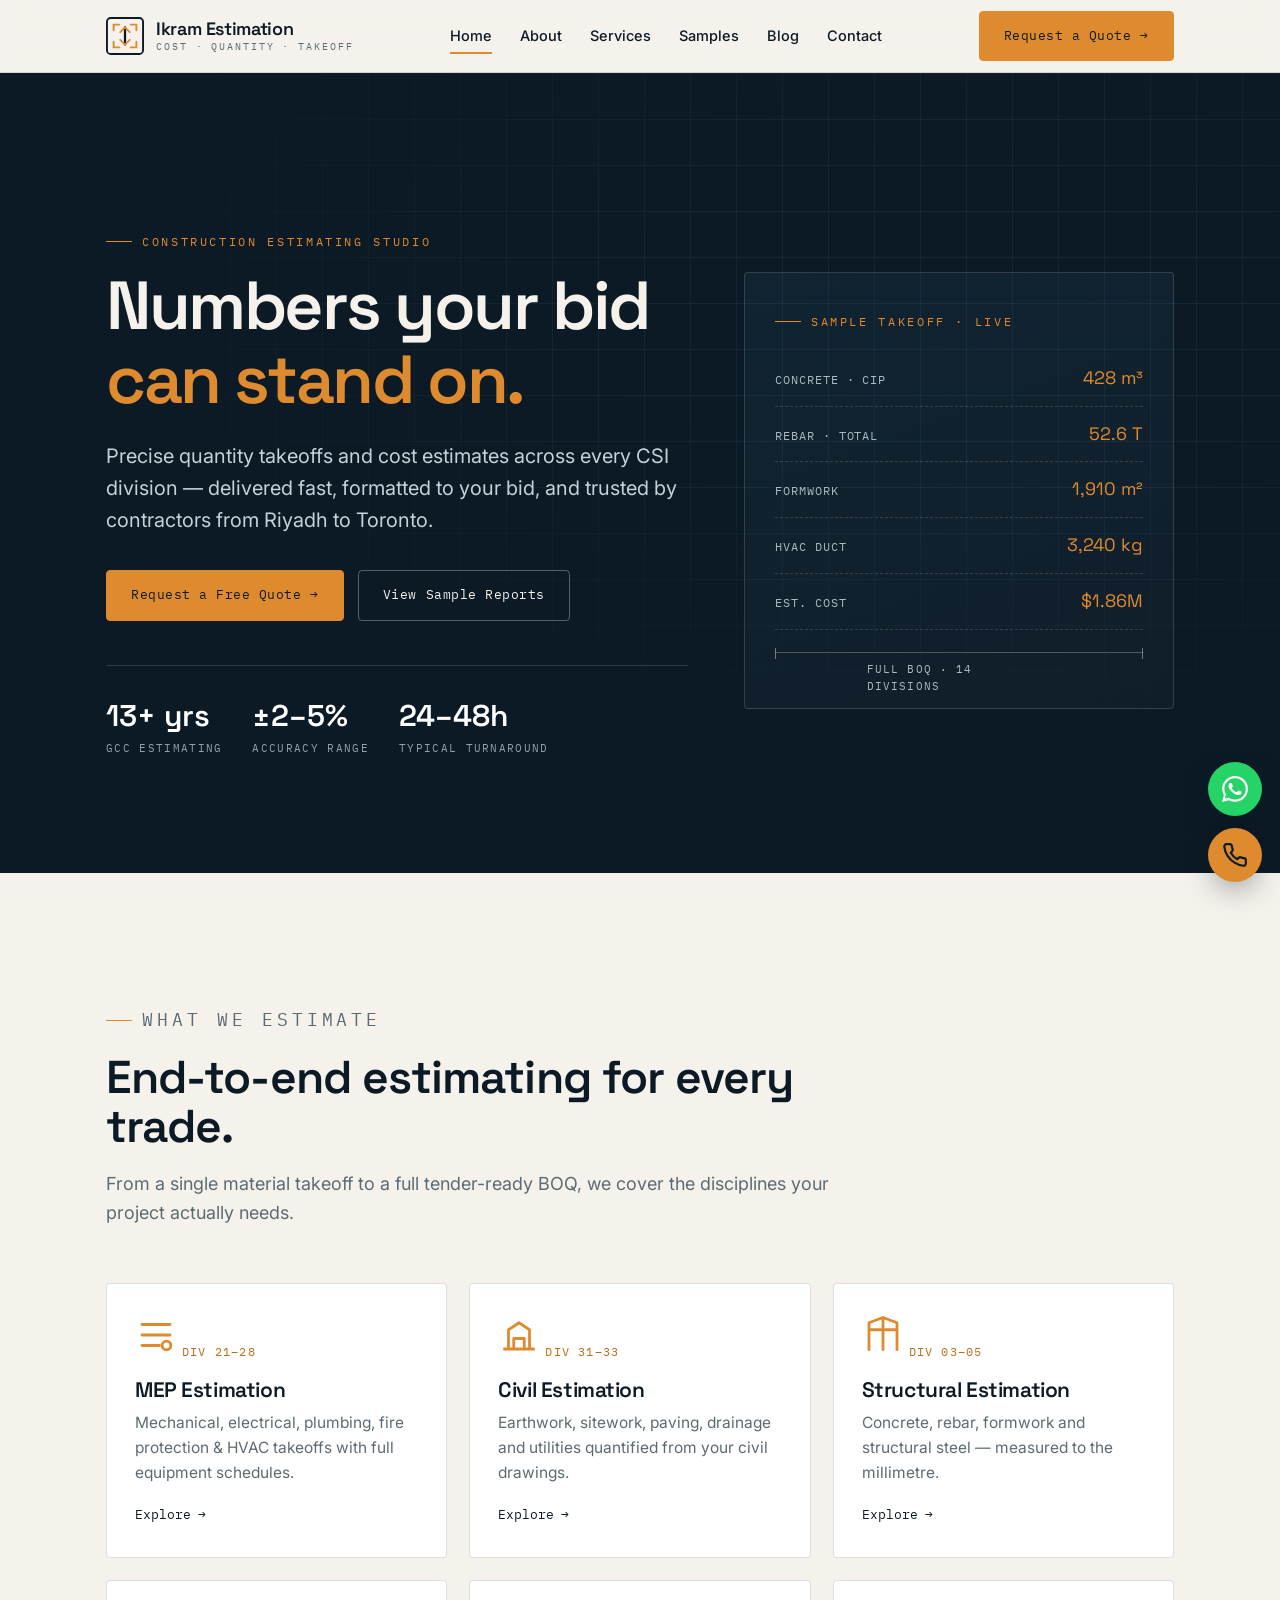
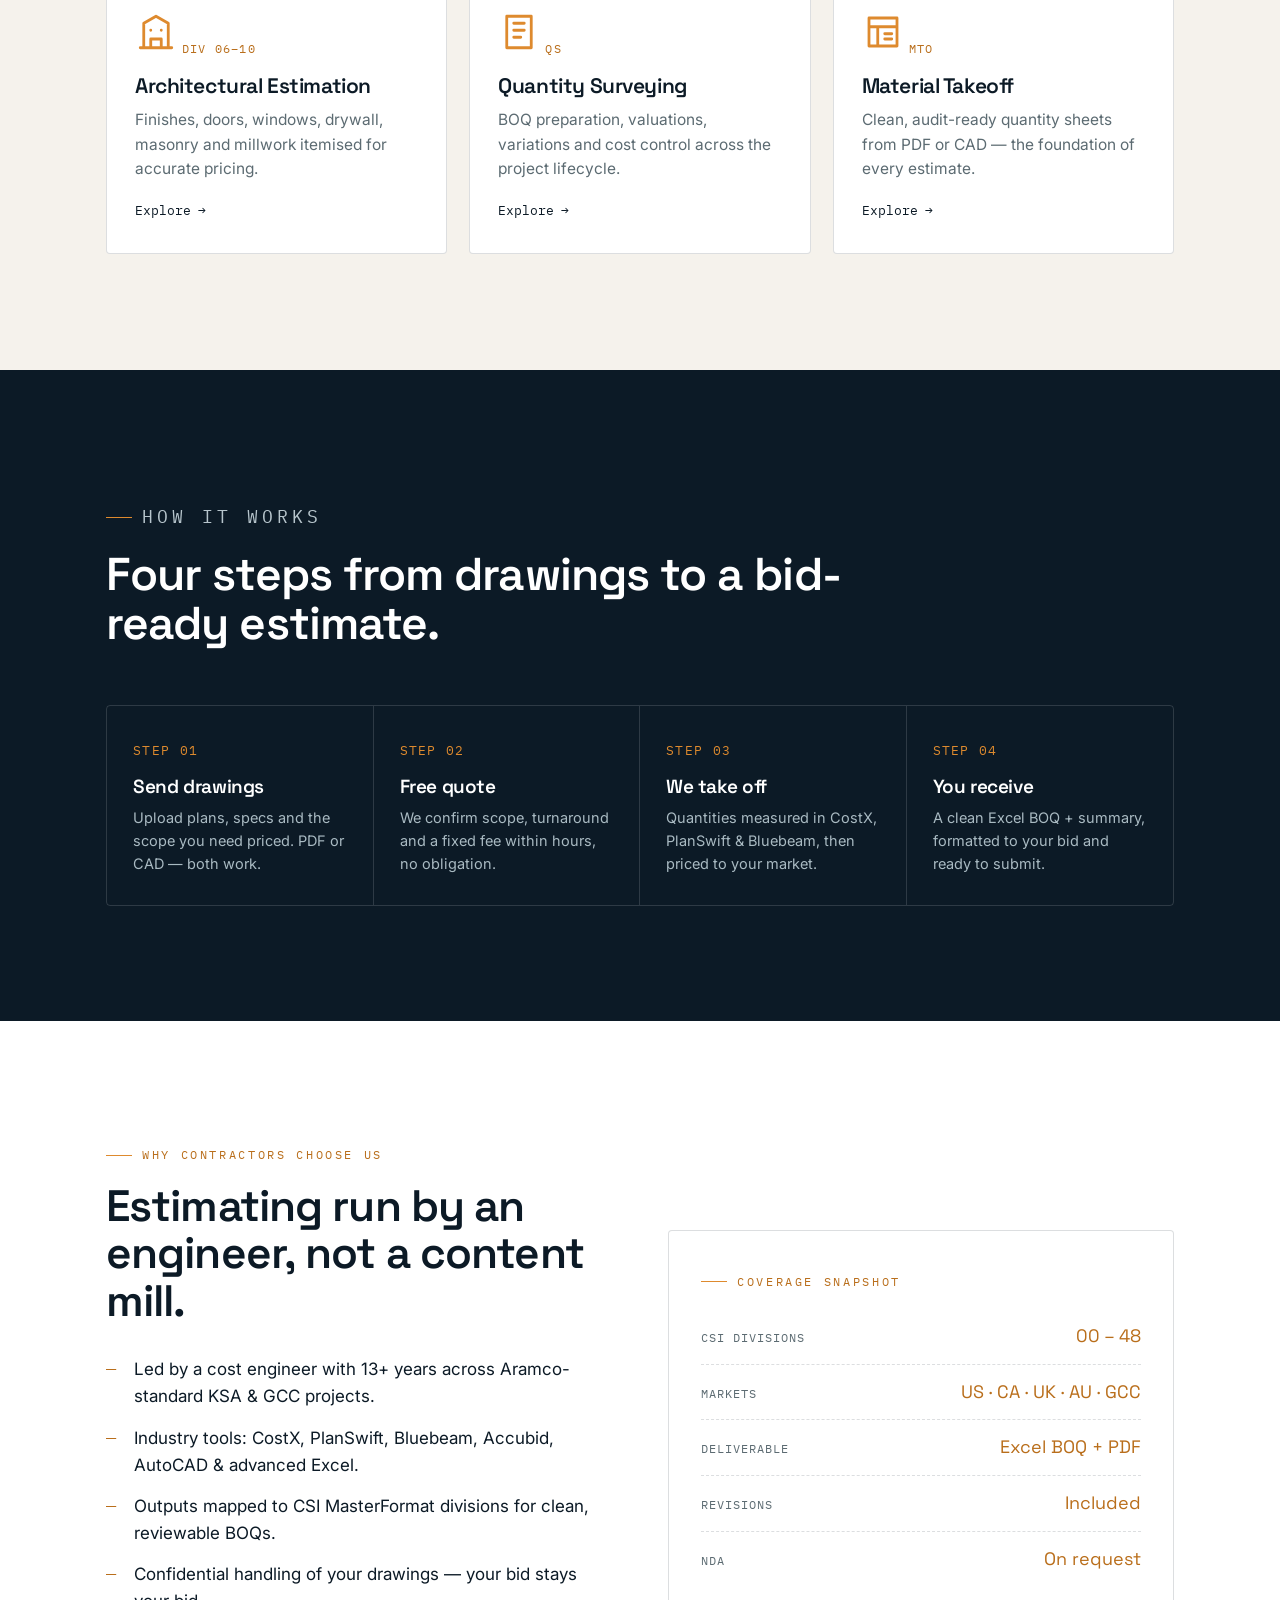
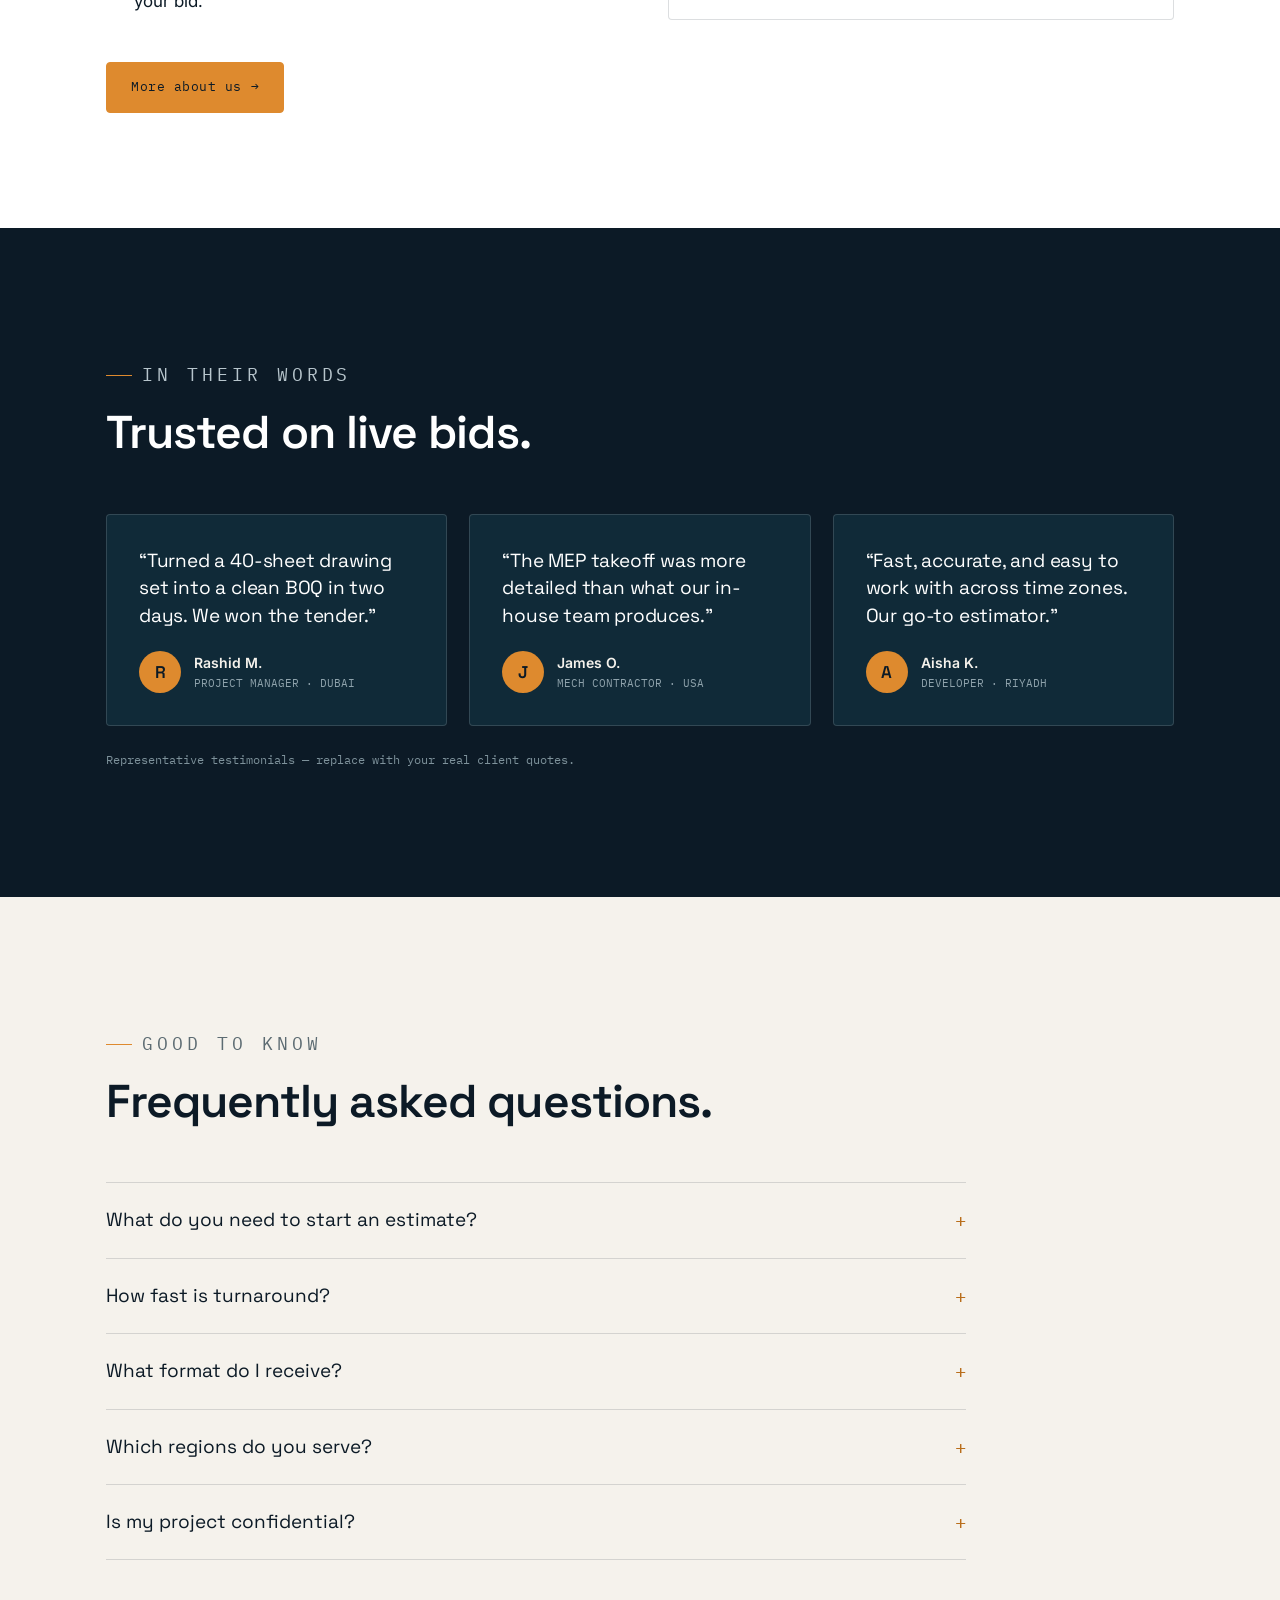
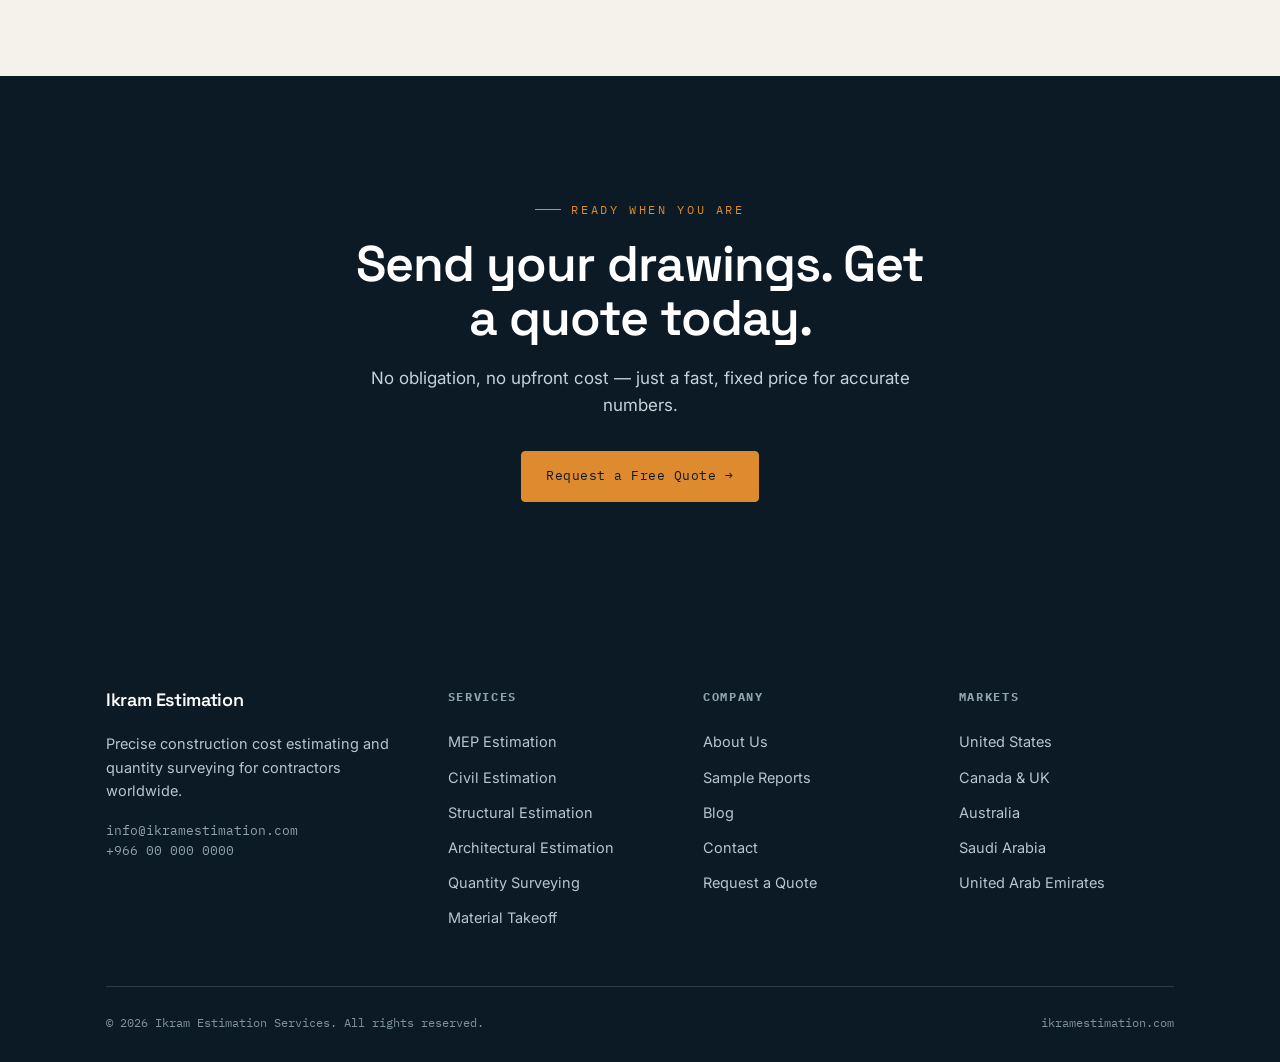
<file: index.html>
<!DOCTYPE html>
<html lang="en">
<head>
<meta charset="UTF-8">
<meta name="viewport" content="width=device-width, initial-scale=1.0">
<title>Ikram Estimation Services | Construction Cost Estimating &amp; Quantity Surveying</title>
<meta name="description" content="Accurate construction cost estimating, quantity surveying, MEP, civil, structural and architectural takeoffs for contractors worldwide. Fast turnaround, CSI-division BOQs, bid &amp; tender support. Serving USA, Canada, UK, Australia, KSA &amp; UAE.">
<meta name="keywords" content="construction estimation services, MEP estimation services, quantity surveying services, material takeoff services, construction cost estimator, freelance estimator, construction estimating company, estimation services USA, estimation services Saudi Arabia">
<link rel="canonical" href="https://ikramestimation.com/">
<meta name="robots" content="index, follow">

<!-- Open Graph / social -->
<meta property="og:type" content="website">
<meta property="og:title" content="Ikram Estimation Services | Construction Cost Estimating &amp; Quantity Surveying">
<meta property="og:description" content="Precise construction takeoffs and BOQs for contractors worldwide. Fast turnaround across all CSI divisions.">
<meta property="og:url" content="https://ikramestimation.com/">
<meta property="og:image" content="https://ikramestimation.com/assets/og-image.png">
<meta name="twitter:card" content="summary_large_image">

<link rel="preconnect" href="https://fonts.googleapis.com">
<link rel="preconnect" href="https://fonts.gstatic.com" crossorigin>
<link href="https://fonts.googleapis.com/css2?family=Space+Grotesk:wght@400;500;600;700&family=Inter:wght@400;500;600&family=IBM+Plex+Mono:wght@400;500&display=swap" rel="stylesheet">
<link rel="stylesheet" href="css/style.css">
<link rel="icon" href="assets/favicon.svg" type="image/svg+xml">

<!-- Schema: Professional Service -->
<script type="application/ld+json">
{
  "@context": "https://schema.org",
  "@type": "ProfessionalService",
  "name": "Ikram Estimation Services",
  "image": "https://ikramestimation.com/assets/og-image.png",
  "url": "https://ikramestimation.com/",
  "telephone": "+966-000-000-000",
  "email": "info@ikramestimation.com",
  "priceRange": "$$",
  "description": "Construction cost estimating, quantity surveying and material takeoff services for contractors and developers worldwide.",
  "areaServed": ["United States","Canada","United Kingdom","Australia","Saudi Arabia","United Arab Emirates"],
  "serviceType": ["Construction Cost Estimation","Quantity Surveying","MEP Estimation","Civil Estimation","Structural Estimation","Material Takeoff","Bid Preparation"]
}
</script>
</head>
<body>

<!-- ============ HEADER ============ -->
<header class="site-head">
  <div class="container head-row">
    <a class="brand" href="index.html" aria-label="Ikram Estimation Services home">
      <svg class="brand-mark" viewBox="0 0 40 40" fill="none" aria-hidden="true">
        <rect x="1" y="1" width="38" height="38" rx="4" stroke="#0C1A26" stroke-width="2"/>
        <path d="M8 8h6M8 8v6M32 8h-6M32 8v6M8 32h6M8 32v-6M32 32h-6M32 32v-6" stroke="#DE8A2E" stroke-width="2" stroke-linecap="round"/>
        <path d="M20 11v18" stroke="#0C1A26" stroke-width="2.4" stroke-linecap="round"/>
        <path d="M15 16l5-5 5 5M15 24l5 5 5-5" stroke="#DE8A2E" stroke-width="2" stroke-linecap="round" stroke-linejoin="round"/>
      </svg>
      <span class="brand-name">Ikram Estimation<span>COST · QUANTITY · TAKEOFF</span></span>
    </a>

    <nav class="nav" aria-label="Primary">
      <a href="index.html" class="active">Home</a>
      <a href="about.html">About</a>
      <div class="has-sub">
        <a href="services.html">Services</a>
        <div class="submenu">
          <a href="services/mep-estimation.html"><span class="num">21–28</span> MEP Estimation</a>
          <a href="services/civil-estimation.html"><span class="num">31–33</span> Civil Estimation</a>
          <a href="services/structural-estimation.html"><span class="num">03–05</span> Structural Estimation</a>
          <a href="services/architectural-estimation.html"><span class="num">06–10</span> Architectural Estimation</a>
          <a href="services/quantity-surveying.html"><span class="num">QS</span> Quantity Surveying</a>
          <a href="services/material-takeoff.html"><span class="num">MTO</span> Material Takeoff</a>
        </div>
      </div>
      <a href="samples.html">Samples</a>
      <a href="blog.html">Blog</a>
      <a href="contact.html">Contact</a>
    </nav>

    <div class="head-cta">
      <a class="btn btn--accent" href="contact.html">Request a Quote <span class="arw">→</span></a>
      <button class="menu-btn" aria-label="Open menu" aria-expanded="false"><span></span></button>
    </div>
  </div>
</header>

<!-- ============ HERO ============ -->
<section class="hero">
  <div class="container">
    <div class="hero-grid">
      <div>
        <p class="eyebrow on-dark">Construction Estimating Studio</p>
        <h1>Numbers your bid <span class="hl">can stand on.</span></h1>
        <p class="hero-sub">Precise quantity takeoffs and cost estimates across every CSI division — delivered fast, formatted to your bid, and trusted by contractors from Riyadh to Toronto.</p>
        <div class="hero-actions">
          <a class="btn btn--accent" href="contact.html">Request a Free Quote <span class="arw">→</span></a>
          <a class="btn btn--ghost on-dark" href="samples.html">View Sample Reports</a>
        </div>
        <div class="hero-trust">
          <div class="stat"><div class="n">13+ yrs</div><div class="l">GCC Estimating</div></div>
          <div class="stat"><div class="n">±2–5%</div><div class="l">Accuracy Range</div></div>
          <div class="stat"><div class="n">24–48h</div><div class="l">Typical Turnaround</div></div>
        </div>
      </div>

      <div class="draw-panel reveal">
        <p class="eyebrow on-dark" style="margin-bottom:20px">Sample Takeoff · Live</p>
        <div class="draw-row"><span class="k">CONCRETE · CIP</span><span class="v">428 m³</span></div>
        <div class="draw-row"><span class="k">REBAR · TOTAL</span><span class="v">52.6 T</span></div>
        <div class="draw-row"><span class="k">FORMWORK</span><span class="v">1,910 m²</span></div>
        <div class="draw-row"><span class="k">HVAC DUCT</span><span class="v">3,240 kg</span></div>
        <div class="draw-row"><span class="k">EST. COST</span><span class="v">$1.86M</span></div>
        <div class="dim"><span>FULL BOQ · 14 DIVISIONS</span></div>
      </div>
    </div>
  </div>
</section>

<!-- ============ SERVICES ============ -->
<section class="section section--paper" id="services">
  <div class="container">
    <div class="section-head">
      <p class="eyebrow">What we estimate</p>
      <h2>End-to-end estimating for every trade.</h2>
      <p>From a single material takeoff to a full tender-ready BOQ, we cover the disciplines your project actually needs.</p>
    </div>
    <div class="grid-3">
      <a class="card reveal" href="services/mep-estimation.html">
        <svg class="card-ico" viewBox="0 0 24 24" fill="none" stroke="currentColor" stroke-width="1.6"><path d="M4 6h16M4 12h16M4 18h10" stroke-linecap="round"/><circle cx="18" cy="18" r="2.5"/></svg>
        <span class="idx">DIV 21–28</span>
        <h3>MEP Estimation</h3>
        <p>Mechanical, electrical, plumbing, fire protection &amp; HVAC takeoffs with full equipment schedules.</p>
        <span class="lk">Explore <span class="arw">→</span></span>
      </a>
      <a class="card reveal" href="services/civil-estimation.html">
        <svg class="card-ico" viewBox="0 0 24 24" fill="none" stroke="currentColor" stroke-width="1.6"><path d="M3 20h18M6 20V9l6-4 6 4v11M9 20v-6h6v6" stroke-linejoin="round"/></svg>
        <span class="idx">DIV 31–33</span>
        <h3>Civil Estimation</h3>
        <p>Earthwork, sitework, paving, drainage and utilities quantified from your civil drawings.</p>
        <span class="lk">Explore <span class="arw">→</span></span>
      </a>
      <a class="card reveal" href="services/structural-estimation.html">
        <svg class="card-ico" viewBox="0 0 24 24" fill="none" stroke="currentColor" stroke-width="1.6"><path d="M4 21V5l8-3 8 3v16M4 9h16M12 2v19" stroke-linejoin="round"/></svg>
        <span class="idx">DIV 03–05</span>
        <h3>Structural Estimation</h3>
        <p>Concrete, rebar, formwork and structural steel — measured to the millimetre.</p>
        <span class="lk">Explore <span class="arw">→</span></span>
      </a>
      <a class="card reveal" href="services/architectural-estimation.html">
        <svg class="card-ico" viewBox="0 0 24 24" fill="none" stroke="currentColor" stroke-width="1.6"><path d="M3 21h18M5 21V7l7-4 7 4v14M9 21v-5h6v5M9 11h.01M15 11h.01" stroke-linecap="round" stroke-linejoin="round"/></svg>
        <span class="idx">DIV 06–10</span>
        <h3>Architectural Estimation</h3>
        <p>Finishes, doors, windows, drywall, masonry and millwork itemised for accurate pricing.</p>
        <span class="lk">Explore <span class="arw">→</span></span>
      </a>
      <a class="card reveal" href="services/quantity-surveying.html">
        <svg class="card-ico" viewBox="0 0 24 24" fill="none" stroke="currentColor" stroke-width="1.6"><path d="M5 3h14v18H5zM9 7h6M9 11h6M9 15h4" stroke-linecap="round" stroke-linejoin="round"/></svg>
        <span class="idx">QS</span>
        <h3>Quantity Surveying</h3>
        <p>BOQ preparation, valuations, variations and cost control across the project lifecycle.</p>
        <span class="lk">Explore <span class="arw">→</span></span>
      </a>
      <a class="card reveal" href="services/material-takeoff.html">
        <svg class="card-ico" viewBox="0 0 24 24" fill="none" stroke="currentColor" stroke-width="1.6"><path d="M4 4h16v16H4zM4 9h16M9 9v11" stroke-linejoin="round"/><path d="M13 13h4M13 16h4" stroke-linecap="round"/></svg>
        <span class="idx">MTO</span>
        <h3>Material Takeoff</h3>
        <p>Clean, audit-ready quantity sheets from PDF or CAD — the foundation of every estimate.</p>
        <span class="lk">Explore <span class="arw">→</span></span>
      </a>
    </div>
  </div>
</section>

<!-- ============ PROCESS ============ -->
<section class="section section--ink">
  <div class="container">
    <div class="section-head">
      <p class="eyebrow on-dark">How it works</p>
      <h2 style="color:#fff">Four steps from drawings to a bid-ready estimate.</h2>
    </div>
    <div class="steps reveal">
      <div class="step"><span class="sn">STEP 01</span><h4>Send drawings</h4><p>Upload plans, specs and the scope you need priced. PDF or CAD — both work.</p></div>
      <div class="step"><span class="sn">STEP 02</span><h4>Free quote</h4><p>We confirm scope, turnaround and a fixed fee within hours, no obligation.</p></div>
      <div class="step"><span class="sn">STEP 03</span><h4>We take off</h4><p>Quantities measured in CostX, PlanSwift &amp; Bluebeam, then priced to your market.</p></div>
      <div class="step"><span class="sn">STEP 04</span><h4>You receive</h4><p>A clean Excel BOQ + summary, formatted to your bid and ready to submit.</p></div>
    </div>
  </div>
</section>

<!-- ============ WHY US ============ -->
<section class="section section--white">
  <div class="container">
    <div class="split">
      <div>
        <p class="eyebrow">Why contractors choose us</p>
        <h2 style="font-size:clamp(28px,4vw,44px)">Estimating run by an engineer, not a content mill.</h2>
        <div class="prose" style="margin-top:24px">
          <ul>
            <li>Led by a cost engineer with 13+ years across Aramco-standard KSA &amp; GCC projects.</li>
            <li>Industry tools: CostX, PlanSwift, Bluebeam, Accubid, AutoCAD &amp; advanced Excel.</li>
            <li>Outputs mapped to CSI MasterFormat divisions for clean, reviewable BOQs.</li>
            <li>Confidential handling of your drawings — your bid stays your bid.</li>
          </ul>
        </div>
        <a class="btn btn--accent" href="about.html" style="margin-top:14px">More about us <span class="arw">→</span></a>
      </div>
      <div class="panel reveal">
        <p class="eyebrow">Coverage snapshot</p>
        <div class="draw-row"><span class="k">CSI DIVISIONS</span><span class="v">00 – 48</span></div>
        <div class="draw-row"><span class="k">MARKETS</span><span class="v">US · CA · UK · AU · GCC</span></div>
        <div class="draw-row"><span class="k">DELIVERABLE</span><span class="v">Excel BOQ + PDF</span></div>
        <div class="draw-row"><span class="k">REVISIONS</span><span class="v">Included</span></div>
        <div class="draw-row"><span class="k">NDA</span><span class="v">On request</span></div>
      </div>
    </div>
  </div>
</section>

<!-- ============ TESTIMONIALS ============ -->
<section class="section section--ink">
  <div class="container">
    <div class="section-head"><p class="eyebrow on-dark">In their words</p><h2 style="color:#fff">Trusted on live bids.</h2></div>
    <div class="grid-3">
      <div class="quote-card reveal"><blockquote>“Turned a 40-sheet drawing set into a clean BOQ in two days. We won the tender.”</blockquote><div class="who"><div class="av">R</div><div><div class="nm">Rashid M.</div><div class="rl">PROJECT MANAGER · DUBAI</div></div></div></div>
      <div class="quote-card reveal"><blockquote>“The MEP takeoff was more detailed than what our in-house team produces.”</blockquote><div class="who"><div class="av">J</div><div><div class="nm">James O.</div><div class="rl">MECH CONTRACTOR · USA</div></div></div></div>
      <div class="quote-card reveal"><blockquote>“Fast, accurate, and easy to work with across time zones. Our go-to estimator.”</blockquote><div class="who"><div class="av">A</div><div><div class="nm">Aisha K.</div><div class="rl">DEVELOPER · RIYADH</div></div></div></div>
    </div>
    <p style="font-family:var(--f-mono);font-size:12px;color:#7E929B;margin-top:24px">Representative testimonials — replace with your real client quotes.</p>
  </div>
</section>

<!-- ============ FAQ ============ -->
<section class="section section--paper">
  <div class="container">
    <div class="section-head"><p class="eyebrow">Good to know</p><h2>Frequently asked questions.</h2></div>
    <div class="faq" style="max-width:860px">
      <details><summary>What do you need to start an estimate? <span class="pm">+</span></summary><div class="ans">Your drawings (PDF or CAD), any specifications, and a note on the scope and trades you want priced. The more complete the set, the tighter the estimate.</div></details>
      <details><summary>How fast is turnaround? <span class="pm">+</span></summary><div class="ans">Most single-trade takeoffs are returned in 24–48 hours. Full multi-division BOQs depend on project size — we confirm a firm date with your free quote.</div></details>
      <details><summary>What format do I receive? <span class="pm">+</span></summary><div class="ans">A structured Excel workbook with quantities, a summary sheet, and a priced BOQ, plus a PDF copy. We can match your in-house template on request.</div></details>
      <details><summary>Which regions do you serve? <span class="pm">+</span></summary><div class="ans">Contractors worldwide — with deep experience in the USA, Canada, UK, Australia, Saudi Arabia and the UAE. Estimates are priced to your local market.</div></details>
      <details><summary>Is my project confidential? <span class="pm">+</span></summary><div class="ans">Always. Your drawings and pricing are never shared, and we’ll sign an NDA on request before any files are exchanged.</div></details>
    </div>
  </div>
</section>

<!-- ============ CTA ============ -->
<section class="section section--ink" style="text-align:center">
  <div class="container">
    <p class="eyebrow on-dark" style="justify-content:center">Ready when you are</p>
    <h2 style="color:#fff;font-size:clamp(30px,4.5vw,50px);max-width:18ch;margin:0 auto 20px">Send your drawings. Get a quote today.</h2>
    <p style="color:#C5D2D9;max-width:52ch;margin:0 auto 32px">No obligation, no upfront cost — just a fast, fixed price for accurate numbers.</p>
    <a class="btn btn--accent" href="contact.html">Request a Free Quote <span class="arw">→</span></a>
  </div>
</section>

<!-- ============ FOOTER ============ -->
<footer class="site-foot">
  <div class="container">
    <div class="foot-grid">
      <div class="foot-brand">
        <span class="brand-name" style="font-family:var(--f-display);font-weight:600;font-size:18px">Ikram Estimation</span>
        <p>Precise construction cost estimating and quantity surveying for contractors worldwide.</p>
        <p style="font-family:var(--f-mono);font-size:12.5px;color:#8FA3AC">info@ikramestimation.com<br>+966 00 000 0000</p>
      </div>
      <div><h5>Services</h5>
        <a href="services/mep-estimation.html">MEP Estimation</a>
        <a href="services/civil-estimation.html">Civil Estimation</a>
        <a href="services/structural-estimation.html">Structural Estimation</a>
        <a href="services/architectural-estimation.html">Architectural Estimation</a>
        <a href="services/quantity-surveying.html">Quantity Surveying</a>
        <a href="services/material-takeoff.html">Material Takeoff</a>
      </div>
      <div><h5>Company</h5>
        <a href="about.html">About Us</a>
        <a href="samples.html">Sample Reports</a>
        <a href="blog.html">Blog</a>
        <a href="contact.html">Contact</a>
        <a href="contact.html">Request a Quote</a>
      </div>
      <div><h5>Markets</h5>
        <a href="#">United States</a>
        <a href="#">Canada &amp; UK</a>
        <a href="#">Australia</a>
        <a href="#">Saudi Arabia</a>
        <a href="#">United Arab Emirates</a>
      </div>
    </div>
    <div class="foot-bottom">
      <span>© <span data-year>2026</span> Ikram Estimation Services. All rights reserved.</span>
      <span>ikramestimation.com</span>
    </div>
  </div>
</footer>

<!-- ============ FLOATING ACTIONS ============ -->
<div class="floaters">
  <a class="fab fab--wa" href="https://wa.me/966000000000" target="_blank" rel="noopener" aria-label="Chat on WhatsApp">
    <svg viewBox="0 0 24 24" fill="currentColor"><path d="M.057 24l1.687-6.163a11.867 11.867 0 01-1.587-5.945C.16 5.335 5.495 0 12.05 0a11.82 11.82 0 018.413 3.488 11.82 11.82 0 013.48 8.414c-.003 6.557-5.338 11.892-11.893 11.892a11.9 11.9 0 01-5.688-1.448L.057 24zm6.597-3.807c1.676.995 3.276 1.591 5.392 1.592 5.448 0 9.886-4.434 9.889-9.885.002-5.462-4.415-9.89-9.881-9.892-5.452 0-9.887 4.434-9.889 9.884a9.86 9.86 0 001.51 5.26l-.999 3.648 3.728-.978zm11.387-5.464c-.074-.124-.272-.198-.57-.347-.297-.149-1.758-.868-2.031-.967-.272-.099-.47-.149-.669.149-.198.297-.768.967-.941 1.165-.173.198-.347.223-.644.074-.297-.149-1.255-.462-2.39-1.475-.883-.788-1.48-1.761-1.653-2.059-.173-.297-.018-.458.13-.606.134-.133.297-.347.446-.521.151-.172.2-.296.3-.495.099-.198.05-.372-.025-.521-.075-.148-.669-1.611-.916-2.206-.242-.579-.487-.501-.669-.51l-.57-.01c-.198 0-.52.074-.792.372s-1.04 1.016-1.04 2.479 1.065 2.876 1.213 3.074c.149.198 2.095 3.2 5.076 4.487.709.306 1.263.489 1.694.626.712.226 1.36.194 1.872.118.571-.085 1.758-.719 2.006-1.413.248-.695.248-1.29.173-1.414z"/></svg>
  </a>
  <a class="fab fab--call" href="tel:+966000000000" aria-label="Call now">
    <svg viewBox="0 0 24 24" fill="none" stroke="currentColor" stroke-width="2"><path d="M22 16.92v3a2 2 0 01-2.18 2 19.79 19.79 0 01-8.63-3.07 19.5 19.5 0 01-6-6 19.79 19.79 0 01-3.07-8.67A2 2 0 014.11 2h3a2 2 0 012 1.72c.13.96.36 1.9.7 2.81a2 2 0 01-.45 2.11L8.09 9.91a16 16 0 006 6l1.27-1.27a2 2 0 012.11-.45c.91.34 1.85.57 2.81.7A2 2 0 0122 16.92z" stroke-linecap="round" stroke-linejoin="round"/></svg>
  </a>
</div>

<script src="js/main.js"></script>
</body>
</html>
</file>
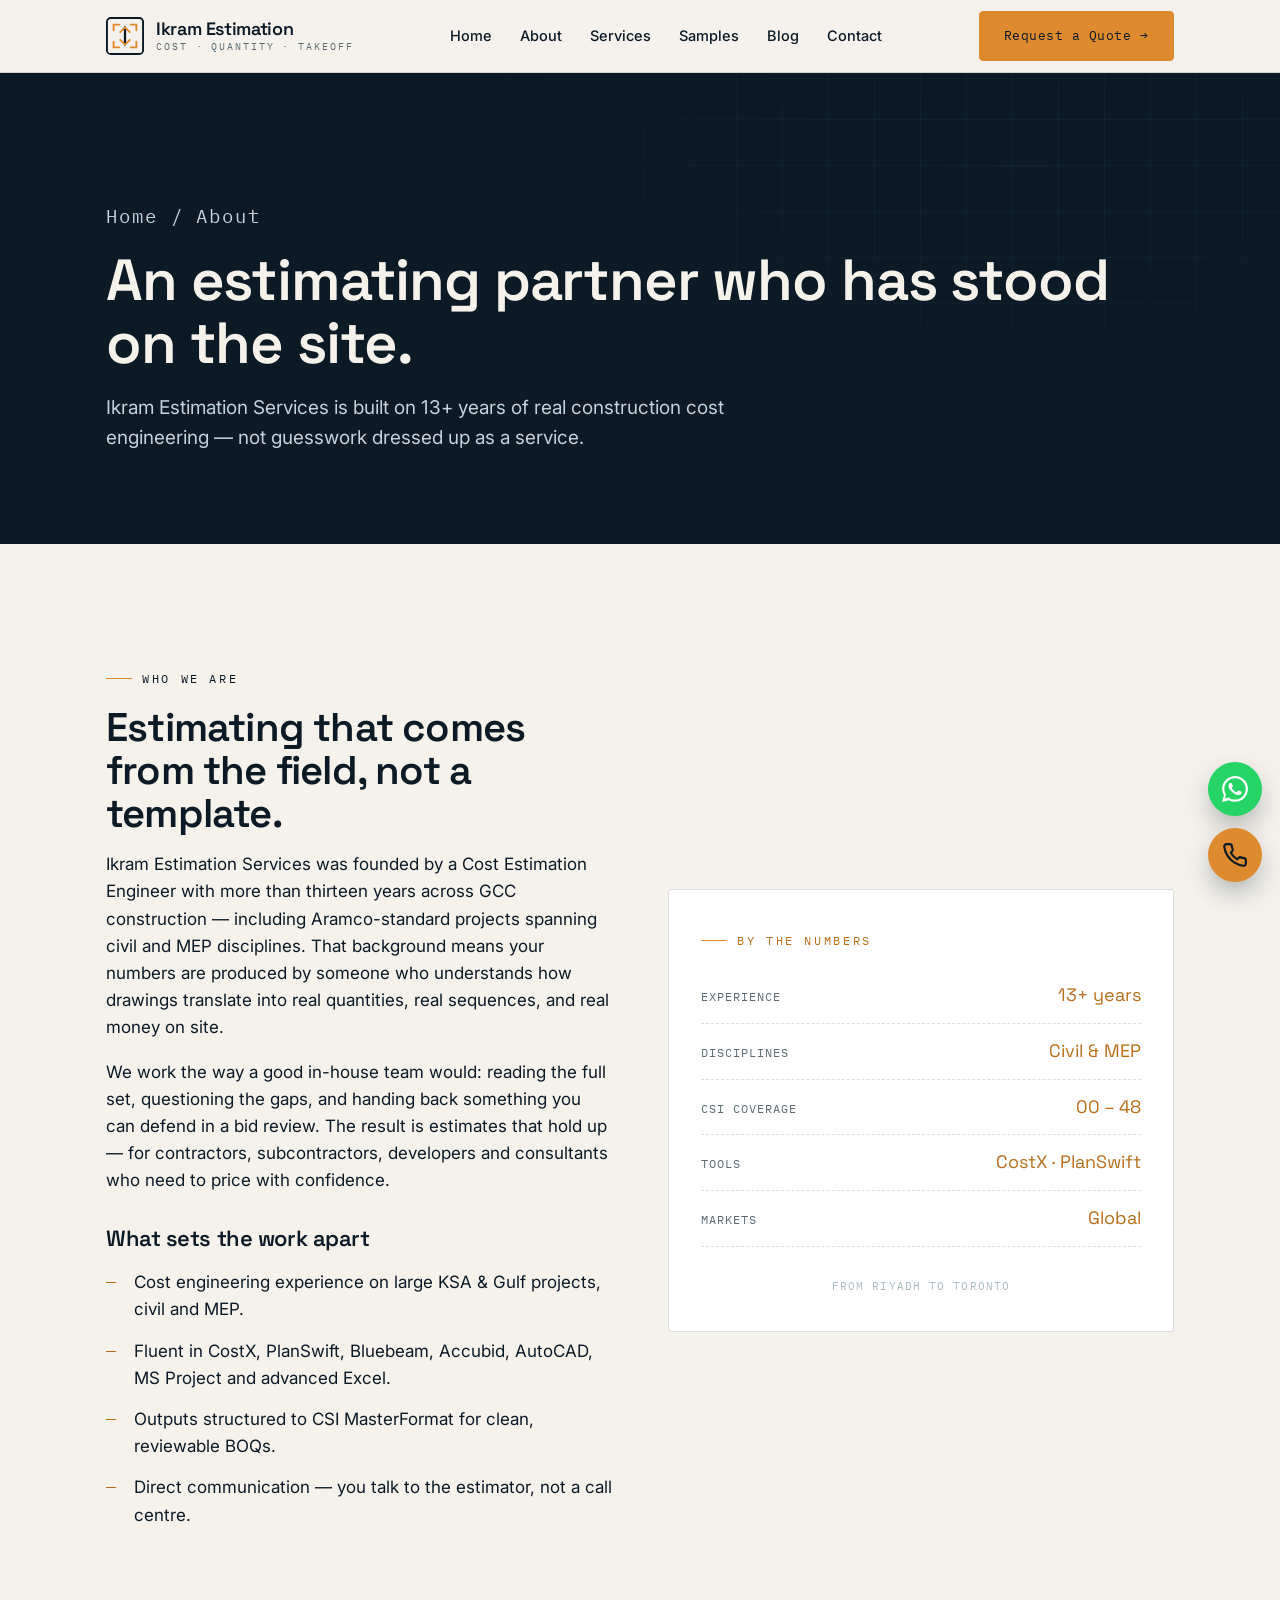
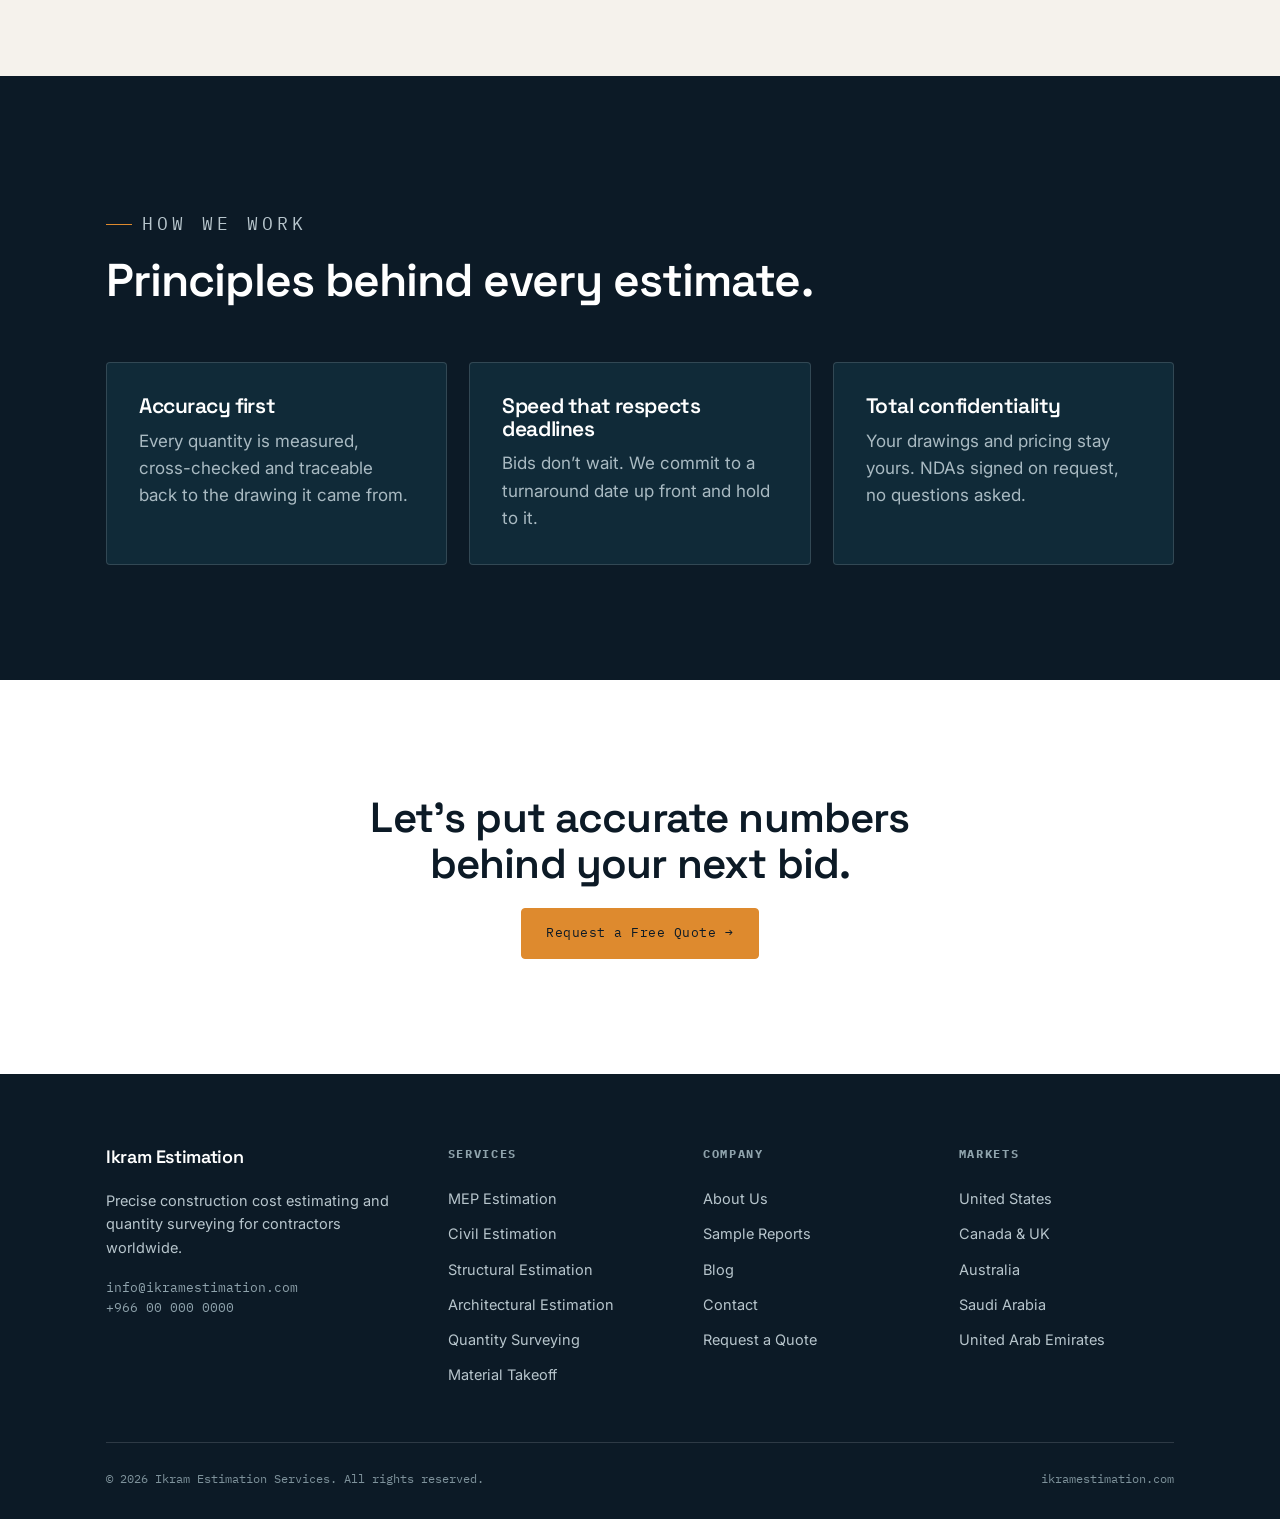
<file: about.html>
<!DOCTYPE html>
<html lang="en">
<head>
<meta charset="UTF-8">
<meta name="viewport" content="width=device-width, initial-scale=1.0">
<title>About Ikram Estimation Services | Construction Cost Engineer</title>
<meta name="description" content="Led by a cost estimation engineer with 13+ years in GCC and Aramco-standard construction. Accurate quantity surveying and estimating for contractors worldwide.">
<link rel="canonical" href="https://ikramestimation.com/about.html">
<meta name="robots" content="index, follow">
<meta property="og:type" content="website">
<meta property="og:title" content="About Ikram Estimation Services | Construction Cost Engineer">
<meta property="og:description" content="Led by a cost estimation engineer with 13+ years in GCC and Aramco-standard construction. Accurate quantity surveying and estimating for contractors worldwide.">
<meta property="og:url" content="https://ikramestimation.com/about.html">
<meta property="og:image" content="https://ikramestimation.com/assets/og-image.png">
<meta name="twitter:card" content="summary_large_image">
<link rel="preconnect" href="https://fonts.googleapis.com">
<link rel="preconnect" href="https://fonts.gstatic.com" crossorigin>
<link href="https://fonts.googleapis.com/css2?family=Space+Grotesk:wght@400;500;600;700&family=Inter:wght@400;500;600&family=IBM+Plex+Mono:wght@400;500&display=swap" rel="stylesheet">
<link rel="stylesheet" href="css/style.css">
<link rel="icon" href="assets/favicon.svg" type="image/svg+xml">
</head>
<body>
<header class="site-head">
  <div class="container head-row">
    <a class="brand" href="index.html" aria-label="Ikram Estimation Services home">
      <svg class="brand-mark" viewBox="0 0 40 40" fill="none" aria-hidden="true">
        <rect x="1" y="1" width="38" height="38" rx="4" stroke="#0C1A26" stroke-width="2"/>
        <path d="M8 8h6M8 8v6M32 8h-6M32 8v6M8 32h6M8 32v-6M32 32h-6M32 32v-6" stroke="#DE8A2E" stroke-width="2" stroke-linecap="round"/>
        <path d="M20 11v18" stroke="#0C1A26" stroke-width="2.4" stroke-linecap="round"/>
        <path d="M15 16l5-5 5 5M15 24l5 5 5-5" stroke="#DE8A2E" stroke-width="2" stroke-linecap="round" stroke-linejoin="round"/>
      </svg>
      <span class="brand-name">Ikram Estimation<span>COST &middot; QUANTITY &middot; TAKEOFF</span></span>
    </a>
    <nav class="nav" aria-label="Primary">
      <a href="index.html">Home</a>
      <a href="about.html">About</a>
      <div class="has-sub">
        <a href="services.html">Services</a>
        <div class="submenu">
          <a href="services/mep-estimation.html"><span class="num">21&ndash;28</span> MEP Estimation</a>
          <a href="services/civil-estimation.html"><span class="num">31&ndash;33</span> Civil Estimation</a>
          <a href="services/structural-estimation.html"><span class="num">03&ndash;05</span> Structural Estimation</a>
          <a href="services/architectural-estimation.html"><span class="num">06&ndash;10</span> Architectural Estimation</a>
          <a href="services/quantity-surveying.html"><span class="num">QS</span> Quantity Surveying</a>
          <a href="services/material-takeoff.html"><span class="num">MTO</span> Material Takeoff</a>
        </div>
      </div>
      <a href="samples.html">Samples</a>
      <a href="blog.html">Blog</a>
      <a href="contact.html">Contact</a>
    </nav>
    <div class="head-cta">
      <a class="btn btn--accent" href="contact.html">Request a Quote <span class="arw">&rarr;</span></a>
      <button class="menu-btn" aria-label="Open menu" aria-expanded="false"><span></span></button>
    </div>
  </div>
</header>
<section class="page-head">
  <div class="container">
    <p class="crumb"><a href="index.html">Home</a> / About</p>
    <h1>An estimating partner who has stood on the site.</h1>
    <p>Ikram Estimation Services is built on 13+ years of real construction cost engineering — not guesswork dressed up as a service.</p>
  </div>
</section>

<section class="section section--paper">
  <div class="container">
    <div class="split">
      <div class="prose">
        <p class="eyebrow">Who we are</p>
        <h2 style="font-size:clamp(28px,4vw,40px);margin-top:0">Estimating that comes from the field, not a template.</h2>
        <p>Ikram Estimation Services was founded by a Cost Estimation Engineer with more than thirteen years across GCC construction — including Aramco-standard projects spanning civil and MEP disciplines. That background means your numbers are produced by someone who understands how drawings translate into real quantities, real sequences, and real money on site.</p>
        <p>We work the way a good in-house team would: reading the full set, questioning the gaps, and handing back something you can defend in a bid review. The result is estimates that hold up — for contractors, subcontractors, developers and consultants who need to price with confidence.</p>
        <h3>What sets the work apart</h3>
        <ul>
          <li>Cost engineering experience on large KSA &amp; Gulf projects, civil and MEP.</li>
          <li>Fluent in CostX, PlanSwift, Bluebeam, Accubid, AutoCAD, MS&nbsp;Project and advanced Excel.</li>
          <li>Outputs structured to CSI MasterFormat for clean, reviewable BOQs.</li>
          <li>Direct communication — you talk to the estimator, not a call centre.</li>
        </ul>
      </div>
      <div class="panel reveal">
        <p class="eyebrow">By the numbers</p>
        <div class="draw-row"><span class="k">EXPERIENCE</span><span class="v">13+ years</span></div>
        <div class="draw-row"><span class="k">DISCIPLINES</span><span class="v">Civil &amp; MEP</span></div>
        <div class="draw-row"><span class="k">CSI COVERAGE</span><span class="v">00 &ndash; 48</span></div>
        <div class="draw-row"><span class="k">TOOLS</span><span class="v">CostX &middot; PlanSwift</span></div>
        <div class="draw-row"><span class="k">MARKETS</span><span class="v">Global</span></div>
        <div class="dim"><span>FROM RIYADH TO TORONTO</span></div>
      </div>
    </div>
  </div>
</section>

<section class="section section--ink">
  <div class="container">
    <div class="section-head"><p class="eyebrow on-dark">How we work</p><h2 style="color:#fff">Principles behind every estimate.</h2></div>
    <div class="grid-3">
      <div class="quote-card reveal"><h3 style="color:#fff;font-size:21px;margin-bottom:10px">Accuracy first</h3><p style="color:#A9BAC2;margin:0">Every quantity is measured, cross-checked and traceable back to the drawing it came from.</p></div>
      <div class="quote-card reveal"><h3 style="color:#fff;font-size:21px;margin-bottom:10px">Speed that respects deadlines</h3><p style="color:#A9BAC2;margin:0">Bids don&rsquo;t wait. We commit to a turnaround date up front and hold to it.</p></div>
      <div class="quote-card reveal"><h3 style="color:#fff;font-size:21px;margin-bottom:10px">Total confidentiality</h3><p style="color:#A9BAC2;margin:0">Your drawings and pricing stay yours. NDAs signed on request, no questions asked.</p></div>
    </div>
  </div>
</section>

<section class="section section--white" style="text-align:center">
  <div class="container">
    <h2 style="font-size:clamp(28px,4vw,42px);max-width:20ch;margin:0 auto 22px">Let&rsquo;s put accurate numbers behind your next bid.</h2>
    <a class="btn btn--accent" href="contact.html">Request a Free Quote <span class="arw">&rarr;</span></a>
  </div>
</section>
<footer class="site-foot">
  <div class="container">
    <div class="foot-grid">
      <div class="foot-brand">
        <span class="brand-name" style="font-family:var(--f-display);font-weight:600;font-size:18px">Ikram Estimation</span>
        <p>Precise construction cost estimating and quantity surveying for contractors worldwide.</p>
        <p style="font-family:var(--f-mono);font-size:12.5px;color:#8FA3AC">info@ikramestimation.com<br>+966 00 000 0000</p>
      </div>
      <div><h5>Services</h5>
        <a href="services/mep-estimation.html">MEP Estimation</a>
        <a href="services/civil-estimation.html">Civil Estimation</a>
        <a href="services/structural-estimation.html">Structural Estimation</a>
        <a href="services/architectural-estimation.html">Architectural Estimation</a>
        <a href="services/quantity-surveying.html">Quantity Surveying</a>
        <a href="services/material-takeoff.html">Material Takeoff</a>
      </div>
      <div><h5>Company</h5>
        <a href="about.html">About Us</a>
        <a href="samples.html">Sample Reports</a>
        <a href="blog.html">Blog</a>
        <a href="contact.html">Contact</a>
        <a href="contact.html">Request a Quote</a>
      </div>
      <div><h5>Markets</h5>
        <a href="services.html">United States</a>
        <a href="services.html">Canada &amp; UK</a>
        <a href="services.html">Australia</a>
        <a href="services.html">Saudi Arabia</a>
        <a href="services.html">United Arab Emirates</a>
      </div>
    </div>
    <div class="foot-bottom">
      <span>&copy; <span data-year>2026</span> Ikram Estimation Services. All rights reserved.</span>
      <span>ikramestimation.com</span>
    </div>
  </div>
</footer>
<div class="floaters">
  <a class="fab fab--wa" href="https://wa.me/966000000000" target="_blank" rel="noopener" aria-label="Chat on WhatsApp">
    <svg viewBox="0 0 24 24" fill="currentColor"><path d="M.057 24l1.687-6.163a11.867 11.867 0 01-1.587-5.945C.16 5.335 5.495 0 12.05 0a11.82 11.82 0 018.413 3.488 11.82 11.82 0 013.48 8.414c-.003 6.557-5.338 11.892-11.893 11.892a11.9 11.9 0 01-5.688-1.448L.057 24zm6.597-3.807c1.676.995 3.276 1.591 5.392 1.592 5.448 0 9.886-4.434 9.889-9.885.002-5.462-4.415-9.89-9.881-9.892-5.452 0-9.887 4.434-9.889 9.884a9.86 9.86 0 001.51 5.26l-.999 3.648 3.728-.978zm11.387-5.464c-.074-.124-.272-.198-.57-.347-.297-.149-1.758-.868-2.031-.967-.272-.099-.47-.149-.669.149-.198.297-.768.967-.941 1.165-.173.198-.347.223-.644.074-.297-.149-1.255-.462-2.39-1.475-.883-.788-1.48-1.761-1.653-2.059-.173-.297-.018-.458.13-.606.134-.133.297-.347.446-.521.151-.172.2-.296.3-.495.099-.198.05-.372-.025-.521-.075-.148-.669-1.611-.916-2.206-.242-.579-.487-.501-.669-.51l-.57-.01c-.198 0-.52.074-.792.372s-1.04 1.016-1.04 2.479 1.065 2.876 1.213 3.074c.149.198 2.095 3.2 5.076 4.487.709.306 1.263.489 1.694.626.712.226 1.36.194 1.872.118.571-.085 1.758-.719 2.006-1.413.248-.695.248-1.29.173-1.414z"/></svg>
  </a>
  <a class="fab fab--call" href="tel:+966000000000" aria-label="Call now">
    <svg viewBox="0 0 24 24" fill="none" stroke="currentColor" stroke-width="2"><path d="M22 16.92v3a2 2 0 01-2.18 2 19.79 19.79 0 01-8.63-3.07 19.5 19.5 0 01-6-6 19.79 19.79 0 01-3.07-8.67A2 2 0 014.11 2h3a2 2 0 012 1.72c.13.96.36 1.9.7 2.81a2 2 0 01-.45 2.11L8.09 9.91a16 16 0 006 6l1.27-1.27a2 2 0 012.11-.45c.91.34 1.85.57 2.81.7A2 2 0 0122 16.92z" stroke-linecap="round" stroke-linejoin="round"/></svg>
  </a>
</div>
<script src="js/main.js"></script>
</body>
</html>
</file>
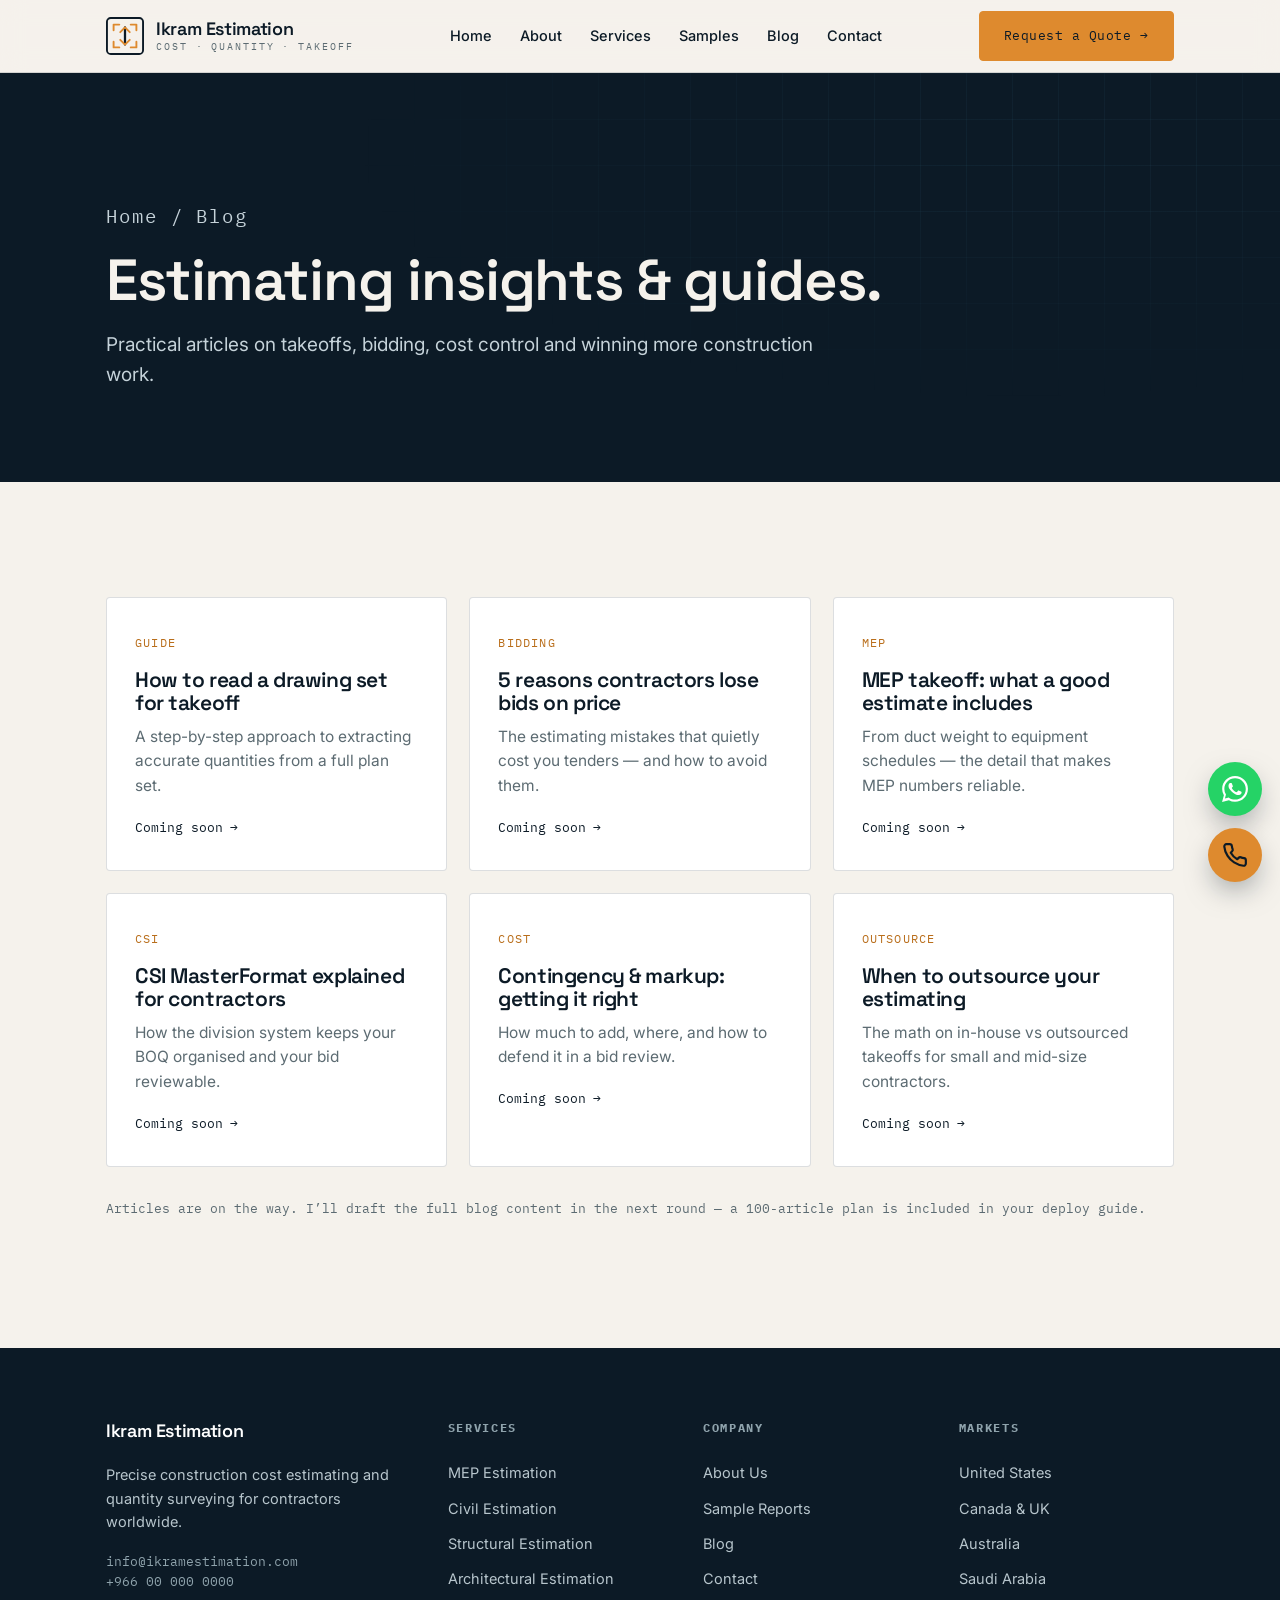
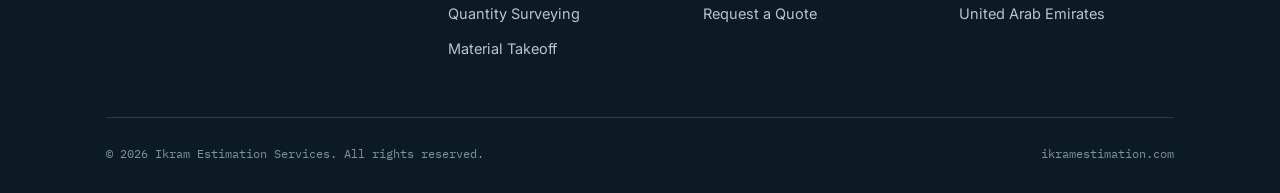
<file: blog.html>
<!DOCTYPE html>
<html lang="en">
<head>
<meta charset="UTF-8">
<meta name="viewport" content="width=device-width, initial-scale=1.0">
<title>Estimating Blog &amp; Guides | Ikram Estimation Services</title>
<meta name="description" content="Practical guides on construction takeoffs, bidding, cost control and winning more work. Insights from a working cost estimation engineer.">
<link rel="canonical" href="https://ikramestimation.com/blog.html">
<meta name="robots" content="index, follow">
<meta property="og:type" content="website">
<meta property="og:title" content="Estimating Blog &amp; Guides | Ikram Estimation Services">
<meta property="og:description" content="Practical guides on construction takeoffs, bidding, cost control and winning more work. Insights from a working cost estimation engineer.">
<meta property="og:url" content="https://ikramestimation.com/blog.html">
<meta property="og:image" content="https://ikramestimation.com/assets/og-image.png">
<meta name="twitter:card" content="summary_large_image">
<link rel="preconnect" href="https://fonts.googleapis.com">
<link rel="preconnect" href="https://fonts.gstatic.com" crossorigin>
<link href="https://fonts.googleapis.com/css2?family=Space+Grotesk:wght@400;500;600;700&family=Inter:wght@400;500;600&family=IBM+Plex+Mono:wght@400;500&display=swap" rel="stylesheet">
<link rel="stylesheet" href="css/style.css">
<link rel="icon" href="assets/favicon.svg" type="image/svg+xml">
</head>
<body>
<header class="site-head">
  <div class="container head-row">
    <a class="brand" href="index.html" aria-label="Ikram Estimation Services home">
      <svg class="brand-mark" viewBox="0 0 40 40" fill="none" aria-hidden="true">
        <rect x="1" y="1" width="38" height="38" rx="4" stroke="#0C1A26" stroke-width="2"/>
        <path d="M8 8h6M8 8v6M32 8h-6M32 8v6M8 32h6M8 32v-6M32 32h-6M32 32v-6" stroke="#DE8A2E" stroke-width="2" stroke-linecap="round"/>
        <path d="M20 11v18" stroke="#0C1A26" stroke-width="2.4" stroke-linecap="round"/>
        <path d="M15 16l5-5 5 5M15 24l5 5 5-5" stroke="#DE8A2E" stroke-width="2" stroke-linecap="round" stroke-linejoin="round"/>
      </svg>
      <span class="brand-name">Ikram Estimation<span>COST &middot; QUANTITY &middot; TAKEOFF</span></span>
    </a>
    <nav class="nav" aria-label="Primary">
      <a href="index.html">Home</a>
      <a href="about.html">About</a>
      <div class="has-sub">
        <a href="services.html">Services</a>
        <div class="submenu">
          <a href="services/mep-estimation.html"><span class="num">21&ndash;28</span> MEP Estimation</a>
          <a href="services/civil-estimation.html"><span class="num">31&ndash;33</span> Civil Estimation</a>
          <a href="services/structural-estimation.html"><span class="num">03&ndash;05</span> Structural Estimation</a>
          <a href="services/architectural-estimation.html"><span class="num">06&ndash;10</span> Architectural Estimation</a>
          <a href="services/quantity-surveying.html"><span class="num">QS</span> Quantity Surveying</a>
          <a href="services/material-takeoff.html"><span class="num">MTO</span> Material Takeoff</a>
        </div>
      </div>
      <a href="samples.html">Samples</a>
      <a href="blog.html">Blog</a>
      <a href="contact.html">Contact</a>
    </nav>
    <div class="head-cta">
      <a class="btn btn--accent" href="contact.html">Request a Quote <span class="arw">&rarr;</span></a>
      <button class="menu-btn" aria-label="Open menu" aria-expanded="false"><span></span></button>
    </div>
  </div>
</header>
<section class="page-head">
  <div class="container">
    <p class="crumb"><a href="index.html">Home</a> / Blog</p>
    <h1>Estimating insights &amp; guides.</h1>
    <p>Practical articles on takeoffs, bidding, cost control and winning more construction work.</p>
  </div>
</section>

<section class="section section--paper">
  <div class="container">
    <div class="grid-3">
      <a class="card reveal" href="contact.html"><span class="idx">GUIDE</span><h3>How to read a drawing set for takeoff</h3><p>A step-by-step approach to extracting accurate quantities from a full plan set.</p><span class="lk">Coming soon <span class="arw">&rarr;</span></span></a>
      <a class="card reveal" href="contact.html"><span class="idx">BIDDING</span><h3>5 reasons contractors lose bids on price</h3><p>The estimating mistakes that quietly cost you tenders — and how to avoid them.</p><span class="lk">Coming soon <span class="arw">&rarr;</span></span></a>
      <a class="card reveal" href="contact.html"><span class="idx">MEP</span><h3>MEP takeoff: what a good estimate includes</h3><p>From duct weight to equipment schedules — the detail that makes MEP numbers reliable.</p><span class="lk">Coming soon <span class="arw">&rarr;</span></span></a>
      <a class="card reveal" href="contact.html"><span class="idx">CSI</span><h3>CSI MasterFormat explained for contractors</h3><p>How the division system keeps your BOQ organised and your bid reviewable.</p><span class="lk">Coming soon <span class="arw">&rarr;</span></span></a>
      <a class="card reveal" href="contact.html"><span class="idx">COST</span><h3>Contingency &amp; markup: getting it right</h3><p>How much to add, where, and how to defend it in a bid review.</p><span class="lk">Coming soon <span class="arw">&rarr;</span></span></a>
      <a class="card reveal" href="contact.html"><span class="idx">OUTSOURCE</span><h3>When to outsource your estimating</h3><p>The math on in-house vs outsourced takeoffs for small and mid-size contractors.</p><span class="lk">Coming soon <span class="arw">&rarr;</span></span></a>
    </div>
    <p style="font-family:var(--f-mono);font-size:13px;color:var(--steel);margin-top:32px">Articles are on the way. I&rsquo;ll draft the full blog content in the next round — a 100-article plan is included in your deploy guide.</p>
  </div>
</section>
<footer class="site-foot">
  <div class="container">
    <div class="foot-grid">
      <div class="foot-brand">
        <span class="brand-name" style="font-family:var(--f-display);font-weight:600;font-size:18px">Ikram Estimation</span>
        <p>Precise construction cost estimating and quantity surveying for contractors worldwide.</p>
        <p style="font-family:var(--f-mono);font-size:12.5px;color:#8FA3AC">info@ikramestimation.com<br>+966 00 000 0000</p>
      </div>
      <div><h5>Services</h5>
        <a href="services/mep-estimation.html">MEP Estimation</a>
        <a href="services/civil-estimation.html">Civil Estimation</a>
        <a href="services/structural-estimation.html">Structural Estimation</a>
        <a href="services/architectural-estimation.html">Architectural Estimation</a>
        <a href="services/quantity-surveying.html">Quantity Surveying</a>
        <a href="services/material-takeoff.html">Material Takeoff</a>
      </div>
      <div><h5>Company</h5>
        <a href="about.html">About Us</a>
        <a href="samples.html">Sample Reports</a>
        <a href="blog.html">Blog</a>
        <a href="contact.html">Contact</a>
        <a href="contact.html">Request a Quote</a>
      </div>
      <div><h5>Markets</h5>
        <a href="services.html">United States</a>
        <a href="services.html">Canada &amp; UK</a>
        <a href="services.html">Australia</a>
        <a href="services.html">Saudi Arabia</a>
        <a href="services.html">United Arab Emirates</a>
      </div>
    </div>
    <div class="foot-bottom">
      <span>&copy; <span data-year>2026</span> Ikram Estimation Services. All rights reserved.</span>
      <span>ikramestimation.com</span>
    </div>
  </div>
</footer>
<div class="floaters">
  <a class="fab fab--wa" href="https://wa.me/966000000000" target="_blank" rel="noopener" aria-label="Chat on WhatsApp">
    <svg viewBox="0 0 24 24" fill="currentColor"><path d="M.057 24l1.687-6.163a11.867 11.867 0 01-1.587-5.945C.16 5.335 5.495 0 12.05 0a11.82 11.82 0 018.413 3.488 11.82 11.82 0 013.48 8.414c-.003 6.557-5.338 11.892-11.893 11.892a11.9 11.9 0 01-5.688-1.448L.057 24zm6.597-3.807c1.676.995 3.276 1.591 5.392 1.592 5.448 0 9.886-4.434 9.889-9.885.002-5.462-4.415-9.89-9.881-9.892-5.452 0-9.887 4.434-9.889 9.884a9.86 9.86 0 001.51 5.26l-.999 3.648 3.728-.978zm11.387-5.464c-.074-.124-.272-.198-.57-.347-.297-.149-1.758-.868-2.031-.967-.272-.099-.47-.149-.669.149-.198.297-.768.967-.941 1.165-.173.198-.347.223-.644.074-.297-.149-1.255-.462-2.39-1.475-.883-.788-1.48-1.761-1.653-2.059-.173-.297-.018-.458.13-.606.134-.133.297-.347.446-.521.151-.172.2-.296.3-.495.099-.198.05-.372-.025-.521-.075-.148-.669-1.611-.916-2.206-.242-.579-.487-.501-.669-.51l-.57-.01c-.198 0-.52.074-.792.372s-1.04 1.016-1.04 2.479 1.065 2.876 1.213 3.074c.149.198 2.095 3.2 5.076 4.487.709.306 1.263.489 1.694.626.712.226 1.36.194 1.872.118.571-.085 1.758-.719 2.006-1.413.248-.695.248-1.29.173-1.414z"/></svg>
  </a>
  <a class="fab fab--call" href="tel:+966000000000" aria-label="Call now">
    <svg viewBox="0 0 24 24" fill="none" stroke="currentColor" stroke-width="2"><path d="M22 16.92v3a2 2 0 01-2.18 2 19.79 19.79 0 01-8.63-3.07 19.5 19.5 0 01-6-6 19.79 19.79 0 01-3.07-8.67A2 2 0 014.11 2h3a2 2 0 012 1.72c.13.96.36 1.9.7 2.81a2 2 0 01-.45 2.11L8.09 9.91a16 16 0 006 6l1.27-1.27a2 2 0 012.11-.45c.91.34 1.85.57 2.81.7A2 2 0 0122 16.92z" stroke-linecap="round" stroke-linejoin="round"/></svg>
  </a>
</div>
<script src="js/main.js"></script>
</body>
</html>
</file>
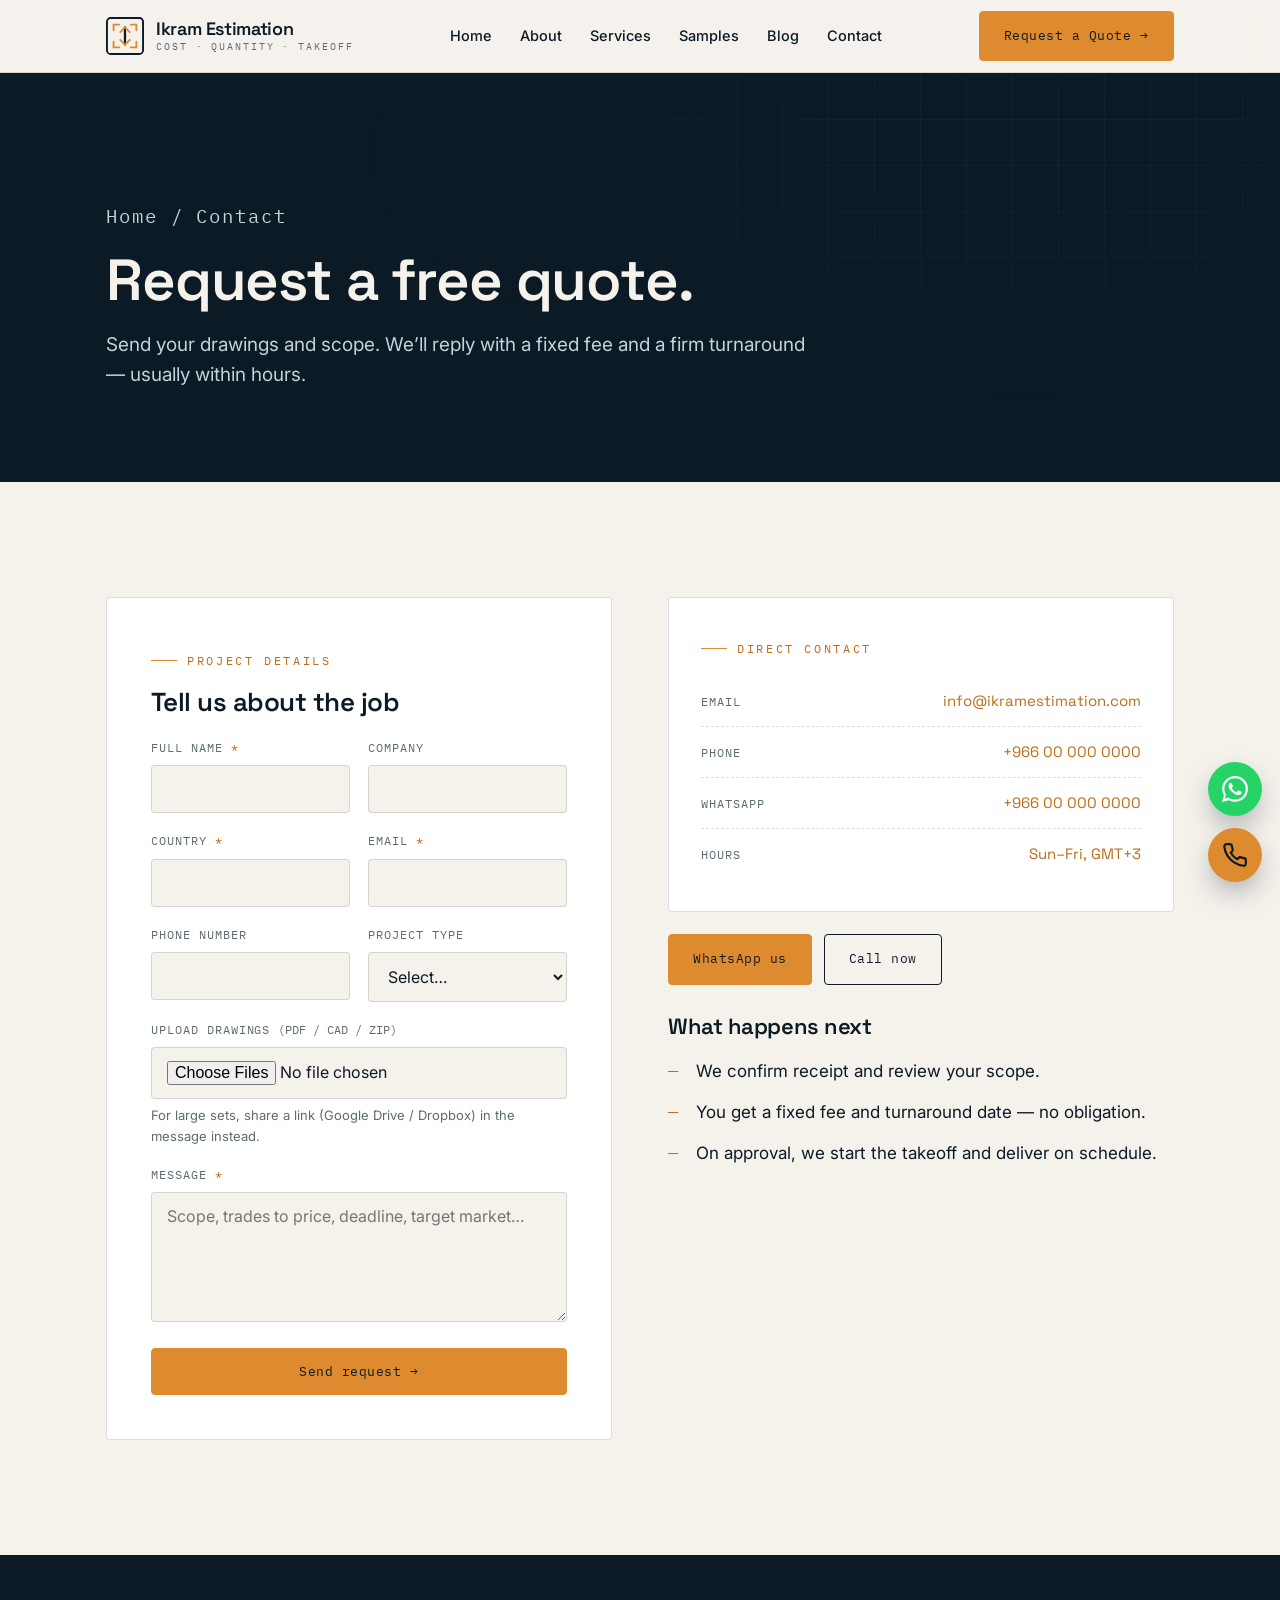
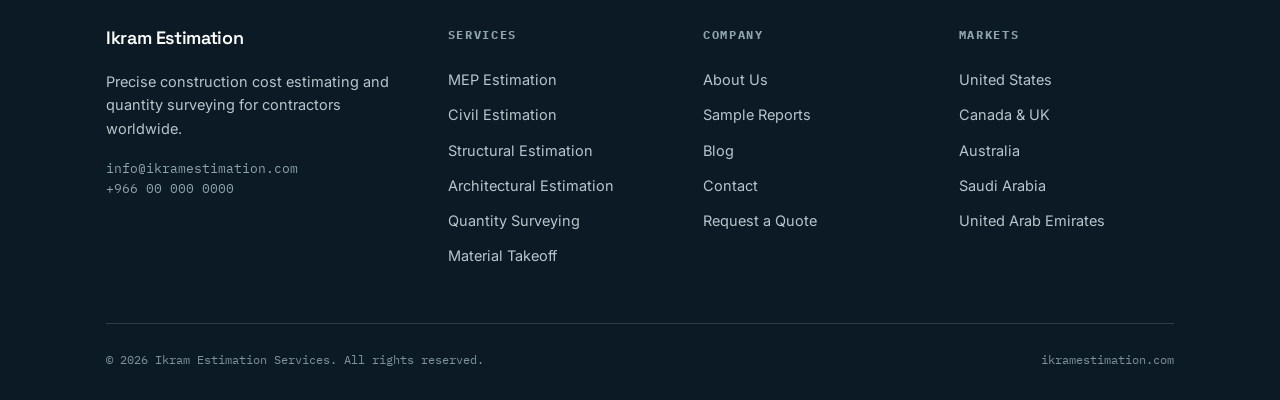
<file: contact.html>
<!DOCTYPE html>
<html lang="en">
<head>
<meta charset="UTF-8">
<meta name="viewport" content="width=device-width, initial-scale=1.0">
<title>Request a Free Quote | Ikram Estimation Services</title>
<meta name="description" content="Send your drawings for a free, fixed-price construction estimating quote. Fast turnaround for contractors in the USA, Canada, UK, Australia, KSA and UAE.">
<link rel="canonical" href="https://ikramestimation.com/contact.html">
<meta name="robots" content="index, follow">
<meta property="og:type" content="website">
<meta property="og:title" content="Request a Free Quote | Ikram Estimation Services">
<meta property="og:description" content="Send your drawings for a free, fixed-price construction estimating quote. Fast turnaround for contractors in the USA, Canada, UK, Australia, KSA and UAE.">
<meta property="og:url" content="https://ikramestimation.com/contact.html">
<meta property="og:image" content="https://ikramestimation.com/assets/og-image.png">
<meta name="twitter:card" content="summary_large_image">
<link rel="preconnect" href="https://fonts.googleapis.com">
<link rel="preconnect" href="https://fonts.gstatic.com" crossorigin>
<link href="https://fonts.googleapis.com/css2?family=Space+Grotesk:wght@400;500;600;700&family=Inter:wght@400;500;600&family=IBM+Plex+Mono:wght@400;500&display=swap" rel="stylesheet">
<link rel="stylesheet" href="css/style.css">
<link rel="icon" href="assets/favicon.svg" type="image/svg+xml">
</head>
<body>
<header class="site-head">
  <div class="container head-row">
    <a class="brand" href="index.html" aria-label="Ikram Estimation Services home">
      <svg class="brand-mark" viewBox="0 0 40 40" fill="none" aria-hidden="true">
        <rect x="1" y="1" width="38" height="38" rx="4" stroke="#0C1A26" stroke-width="2"/>
        <path d="M8 8h6M8 8v6M32 8h-6M32 8v6M8 32h6M8 32v-6M32 32h-6M32 32v-6" stroke="#DE8A2E" stroke-width="2" stroke-linecap="round"/>
        <path d="M20 11v18" stroke="#0C1A26" stroke-width="2.4" stroke-linecap="round"/>
        <path d="M15 16l5-5 5 5M15 24l5 5 5-5" stroke="#DE8A2E" stroke-width="2" stroke-linecap="round" stroke-linejoin="round"/>
      </svg>
      <span class="brand-name">Ikram Estimation<span>COST &middot; QUANTITY &middot; TAKEOFF</span></span>
    </a>
    <nav class="nav" aria-label="Primary">
      <a href="index.html">Home</a>
      <a href="about.html">About</a>
      <div class="has-sub">
        <a href="services.html">Services</a>
        <div class="submenu">
          <a href="services/mep-estimation.html"><span class="num">21&ndash;28</span> MEP Estimation</a>
          <a href="services/civil-estimation.html"><span class="num">31&ndash;33</span> Civil Estimation</a>
          <a href="services/structural-estimation.html"><span class="num">03&ndash;05</span> Structural Estimation</a>
          <a href="services/architectural-estimation.html"><span class="num">06&ndash;10</span> Architectural Estimation</a>
          <a href="services/quantity-surveying.html"><span class="num">QS</span> Quantity Surveying</a>
          <a href="services/material-takeoff.html"><span class="num">MTO</span> Material Takeoff</a>
        </div>
      </div>
      <a href="samples.html">Samples</a>
      <a href="blog.html">Blog</a>
      <a href="contact.html">Contact</a>
    </nav>
    <div class="head-cta">
      <a class="btn btn--accent" href="contact.html">Request a Quote <span class="arw">&rarr;</span></a>
      <button class="menu-btn" aria-label="Open menu" aria-expanded="false"><span></span></button>
    </div>
  </div>
</header>
<section class="page-head">
  <div class="container">
    <p class="crumb"><a href="index.html">Home</a> / Contact</p>
    <h1>Request a free quote.</h1>
    <p>Send your drawings and scope. We&rsquo;ll reply with a fixed fee and a firm turnaround — usually within hours.</p>
  </div>
</section>

<section class="section section--paper">
  <div class="container">
    <div class="split" style="align-items:flex-start">
      <!-- form -->
      <div class="form-wrap">
        <p class="eyebrow">Project details</p>
        <h2 style="font-size:26px;margin:0 0 22px">Tell us about the job</h2>
        <!-- To receive submissions: create a free form at formspree.io, then paste your endpoint into the action below and remove data-demo. -->
        <form action="#" method="POST" enctype="multipart/form-data" data-demo>
          <div class="field-row">
            <div class="field"><label>Full name <span class="req">*</span></label><input type="text" name="name" required></div>
            <div class="field"><label>Company</label><input type="text" name="company"></div>
          </div>
          <div class="field-row">
            <div class="field"><label>Country <span class="req">*</span></label><input type="text" name="country" required></div>
            <div class="field"><label>Email <span class="req">*</span></label><input type="email" name="email" required></div>
          </div>
          <div class="field-row">
            <div class="field"><label>Phone number</label><input type="tel" name="phone"></div>
            <div class="field"><label>Project type</label>
              <select name="project_type">
                <option value="">Select…</option>
                <option>Residential</option><option>Commercial</option>
                <option>Industrial</option><option>Infrastructure / Civil</option>
                <option>MEP only</option><option>Structural only</option>
                <option>Full BOQ / Tender</option><option>Other</option>
              </select>
            </div>
          </div>
          <div class="field"><label>Upload drawings <span style="text-transform:none;letter-spacing:0;color:var(--steel)">(PDF / CAD / ZIP)</span></label><input type="file" name="drawings" multiple><p class="form-note">For large sets, share a link (Google Drive / Dropbox) in the message instead.</p></div>
          <div class="field"><label>Message <span class="req">*</span></label><textarea name="message" placeholder="Scope, trades to price, deadline, target market…" required></textarea></div>
          <button class="btn btn--accent" type="submit" style="width:100%;justify-content:center">Send request <span class="arw">&rarr;</span></button>
        </form>
      </div>

      <!-- contact sidebar -->
      <div>
        <div class="panel" style="margin-bottom:22px">
          <p class="eyebrow">Direct contact</p>
          <div class="draw-row"><span class="k">EMAIL</span><span class="v" style="font-size:15px">info@ikramestimation.com</span></div>
          <div class="draw-row"><span class="k">PHONE</span><span class="v" style="font-size:15px">+966 00 000 0000</span></div>
          <div class="draw-row"><span class="k">WHATSAPP</span><span class="v" style="font-size:15px">+966 00 000 0000</span></div>
          <div class="draw-row"><span class="k">HOURS</span><span class="v" style="font-size:15px">Sun&ndash;Fri, GMT+3</span></div>
        </div>
        <div style="display:flex;gap:12px;flex-wrap:wrap">
          <a class="btn btn--accent" href="https://wa.me/966000000000" target="_blank" rel="noopener">WhatsApp us</a>
          <a class="btn btn--ghost" href="tel:+966000000000">Call now</a>
        </div>
        <div class="prose" style="margin-top:30px">
          <h3 style="margin-top:0">What happens next</h3>
          <ul>
            <li>We confirm receipt and review your scope.</li>
            <li>You get a fixed fee and turnaround date — no obligation.</li>
            <li>On approval, we start the takeoff and deliver on schedule.</li>
          </ul>
        </div>
      </div>
    </div>
  </div>
</section>
<footer class="site-foot">
  <div class="container">
    <div class="foot-grid">
      <div class="foot-brand">
        <span class="brand-name" style="font-family:var(--f-display);font-weight:600;font-size:18px">Ikram Estimation</span>
        <p>Precise construction cost estimating and quantity surveying for contractors worldwide.</p>
        <p style="font-family:var(--f-mono);font-size:12.5px;color:#8FA3AC">info@ikramestimation.com<br>+966 00 000 0000</p>
      </div>
      <div><h5>Services</h5>
        <a href="services/mep-estimation.html">MEP Estimation</a>
        <a href="services/civil-estimation.html">Civil Estimation</a>
        <a href="services/structural-estimation.html">Structural Estimation</a>
        <a href="services/architectural-estimation.html">Architectural Estimation</a>
        <a href="services/quantity-surveying.html">Quantity Surveying</a>
        <a href="services/material-takeoff.html">Material Takeoff</a>
      </div>
      <div><h5>Company</h5>
        <a href="about.html">About Us</a>
        <a href="samples.html">Sample Reports</a>
        <a href="blog.html">Blog</a>
        <a href="contact.html">Contact</a>
        <a href="contact.html">Request a Quote</a>
      </div>
      <div><h5>Markets</h5>
        <a href="services.html">United States</a>
        <a href="services.html">Canada &amp; UK</a>
        <a href="services.html">Australia</a>
        <a href="services.html">Saudi Arabia</a>
        <a href="services.html">United Arab Emirates</a>
      </div>
    </div>
    <div class="foot-bottom">
      <span>&copy; <span data-year>2026</span> Ikram Estimation Services. All rights reserved.</span>
      <span>ikramestimation.com</span>
    </div>
  </div>
</footer>
<div class="floaters">
  <a class="fab fab--wa" href="https://wa.me/966000000000" target="_blank" rel="noopener" aria-label="Chat on WhatsApp">
    <svg viewBox="0 0 24 24" fill="currentColor"><path d="M.057 24l1.687-6.163a11.867 11.867 0 01-1.587-5.945C.16 5.335 5.495 0 12.05 0a11.82 11.82 0 018.413 3.488 11.82 11.82 0 013.48 8.414c-.003 6.557-5.338 11.892-11.893 11.892a11.9 11.9 0 01-5.688-1.448L.057 24zm6.597-3.807c1.676.995 3.276 1.591 5.392 1.592 5.448 0 9.886-4.434 9.889-9.885.002-5.462-4.415-9.89-9.881-9.892-5.452 0-9.887 4.434-9.889 9.884a9.86 9.86 0 001.51 5.26l-.999 3.648 3.728-.978zm11.387-5.464c-.074-.124-.272-.198-.57-.347-.297-.149-1.758-.868-2.031-.967-.272-.099-.47-.149-.669.149-.198.297-.768.967-.941 1.165-.173.198-.347.223-.644.074-.297-.149-1.255-.462-2.39-1.475-.883-.788-1.48-1.761-1.653-2.059-.173-.297-.018-.458.13-.606.134-.133.297-.347.446-.521.151-.172.2-.296.3-.495.099-.198.05-.372-.025-.521-.075-.148-.669-1.611-.916-2.206-.242-.579-.487-.501-.669-.51l-.57-.01c-.198 0-.52.074-.792.372s-1.04 1.016-1.04 2.479 1.065 2.876 1.213 3.074c.149.198 2.095 3.2 5.076 4.487.709.306 1.263.489 1.694.626.712.226 1.36.194 1.872.118.571-.085 1.758-.719 2.006-1.413.248-.695.248-1.29.173-1.414z"/></svg>
  </a>
  <a class="fab fab--call" href="tel:+966000000000" aria-label="Call now">
    <svg viewBox="0 0 24 24" fill="none" stroke="currentColor" stroke-width="2"><path d="M22 16.92v3a2 2 0 01-2.18 2 19.79 19.79 0 01-8.63-3.07 19.5 19.5 0 01-6-6 19.79 19.79 0 01-3.07-8.67A2 2 0 014.11 2h3a2 2 0 012 1.72c.13.96.36 1.9.7 2.81a2 2 0 01-.45 2.11L8.09 9.91a16 16 0 006 6l1.27-1.27a2 2 0 012.11-.45c.91.34 1.85.57 2.81.7A2 2 0 0122 16.92z" stroke-linecap="round" stroke-linejoin="round"/></svg>
  </a>
</div>
<script src="js/main.js"></script>
</body>
</html>
</file>
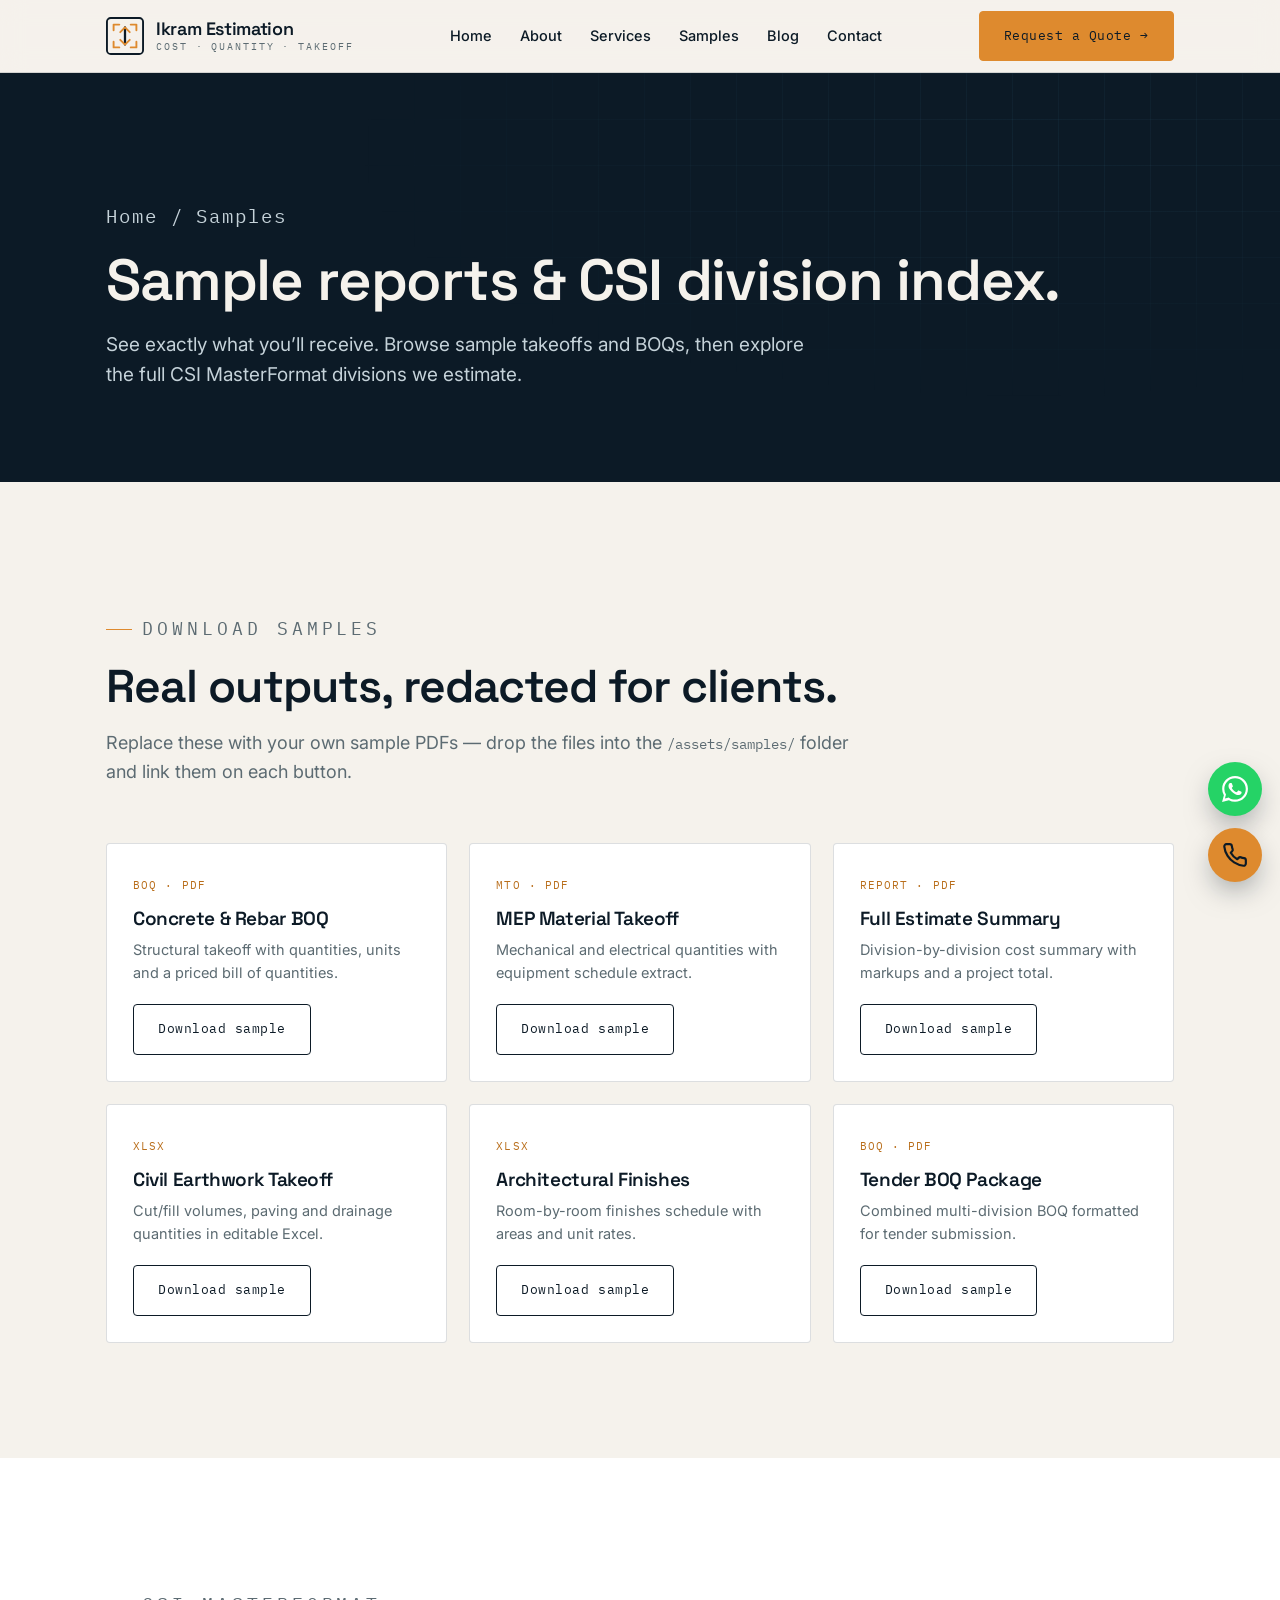
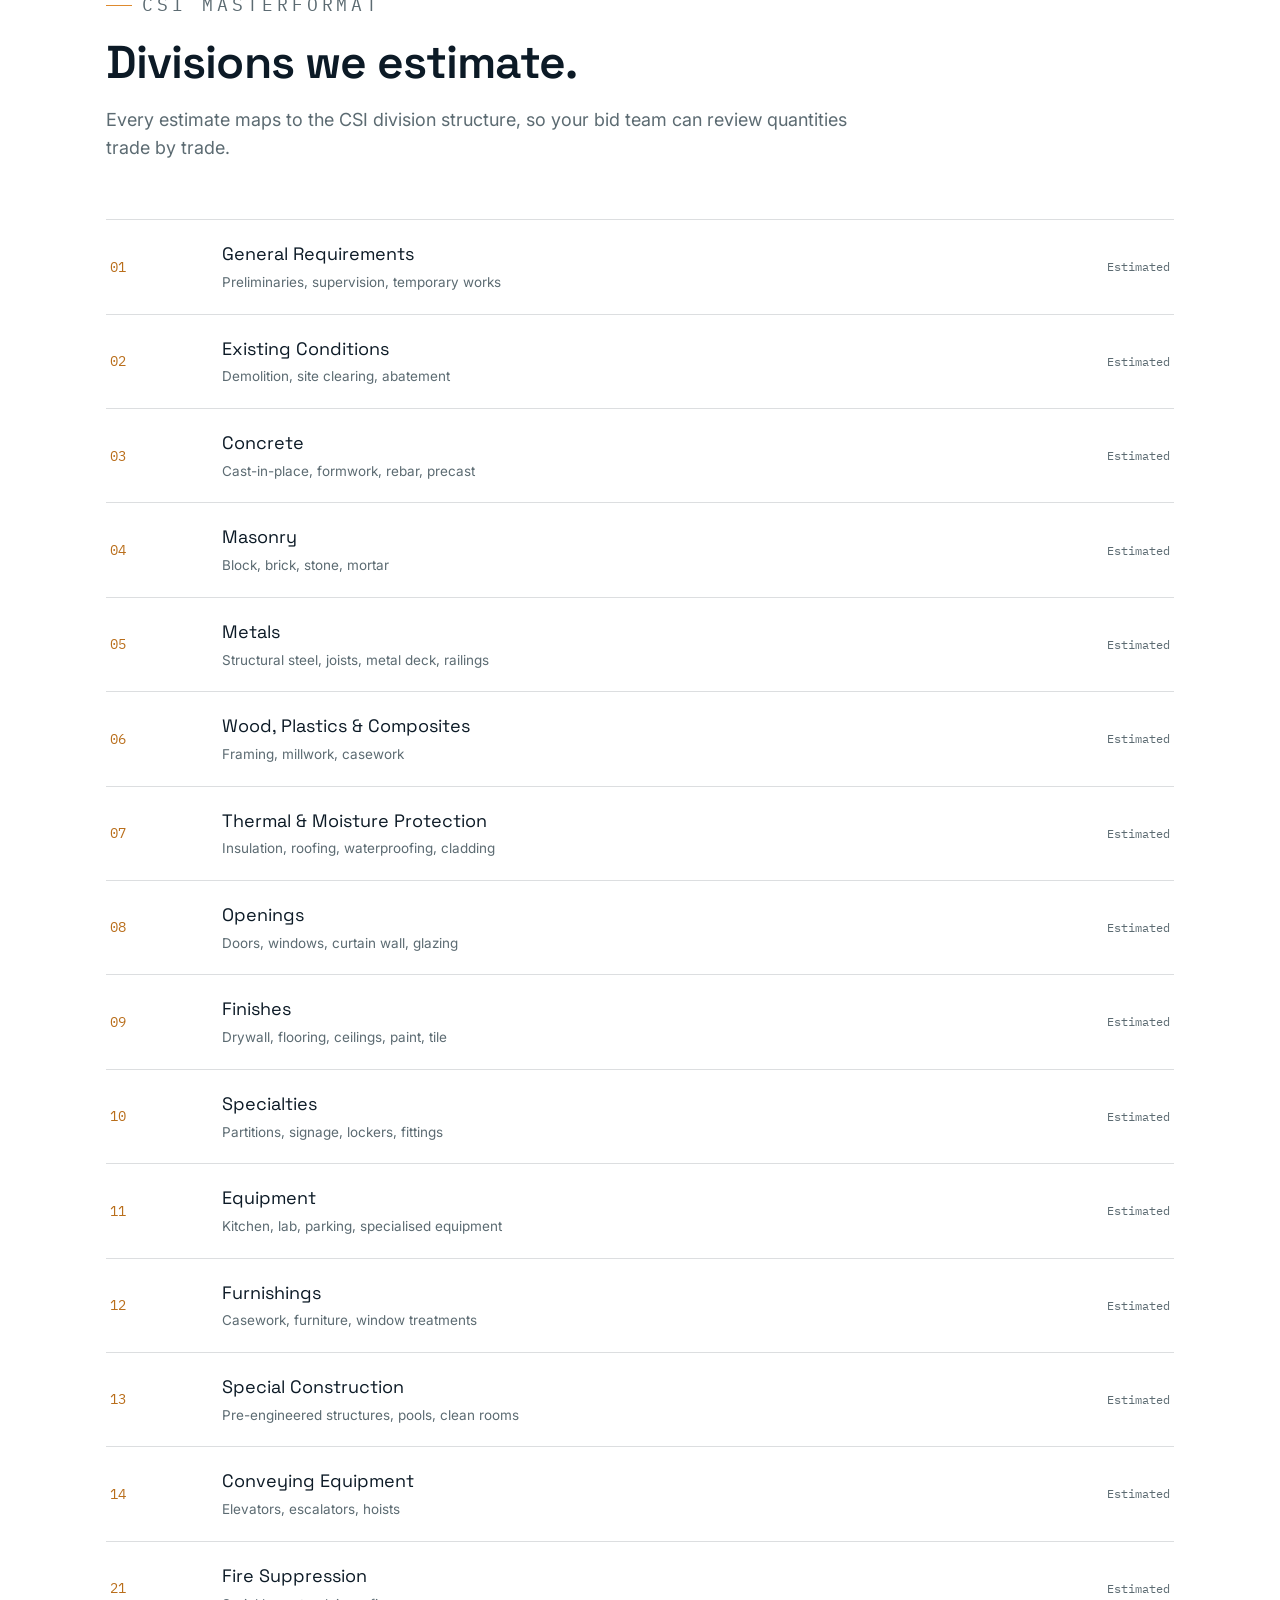
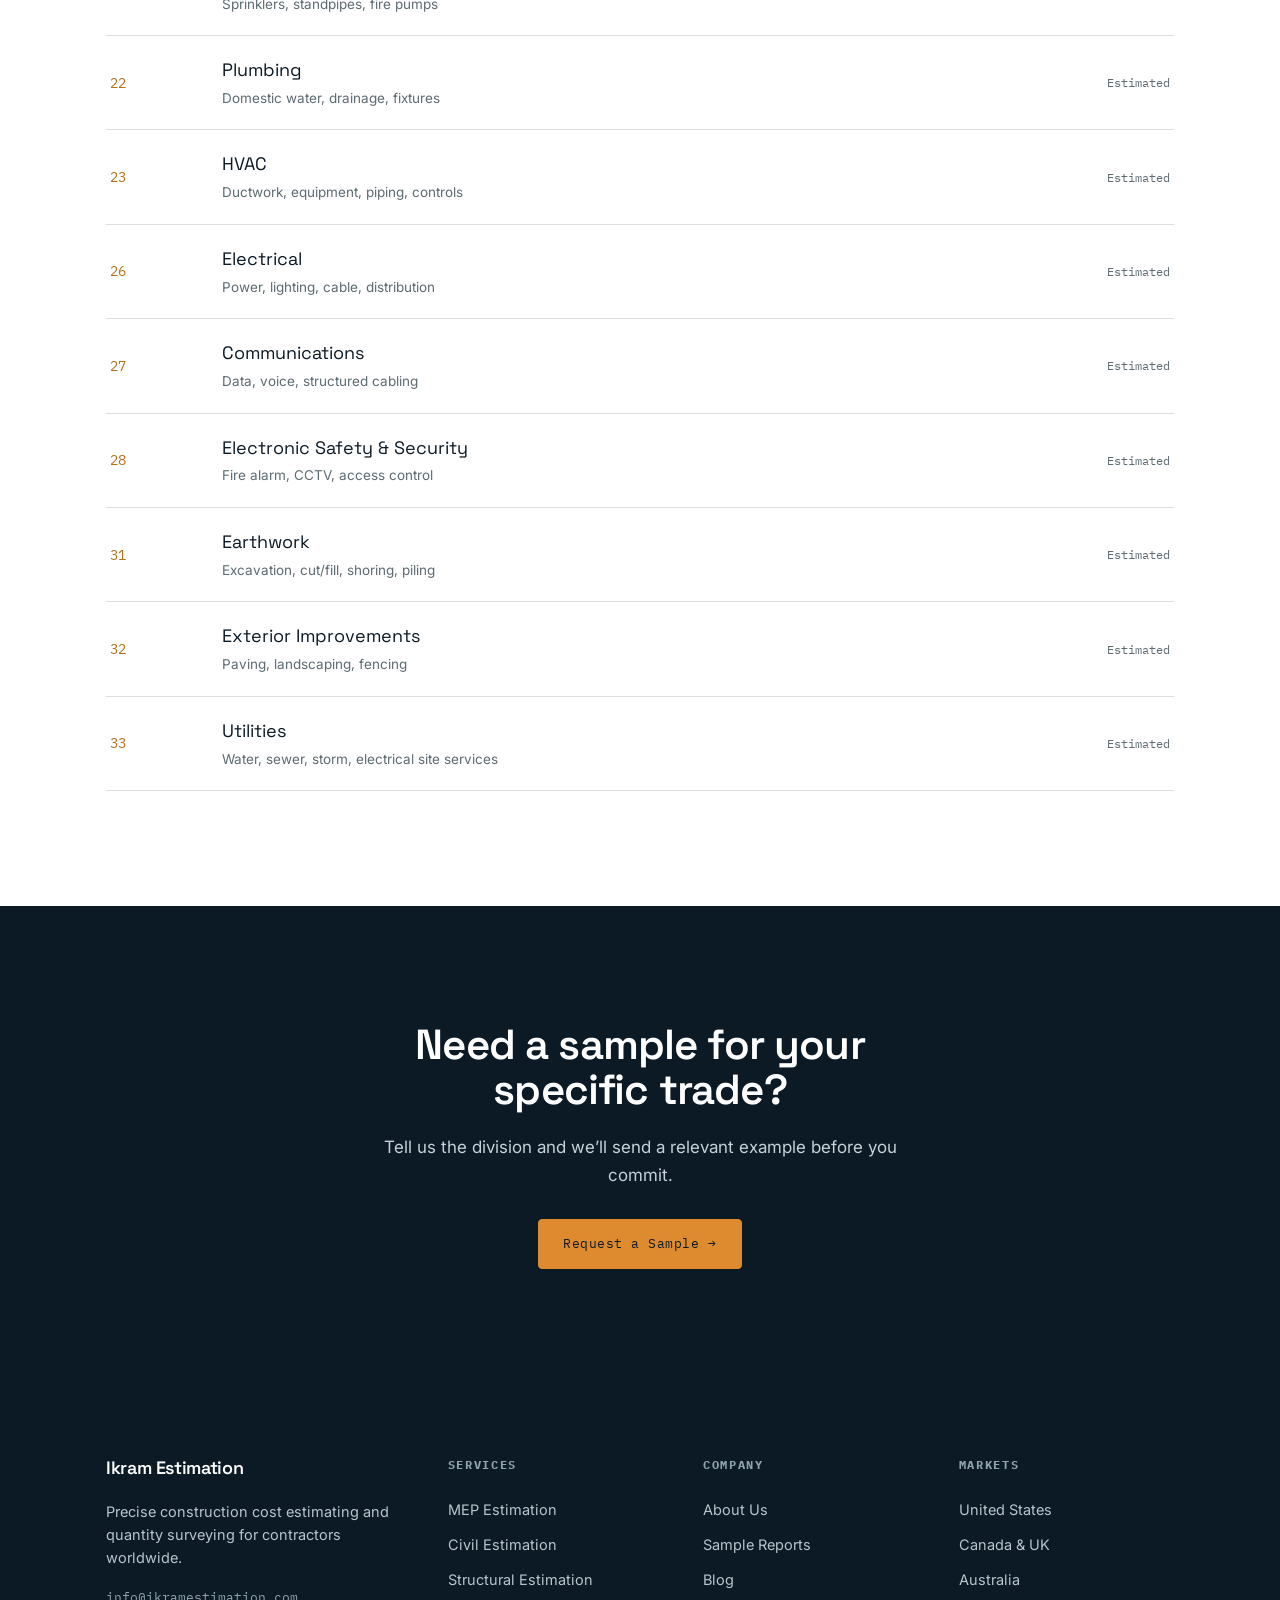
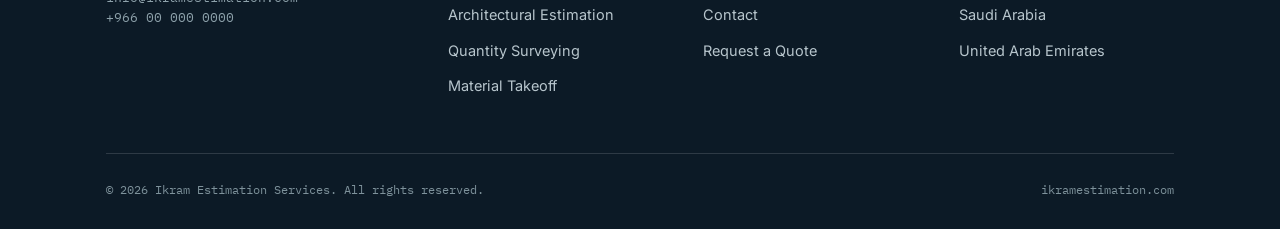
<file: samples.html>
<!DOCTYPE html>
<html lang="en">
<head>
<meta charset="UTF-8">
<meta name="viewport" content="width=device-width, initial-scale=1.0">
<title>Sample Reports &amp; CSI Divisions | Ikram Estimation Services</title>
<meta name="description" content="Download sample BOQs, material takeoffs and estimate reports. Explore all CSI MasterFormat divisions we estimate for contractors worldwide.">
<link rel="canonical" href="https://ikramestimation.com/samples.html">
<meta name="robots" content="index, follow">
<meta property="og:type" content="website">
<meta property="og:title" content="Sample Reports &amp; CSI Divisions | Ikram Estimation Services">
<meta property="og:description" content="Download sample BOQs, material takeoffs and estimate reports. Explore all CSI MasterFormat divisions we estimate for contractors worldwide.">
<meta property="og:url" content="https://ikramestimation.com/samples.html">
<meta property="og:image" content="https://ikramestimation.com/assets/og-image.png">
<meta name="twitter:card" content="summary_large_image">
<link rel="preconnect" href="https://fonts.googleapis.com">
<link rel="preconnect" href="https://fonts.gstatic.com" crossorigin>
<link href="https://fonts.googleapis.com/css2?family=Space+Grotesk:wght@400;500;600;700&family=Inter:wght@400;500;600&family=IBM+Plex+Mono:wght@400;500&display=swap" rel="stylesheet">
<link rel="stylesheet" href="css/style.css">
<link rel="icon" href="assets/favicon.svg" type="image/svg+xml">
</head>
<body>
<header class="site-head">
  <div class="container head-row">
    <a class="brand" href="index.html" aria-label="Ikram Estimation Services home">
      <svg class="brand-mark" viewBox="0 0 40 40" fill="none" aria-hidden="true">
        <rect x="1" y="1" width="38" height="38" rx="4" stroke="#0C1A26" stroke-width="2"/>
        <path d="M8 8h6M8 8v6M32 8h-6M32 8v6M8 32h6M8 32v-6M32 32h-6M32 32v-6" stroke="#DE8A2E" stroke-width="2" stroke-linecap="round"/>
        <path d="M20 11v18" stroke="#0C1A26" stroke-width="2.4" stroke-linecap="round"/>
        <path d="M15 16l5-5 5 5M15 24l5 5 5-5" stroke="#DE8A2E" stroke-width="2" stroke-linecap="round" stroke-linejoin="round"/>
      </svg>
      <span class="brand-name">Ikram Estimation<span>COST &middot; QUANTITY &middot; TAKEOFF</span></span>
    </a>
    <nav class="nav" aria-label="Primary">
      <a href="index.html">Home</a>
      <a href="about.html">About</a>
      <div class="has-sub">
        <a href="services.html">Services</a>
        <div class="submenu">
          <a href="services/mep-estimation.html"><span class="num">21&ndash;28</span> MEP Estimation</a>
          <a href="services/civil-estimation.html"><span class="num">31&ndash;33</span> Civil Estimation</a>
          <a href="services/structural-estimation.html"><span class="num">03&ndash;05</span> Structural Estimation</a>
          <a href="services/architectural-estimation.html"><span class="num">06&ndash;10</span> Architectural Estimation</a>
          <a href="services/quantity-surveying.html"><span class="num">QS</span> Quantity Surveying</a>
          <a href="services/material-takeoff.html"><span class="num">MTO</span> Material Takeoff</a>
        </div>
      </div>
      <a href="samples.html">Samples</a>
      <a href="blog.html">Blog</a>
      <a href="contact.html">Contact</a>
    </nav>
    <div class="head-cta">
      <a class="btn btn--accent" href="contact.html">Request a Quote <span class="arw">&rarr;</span></a>
      <button class="menu-btn" aria-label="Open menu" aria-expanded="false"><span></span></button>
    </div>
  </div>
</header>
<section class="page-head">
  <div class="container">
    <p class="crumb"><a href="index.html">Home</a> / Samples</p>
    <h1>Sample reports &amp; CSI division index.</h1>
    <p>See exactly what you&rsquo;ll receive. Browse sample takeoffs and BOQs, then explore the full CSI MasterFormat divisions we estimate.</p>
  </div>
</section>

<!-- sample downloads -->
<section class="section section--paper">
  <div class="container">
    <div class="section-head"><p class="eyebrow">Download samples</p><h2>Real outputs, redacted for clients.</h2><p>Replace these with your own sample PDFs — drop the files into the <code style="font-family:var(--f-mono);font-size:14px">/assets/samples/</code> folder and link them on each button.</p></div>
    <div class="dl-grid">
      <div class="dl-card reveal"><span class="tag">BOQ &middot; PDF</span><h3>Concrete &amp; Rebar BOQ</h3><p>Structural takeoff with quantities, units and a priced bill of quantities.</p><a class="btn btn--ghost" href="assets/samples/sample-structural-boq.pdf">Download sample</a></div>
      <div class="dl-card reveal"><span class="tag">MTO &middot; PDF</span><h3>MEP Material Takeoff</h3><p>Mechanical and electrical quantities with equipment schedule extract.</p><a class="btn btn--ghost" href="assets/samples/sample-mep-mto.pdf">Download sample</a></div>
      <div class="dl-card reveal"><span class="tag">REPORT &middot; PDF</span><h3>Full Estimate Summary</h3><p>Division-by-division cost summary with markups and a project total.</p><a class="btn btn--ghost" href="assets/samples/sample-estimate-summary.pdf">Download sample</a></div>
      <div class="dl-card reveal"><span class="tag">XLSX</span><h3>Civil Earthwork Takeoff</h3><p>Cut/fill volumes, paving and drainage quantities in editable Excel.</p><a class="btn btn--ghost" href="assets/samples/sample-civil-takeoff.xlsx">Download sample</a></div>
      <div class="dl-card reveal"><span class="tag">XLSX</span><h3>Architectural Finishes</h3><p>Room-by-room finishes schedule with areas and unit rates.</p><a class="btn btn--ghost" href="assets/samples/sample-finishes.xlsx">Download sample</a></div>
      <div class="dl-card reveal"><span class="tag">BOQ &middot; PDF</span><h3>Tender BOQ Package</h3><p>Combined multi-division BOQ formatted for tender submission.</p><a class="btn btn--ghost" href="assets/samples/sample-tender-boq.pdf">Download sample</a></div>
    </div>
  </div>
</section>

<!-- CSI divisions -->
<section class="section section--white">
  <div class="container">
    <div class="section-head"><p class="eyebrow">CSI MasterFormat</p><h2>Divisions we estimate.</h2><p>Every estimate maps to the CSI division structure, so your bid team can review quantities trade by trade.</p></div>
    <div class="csi-list">
      <div class="csi-row reveal"><span class="div-no">01</span><span class="div-name">General Requirements<small>Preliminaries, supervision, temporary works</small></span><span class="div-act">Estimated</span></div>
      <div class="csi-row reveal"><span class="div-no">02</span><span class="div-name">Existing Conditions<small>Demolition, site clearing, abatement</small></span><span class="div-act">Estimated</span></div>
      <div class="csi-row reveal"><span class="div-no">03</span><span class="div-name">Concrete<small>Cast-in-place, formwork, rebar, precast</small></span><span class="div-act">Estimated</span></div>
      <div class="csi-row reveal"><span class="div-no">04</span><span class="div-name">Masonry<small>Block, brick, stone, mortar</small></span><span class="div-act">Estimated</span></div>
      <div class="csi-row reveal"><span class="div-no">05</span><span class="div-name">Metals<small>Structural steel, joists, metal deck, railings</small></span><span class="div-act">Estimated</span></div>
      <div class="csi-row reveal"><span class="div-no">06</span><span class="div-name">Wood, Plastics &amp; Composites<small>Framing, millwork, casework</small></span><span class="div-act">Estimated</span></div>
      <div class="csi-row reveal"><span class="div-no">07</span><span class="div-name">Thermal &amp; Moisture Protection<small>Insulation, roofing, waterproofing, cladding</small></span><span class="div-act">Estimated</span></div>
      <div class="csi-row reveal"><span class="div-no">08</span><span class="div-name">Openings<small>Doors, windows, curtain wall, glazing</small></span><span class="div-act">Estimated</span></div>
      <div class="csi-row reveal"><span class="div-no">09</span><span class="div-name">Finishes<small>Drywall, flooring, ceilings, paint, tile</small></span><span class="div-act">Estimated</span></div>
      <div class="csi-row reveal"><span class="div-no">10</span><span class="div-name">Specialties<small>Partitions, signage, lockers, fittings</small></span><span class="div-act">Estimated</span></div>
      <div class="csi-row reveal"><span class="div-no">11</span><span class="div-name">Equipment<small>Kitchen, lab, parking, specialised equipment</small></span><span class="div-act">Estimated</span></div>
      <div class="csi-row reveal"><span class="div-no">12</span><span class="div-name">Furnishings<small>Casework, furniture, window treatments</small></span><span class="div-act">Estimated</span></div>
      <div class="csi-row reveal"><span class="div-no">13</span><span class="div-name">Special Construction<small>Pre-engineered structures, pools, clean rooms</small></span><span class="div-act">Estimated</span></div>
      <div class="csi-row reveal"><span class="div-no">14</span><span class="div-name">Conveying Equipment<small>Elevators, escalators, hoists</small></span><span class="div-act">Estimated</span></div>
      <div class="csi-row reveal"><span class="div-no">21</span><span class="div-name">Fire Suppression<small>Sprinklers, standpipes, fire pumps</small></span><span class="div-act">Estimated</span></div>
      <div class="csi-row reveal"><span class="div-no">22</span><span class="div-name">Plumbing<small>Domestic water, drainage, fixtures</small></span><span class="div-act">Estimated</span></div>
      <div class="csi-row reveal"><span class="div-no">23</span><span class="div-name">HVAC<small>Ductwork, equipment, piping, controls</small></span><span class="div-act">Estimated</span></div>
      <div class="csi-row reveal"><span class="div-no">26</span><span class="div-name">Electrical<small>Power, lighting, cable, distribution</small></span><span class="div-act">Estimated</span></div>
      <div class="csi-row reveal"><span class="div-no">27</span><span class="div-name">Communications<small>Data, voice, structured cabling</small></span><span class="div-act">Estimated</span></div>
      <div class="csi-row reveal"><span class="div-no">28</span><span class="div-name">Electronic Safety &amp; Security<small>Fire alarm, CCTV, access control</small></span><span class="div-act">Estimated</span></div>
      <div class="csi-row reveal"><span class="div-no">31</span><span class="div-name">Earthwork<small>Excavation, cut/fill, shoring, piling</small></span><span class="div-act">Estimated</span></div>
      <div class="csi-row reveal"><span class="div-no">32</span><span class="div-name">Exterior Improvements<small>Paving, landscaping, fencing</small></span><span class="div-act">Estimated</span></div>
      <div class="csi-row reveal"><span class="div-no">33</span><span class="div-name">Utilities<small>Water, sewer, storm, electrical site services</small></span><span class="div-act">Estimated</span></div>
    </div>
  </div>
</section>

<section class="section section--ink" style="text-align:center">
  <div class="container">
    <h2 style="color:#fff;font-size:clamp(28px,4vw,42px);max-width:22ch;margin:0 auto 22px">Need a sample for your specific trade?</h2>
    <p style="color:#C5D2D9;max-width:48ch;margin:0 auto 30px">Tell us the division and we&rsquo;ll send a relevant example before you commit.</p>
    <a class="btn btn--accent" href="contact.html">Request a Sample <span class="arw">&rarr;</span></a>
  </div>
</section>
<footer class="site-foot">
  <div class="container">
    <div class="foot-grid">
      <div class="foot-brand">
        <span class="brand-name" style="font-family:var(--f-display);font-weight:600;font-size:18px">Ikram Estimation</span>
        <p>Precise construction cost estimating and quantity surveying for contractors worldwide.</p>
        <p style="font-family:var(--f-mono);font-size:12.5px;color:#8FA3AC">info@ikramestimation.com<br>+966 00 000 0000</p>
      </div>
      <div><h5>Services</h5>
        <a href="services/mep-estimation.html">MEP Estimation</a>
        <a href="services/civil-estimation.html">Civil Estimation</a>
        <a href="services/structural-estimation.html">Structural Estimation</a>
        <a href="services/architectural-estimation.html">Architectural Estimation</a>
        <a href="services/quantity-surveying.html">Quantity Surveying</a>
        <a href="services/material-takeoff.html">Material Takeoff</a>
      </div>
      <div><h5>Company</h5>
        <a href="about.html">About Us</a>
        <a href="samples.html">Sample Reports</a>
        <a href="blog.html">Blog</a>
        <a href="contact.html">Contact</a>
        <a href="contact.html">Request a Quote</a>
      </div>
      <div><h5>Markets</h5>
        <a href="services.html">United States</a>
        <a href="services.html">Canada &amp; UK</a>
        <a href="services.html">Australia</a>
        <a href="services.html">Saudi Arabia</a>
        <a href="services.html">United Arab Emirates</a>
      </div>
    </div>
    <div class="foot-bottom">
      <span>&copy; <span data-year>2026</span> Ikram Estimation Services. All rights reserved.</span>
      <span>ikramestimation.com</span>
    </div>
  </div>
</footer>
<div class="floaters">
  <a class="fab fab--wa" href="https://wa.me/966000000000" target="_blank" rel="noopener" aria-label="Chat on WhatsApp">
    <svg viewBox="0 0 24 24" fill="currentColor"><path d="M.057 24l1.687-6.163a11.867 11.867 0 01-1.587-5.945C.16 5.335 5.495 0 12.05 0a11.82 11.82 0 018.413 3.488 11.82 11.82 0 013.48 8.414c-.003 6.557-5.338 11.892-11.893 11.892a11.9 11.9 0 01-5.688-1.448L.057 24zm6.597-3.807c1.676.995 3.276 1.591 5.392 1.592 5.448 0 9.886-4.434 9.889-9.885.002-5.462-4.415-9.89-9.881-9.892-5.452 0-9.887 4.434-9.889 9.884a9.86 9.86 0 001.51 5.26l-.999 3.648 3.728-.978zm11.387-5.464c-.074-.124-.272-.198-.57-.347-.297-.149-1.758-.868-2.031-.967-.272-.099-.47-.149-.669.149-.198.297-.768.967-.941 1.165-.173.198-.347.223-.644.074-.297-.149-1.255-.462-2.39-1.475-.883-.788-1.48-1.761-1.653-2.059-.173-.297-.018-.458.13-.606.134-.133.297-.347.446-.521.151-.172.2-.296.3-.495.099-.198.05-.372-.025-.521-.075-.148-.669-1.611-.916-2.206-.242-.579-.487-.501-.669-.51l-.57-.01c-.198 0-.52.074-.792.372s-1.04 1.016-1.04 2.479 1.065 2.876 1.213 3.074c.149.198 2.095 3.2 5.076 4.487.709.306 1.263.489 1.694.626.712.226 1.36.194 1.872.118.571-.085 1.758-.719 2.006-1.413.248-.695.248-1.29.173-1.414z"/></svg>
  </a>
  <a class="fab fab--call" href="tel:+966000000000" aria-label="Call now">
    <svg viewBox="0 0 24 24" fill="none" stroke="currentColor" stroke-width="2"><path d="M22 16.92v3a2 2 0 01-2.18 2 19.79 19.79 0 01-8.63-3.07 19.5 19.5 0 01-6-6 19.79 19.79 0 01-3.07-8.67A2 2 0 014.11 2h3a2 2 0 012 1.72c.13.96.36 1.9.7 2.81a2 2 0 01-.45 2.11L8.09 9.91a16 16 0 006 6l1.27-1.27a2 2 0 012.11-.45c.91.34 1.85.57 2.81.7A2 2 0 0122 16.92z" stroke-linecap="round" stroke-linejoin="round"/></svg>
  </a>
</div>
<script src="js/main.js"></script>
</body>
</html>
</file>
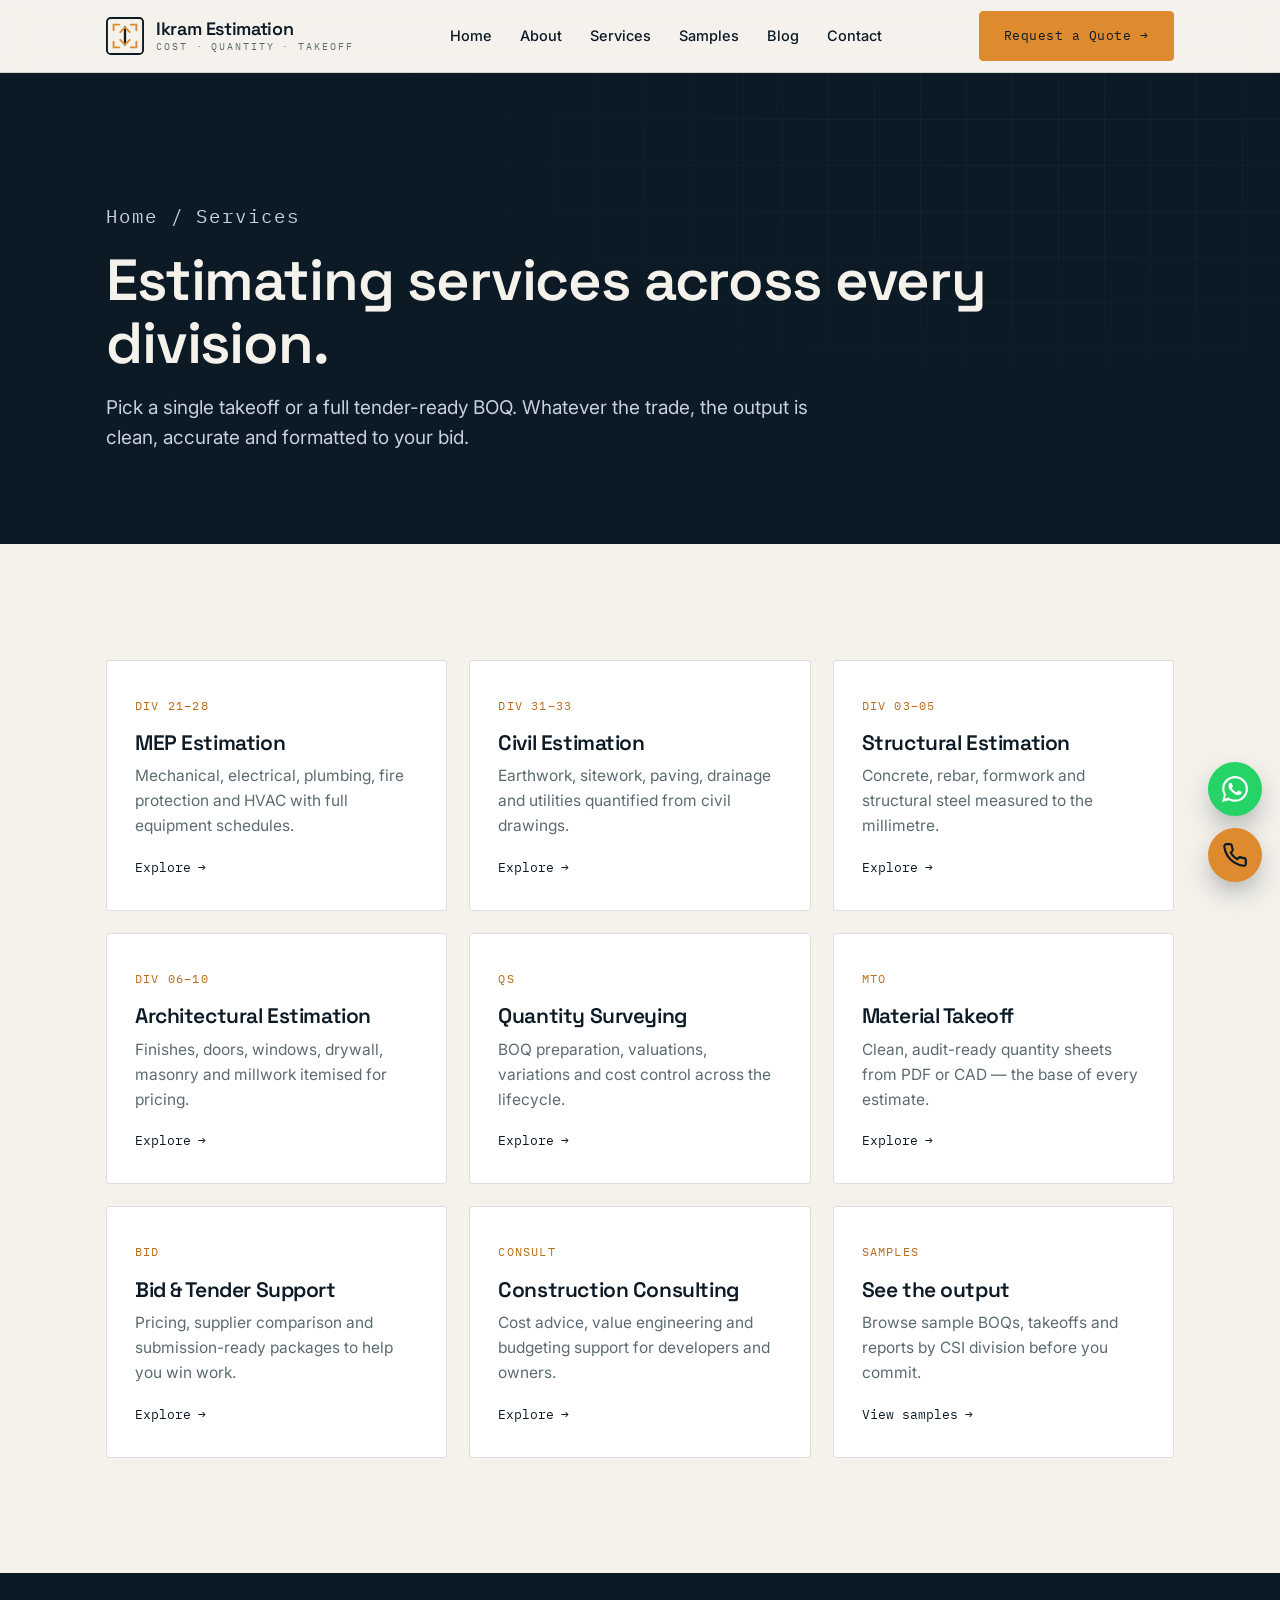
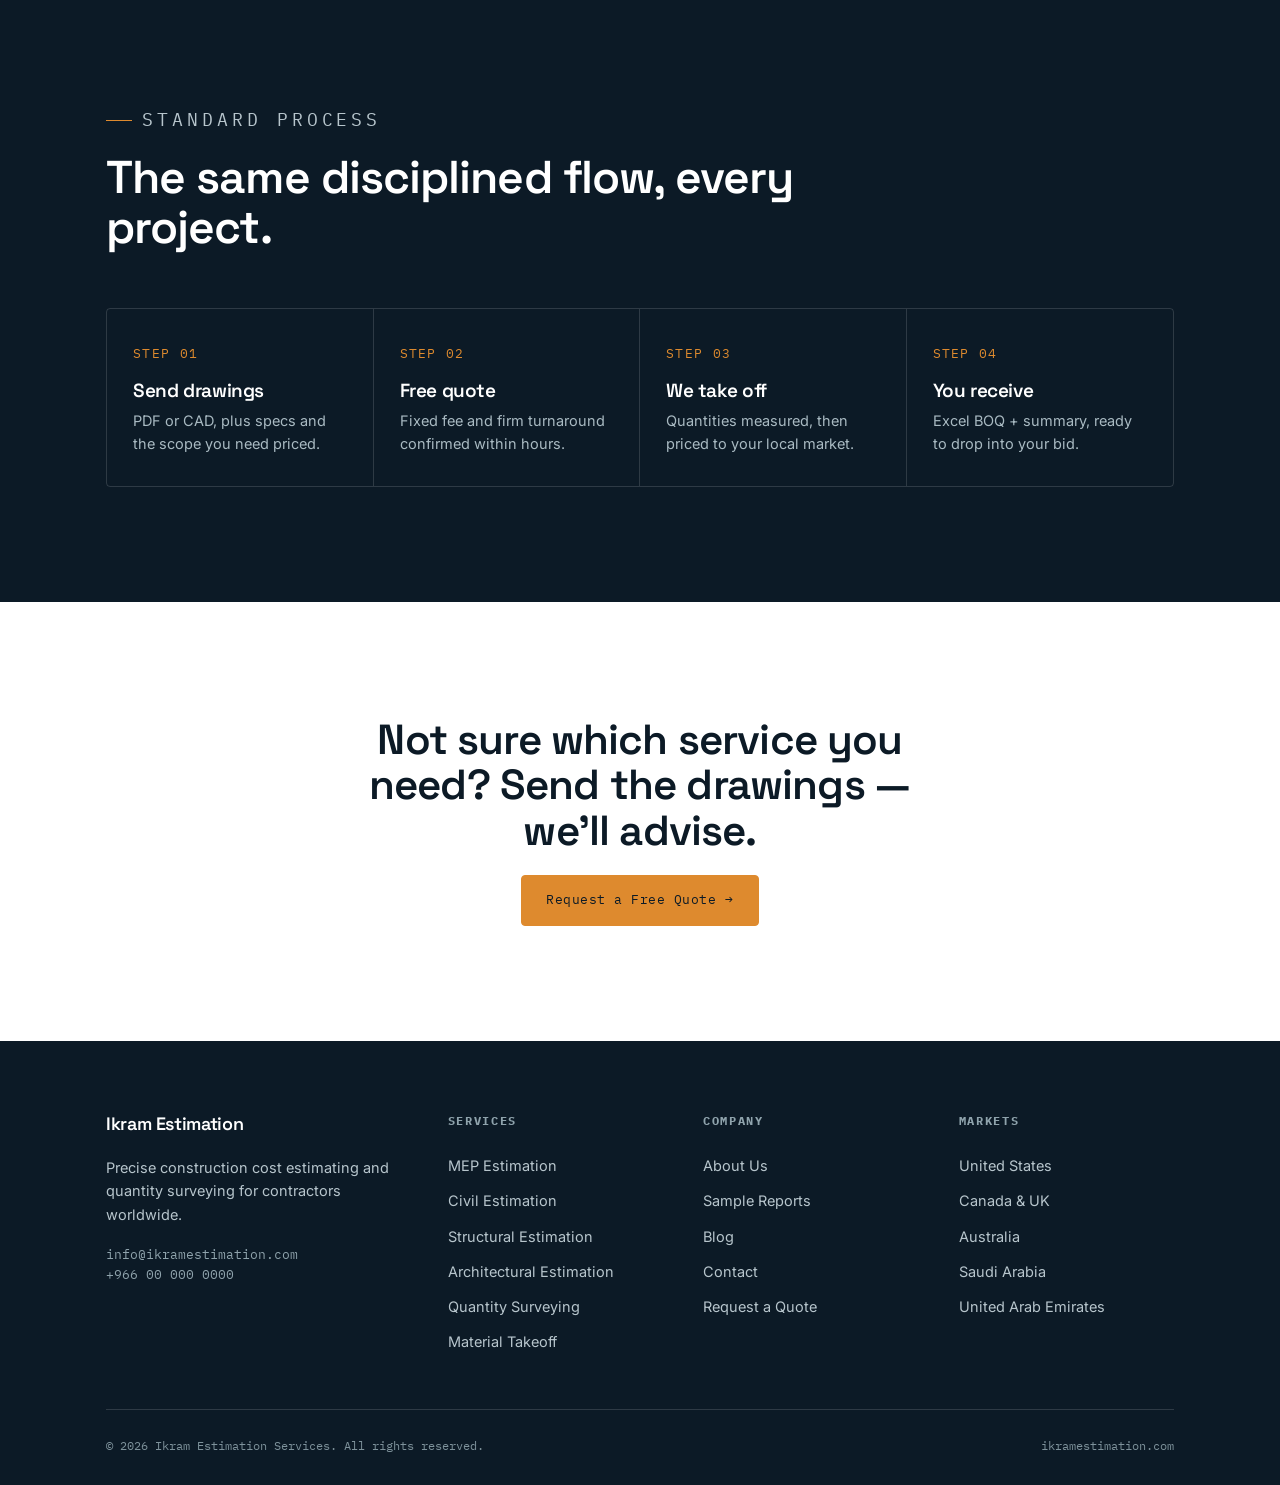
<file: services.html>
<!DOCTYPE html>
<html lang="en">
<head>
<meta charset="UTF-8">
<meta name="viewport" content="width=device-width, initial-scale=1.0">
<title>Estimating Services | MEP, Civil, Structural, Architectural &amp; QS</title>
<meta name="description" content="Full construction estimating services: MEP, civil, structural, architectural takeoffs, quantity surveying, material takeoff and bid support across all CSI divisions.">
<link rel="canonical" href="https://ikramestimation.com/services.html">
<meta name="robots" content="index, follow">
<meta property="og:type" content="website">
<meta property="og:title" content="Estimating Services | MEP, Civil, Structural, Architectural &amp; QS">
<meta property="og:description" content="Full construction estimating services: MEP, civil, structural, architectural takeoffs, quantity surveying, material takeoff and bid support across all CSI divisions.">
<meta property="og:url" content="https://ikramestimation.com/services.html">
<meta property="og:image" content="https://ikramestimation.com/assets/og-image.png">
<meta name="twitter:card" content="summary_large_image">
<link rel="preconnect" href="https://fonts.googleapis.com">
<link rel="preconnect" href="https://fonts.gstatic.com" crossorigin>
<link href="https://fonts.googleapis.com/css2?family=Space+Grotesk:wght@400;500;600;700&family=Inter:wght@400;500;600&family=IBM+Plex+Mono:wght@400;500&display=swap" rel="stylesheet">
<link rel="stylesheet" href="css/style.css">
<link rel="icon" href="assets/favicon.svg" type="image/svg+xml">
</head>
<body>
<header class="site-head">
  <div class="container head-row">
    <a class="brand" href="index.html" aria-label="Ikram Estimation Services home">
      <svg class="brand-mark" viewBox="0 0 40 40" fill="none" aria-hidden="true">
        <rect x="1" y="1" width="38" height="38" rx="4" stroke="#0C1A26" stroke-width="2"/>
        <path d="M8 8h6M8 8v6M32 8h-6M32 8v6M8 32h6M8 32v-6M32 32h-6M32 32v-6" stroke="#DE8A2E" stroke-width="2" stroke-linecap="round"/>
        <path d="M20 11v18" stroke="#0C1A26" stroke-width="2.4" stroke-linecap="round"/>
        <path d="M15 16l5-5 5 5M15 24l5 5 5-5" stroke="#DE8A2E" stroke-width="2" stroke-linecap="round" stroke-linejoin="round"/>
      </svg>
      <span class="brand-name">Ikram Estimation<span>COST &middot; QUANTITY &middot; TAKEOFF</span></span>
    </a>
    <nav class="nav" aria-label="Primary">
      <a href="index.html">Home</a>
      <a href="about.html">About</a>
      <div class="has-sub">
        <a href="services.html">Services</a>
        <div class="submenu">
          <a href="services/mep-estimation.html"><span class="num">21&ndash;28</span> MEP Estimation</a>
          <a href="services/civil-estimation.html"><span class="num">31&ndash;33</span> Civil Estimation</a>
          <a href="services/structural-estimation.html"><span class="num">03&ndash;05</span> Structural Estimation</a>
          <a href="services/architectural-estimation.html"><span class="num">06&ndash;10</span> Architectural Estimation</a>
          <a href="services/quantity-surveying.html"><span class="num">QS</span> Quantity Surveying</a>
          <a href="services/material-takeoff.html"><span class="num">MTO</span> Material Takeoff</a>
        </div>
      </div>
      <a href="samples.html">Samples</a>
      <a href="blog.html">Blog</a>
      <a href="contact.html">Contact</a>
    </nav>
    <div class="head-cta">
      <a class="btn btn--accent" href="contact.html">Request a Quote <span class="arw">&rarr;</span></a>
      <button class="menu-btn" aria-label="Open menu" aria-expanded="false"><span></span></button>
    </div>
  </div>
</header>
<section class="page-head">
  <div class="container">
    <p class="crumb"><a href="index.html">Home</a> / Services</p>
    <h1>Estimating services across every division.</h1>
    <p>Pick a single takeoff or a full tender-ready BOQ. Whatever the trade, the output is clean, accurate and formatted to your bid.</p>
  </div>
</section>

<section class="section section--paper">
  <div class="container">
    <div class="grid-3">
      <a class="card reveal" href="services/mep-estimation.html"><span class="idx">DIV 21&ndash;28</span><h3>MEP Estimation</h3><p>Mechanical, electrical, plumbing, fire protection and HVAC with full equipment schedules.</p><span class="lk">Explore <span class="arw">&rarr;</span></span></a>
      <a class="card reveal" href="services/civil-estimation.html"><span class="idx">DIV 31&ndash;33</span><h3>Civil Estimation</h3><p>Earthwork, sitework, paving, drainage and utilities quantified from civil drawings.</p><span class="lk">Explore <span class="arw">&rarr;</span></span></a>
      <a class="card reveal" href="services/structural-estimation.html"><span class="idx">DIV 03&ndash;05</span><h3>Structural Estimation</h3><p>Concrete, rebar, formwork and structural steel measured to the millimetre.</p><span class="lk">Explore <span class="arw">&rarr;</span></span></a>
      <a class="card reveal" href="services/architectural-estimation.html"><span class="idx">DIV 06&ndash;10</span><h3>Architectural Estimation</h3><p>Finishes, doors, windows, drywall, masonry and millwork itemised for pricing.</p><span class="lk">Explore <span class="arw">&rarr;</span></span></a>
      <a class="card reveal" href="services/quantity-surveying.html"><span class="idx">QS</span><h3>Quantity Surveying</h3><p>BOQ preparation, valuations, variations and cost control across the lifecycle.</p><span class="lk">Explore <span class="arw">&rarr;</span></span></a>
      <a class="card reveal" href="services/material-takeoff.html"><span class="idx">MTO</span><h3>Material Takeoff</h3><p>Clean, audit-ready quantity sheets from PDF or CAD — the base of every estimate.</p><span class="lk">Explore <span class="arw">&rarr;</span></span></a>
      <a class="card reveal" href="contact.html"><span class="idx">BID</span><h3>Bid &amp; Tender Support</h3><p>Pricing, supplier comparison and submission-ready packages to help you win work.</p><span class="lk">Explore <span class="arw">&rarr;</span></span></a>
      <a class="card reveal" href="contact.html"><span class="idx">CONSULT</span><h3>Construction Consulting</h3><p>Cost advice, value engineering and budgeting support for developers and owners.</p><span class="lk">Explore <span class="arw">&rarr;</span></span></a>
      <a class="card reveal" href="samples.html"><span class="idx">SAMPLES</span><h3>See the output</h3><p>Browse sample BOQs, takeoffs and reports by CSI division before you commit.</p><span class="lk">View samples <span class="arw">&rarr;</span></span></a>
    </div>
  </div>
</section>

<section class="section section--ink">
  <div class="container">
    <div class="section-head"><p class="eyebrow on-dark">Standard process</p><h2 style="color:#fff">The same disciplined flow, every project.</h2></div>
    <div class="steps reveal">
      <div class="step"><span class="sn">STEP 01</span><h4>Send drawings</h4><p>PDF or CAD, plus specs and the scope you need priced.</p></div>
      <div class="step"><span class="sn">STEP 02</span><h4>Free quote</h4><p>Fixed fee and firm turnaround confirmed within hours.</p></div>
      <div class="step"><span class="sn">STEP 03</span><h4>We take off</h4><p>Quantities measured, then priced to your local market.</p></div>
      <div class="step"><span class="sn">STEP 04</span><h4>You receive</h4><p>Excel BOQ + summary, ready to drop into your bid.</p></div>
    </div>
  </div>
</section>

<section class="section section--white" style="text-align:center">
  <div class="container">
    <h2 style="font-size:clamp(28px,4vw,42px);max-width:22ch;margin:0 auto 22px">Not sure which service you need? Send the drawings — we&rsquo;ll advise.</h2>
    <a class="btn btn--accent" href="contact.html">Request a Free Quote <span class="arw">&rarr;</span></a>
  </div>
</section>
<footer class="site-foot">
  <div class="container">
    <div class="foot-grid">
      <div class="foot-brand">
        <span class="brand-name" style="font-family:var(--f-display);font-weight:600;font-size:18px">Ikram Estimation</span>
        <p>Precise construction cost estimating and quantity surveying for contractors worldwide.</p>
        <p style="font-family:var(--f-mono);font-size:12.5px;color:#8FA3AC">info@ikramestimation.com<br>+966 00 000 0000</p>
      </div>
      <div><h5>Services</h5>
        <a href="services/mep-estimation.html">MEP Estimation</a>
        <a href="services/civil-estimation.html">Civil Estimation</a>
        <a href="services/structural-estimation.html">Structural Estimation</a>
        <a href="services/architectural-estimation.html">Architectural Estimation</a>
        <a href="services/quantity-surveying.html">Quantity Surveying</a>
        <a href="services/material-takeoff.html">Material Takeoff</a>
      </div>
      <div><h5>Company</h5>
        <a href="about.html">About Us</a>
        <a href="samples.html">Sample Reports</a>
        <a href="blog.html">Blog</a>
        <a href="contact.html">Contact</a>
        <a href="contact.html">Request a Quote</a>
      </div>
      <div><h5>Markets</h5>
        <a href="services.html">United States</a>
        <a href="services.html">Canada &amp; UK</a>
        <a href="services.html">Australia</a>
        <a href="services.html">Saudi Arabia</a>
        <a href="services.html">United Arab Emirates</a>
      </div>
    </div>
    <div class="foot-bottom">
      <span>&copy; <span data-year>2026</span> Ikram Estimation Services. All rights reserved.</span>
      <span>ikramestimation.com</span>
    </div>
  </div>
</footer>
<div class="floaters">
  <a class="fab fab--wa" href="https://wa.me/966000000000" target="_blank" rel="noopener" aria-label="Chat on WhatsApp">
    <svg viewBox="0 0 24 24" fill="currentColor"><path d="M.057 24l1.687-6.163a11.867 11.867 0 01-1.587-5.945C.16 5.335 5.495 0 12.05 0a11.82 11.82 0 018.413 3.488 11.82 11.82 0 013.48 8.414c-.003 6.557-5.338 11.892-11.893 11.892a11.9 11.9 0 01-5.688-1.448L.057 24zm6.597-3.807c1.676.995 3.276 1.591 5.392 1.592 5.448 0 9.886-4.434 9.889-9.885.002-5.462-4.415-9.89-9.881-9.892-5.452 0-9.887 4.434-9.889 9.884a9.86 9.86 0 001.51 5.26l-.999 3.648 3.728-.978zm11.387-5.464c-.074-.124-.272-.198-.57-.347-.297-.149-1.758-.868-2.031-.967-.272-.099-.47-.149-.669.149-.198.297-.768.967-.941 1.165-.173.198-.347.223-.644.074-.297-.149-1.255-.462-2.39-1.475-.883-.788-1.48-1.761-1.653-2.059-.173-.297-.018-.458.13-.606.134-.133.297-.347.446-.521.151-.172.2-.296.3-.495.099-.198.05-.372-.025-.521-.075-.148-.669-1.611-.916-2.206-.242-.579-.487-.501-.669-.51l-.57-.01c-.198 0-.52.074-.792.372s-1.04 1.016-1.04 2.479 1.065 2.876 1.213 3.074c.149.198 2.095 3.2 5.076 4.487.709.306 1.263.489 1.694.626.712.226 1.36.194 1.872.118.571-.085 1.758-.719 2.006-1.413.248-.695.248-1.29.173-1.414z"/></svg>
  </a>
  <a class="fab fab--call" href="tel:+966000000000" aria-label="Call now">
    <svg viewBox="0 0 24 24" fill="none" stroke="currentColor" stroke-width="2"><path d="M22 16.92v3a2 2 0 01-2.18 2 19.79 19.79 0 01-8.63-3.07 19.5 19.5 0 01-6-6 19.79 19.79 0 01-3.07-8.67A2 2 0 014.11 2h3a2 2 0 012 1.72c.13.96.36 1.9.7 2.81a2 2 0 01-.45 2.11L8.09 9.91a16 16 0 006 6l1.27-1.27a2 2 0 012.11-.45c.91.34 1.85.57 2.81.7A2 2 0 0122 16.92z" stroke-linecap="round" stroke-linejoin="round"/></svg>
  </a>
</div>
<script src="js/main.js"></script>
</body>
</html>
</file>
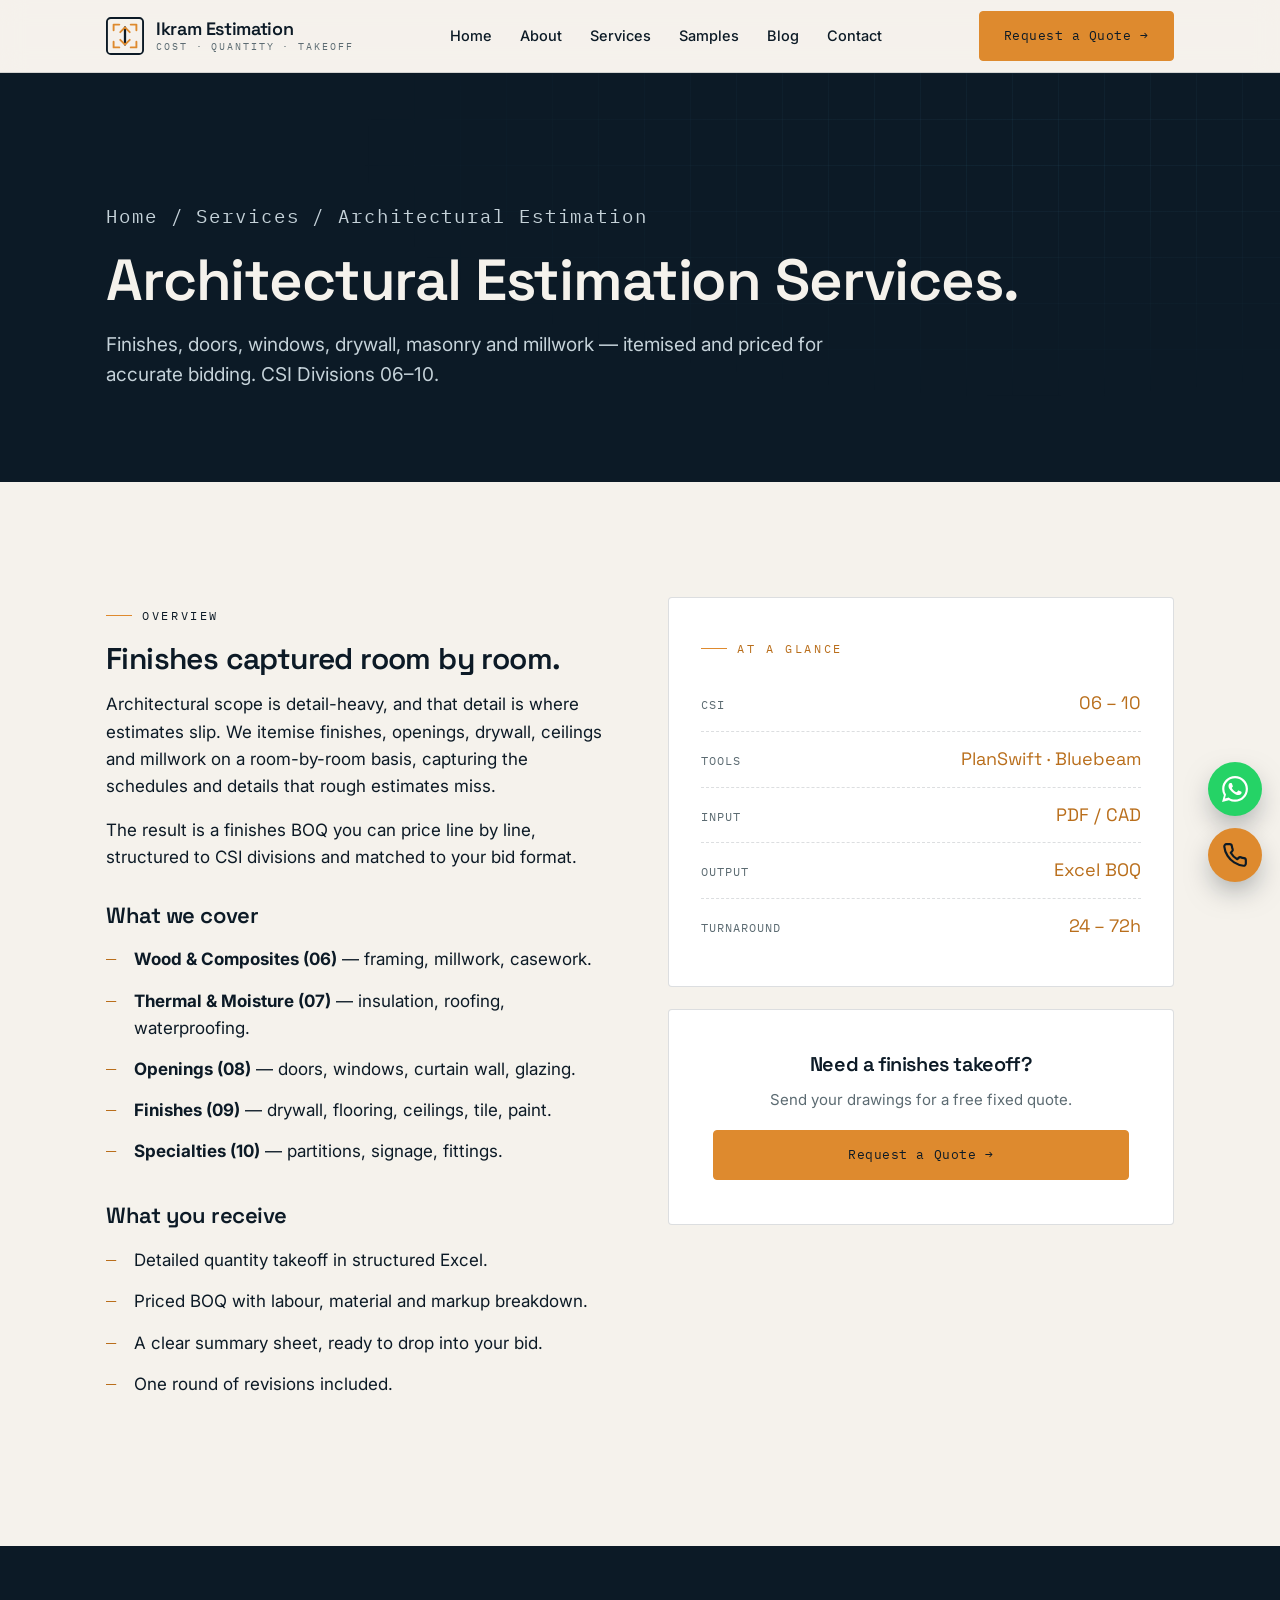
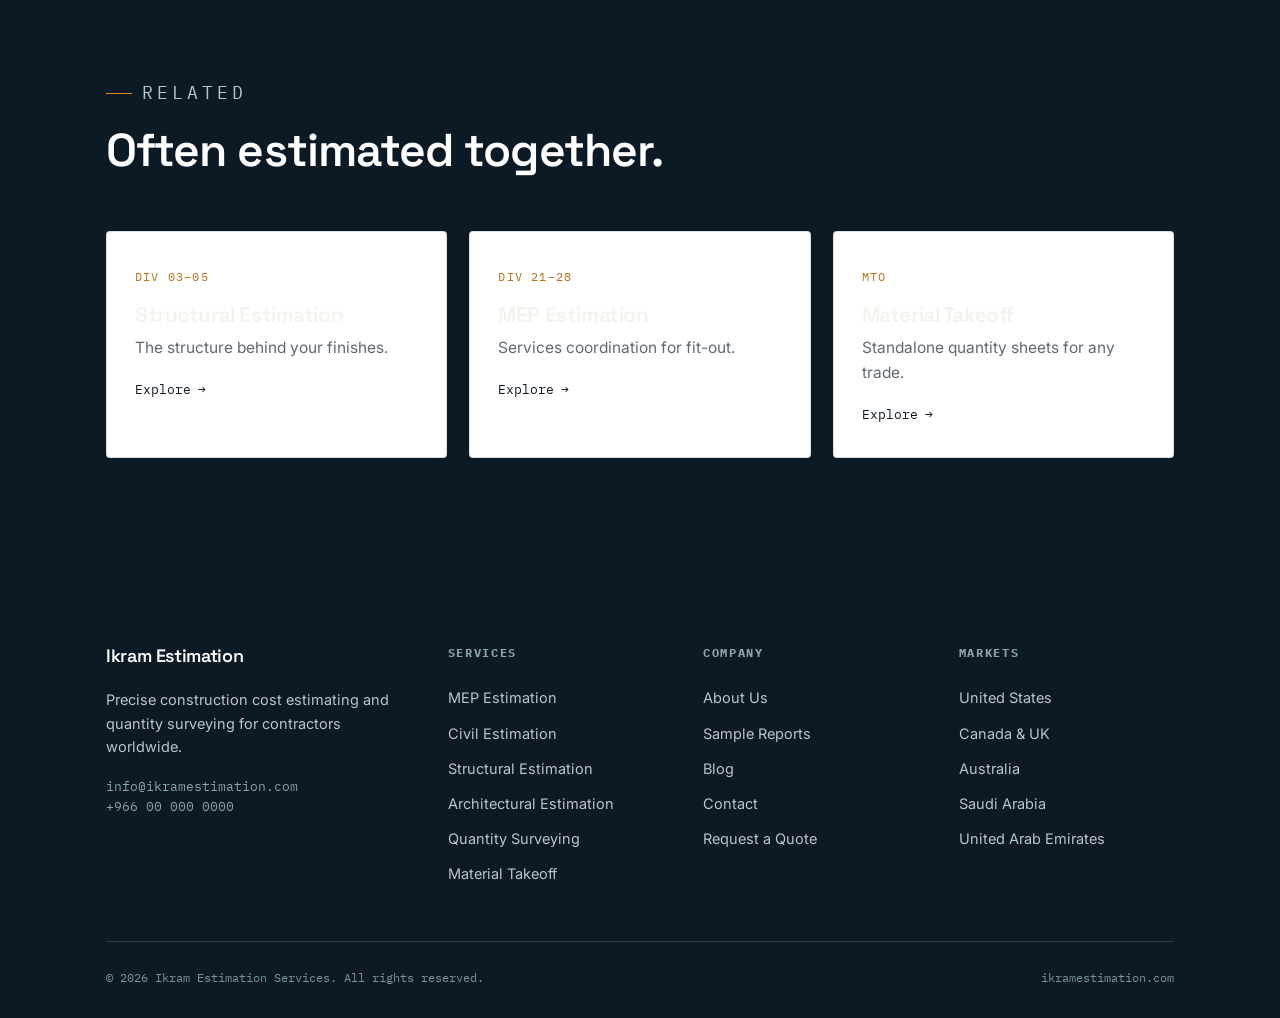
<file: services/architectural-estimation.html>
<!DOCTYPE html>
<html lang="en">
<head>
<meta charset="UTF-8">
<meta name="viewport" content="width=device-width, initial-scale=1.0">
<title>Architectural Estimation Services | Finishes &amp; Openings Takeoff</title>
<meta name="description" content="Architectural estimation for finishes, doors, windows, drywall, masonry and millwork. Itemised quantities for accurate pricing. CSI Divisions 06-10.">
<link rel="canonical" href="https://ikramestimation.com/services/architectural-estimation.html">
<meta name="robots" content="index, follow">
<meta property="og:type" content="website">
<meta property="og:title" content="Architectural Estimation Services | Finishes &amp; Openings Takeoff">
<meta property="og:description" content="Architectural estimation for finishes, doors, windows, drywall, masonry and millwork. Itemised quantities for accurate pricing. CSI Divisions 06-10.">
<meta property="og:url" content="https://ikramestimation.com/services/architectural-estimation.html">
<meta property="og:image" content="https://ikramestimation.com/assets/og-image.png">
<meta name="twitter:card" content="summary_large_image">
<link rel="preconnect" href="https://fonts.googleapis.com">
<link rel="preconnect" href="https://fonts.gstatic.com" crossorigin>
<link href="https://fonts.googleapis.com/css2?family=Space+Grotesk:wght@400;500;600;700&family=Inter:wght@400;500;600&family=IBM+Plex+Mono:wght@400;500&display=swap" rel="stylesheet">
<link rel="stylesheet" href="../css/style.css">
<link rel="icon" href="../assets/favicon.svg" type="image/svg+xml">
</head>
<body>
<header class="site-head">
  <div class="container head-row">
    <a class="brand" href="../index.html" aria-label="Ikram Estimation Services home">
      <svg class="brand-mark" viewBox="0 0 40 40" fill="none" aria-hidden="true">
        <rect x="1" y="1" width="38" height="38" rx="4" stroke="#0C1A26" stroke-width="2"/>
        <path d="M8 8h6M8 8v6M32 8h-6M32 8v6M8 32h6M8 32v-6M32 32h-6M32 32v-6" stroke="#DE8A2E" stroke-width="2" stroke-linecap="round"/>
        <path d="M20 11v18" stroke="#0C1A26" stroke-width="2.4" stroke-linecap="round"/>
        <path d="M15 16l5-5 5 5M15 24l5 5 5-5" stroke="#DE8A2E" stroke-width="2" stroke-linecap="round" stroke-linejoin="round"/>
      </svg>
      <span class="brand-name">Ikram Estimation<span>COST &middot; QUANTITY &middot; TAKEOFF</span></span>
    </a>
    <nav class="nav" aria-label="Primary">
      <a href="../index.html">Home</a>
      <a href="../about.html">About</a>
      <div class="has-sub">
        <a href="../services.html">Services</a>
        <div class="submenu">
          <a href="../services/mep-estimation.html"><span class="num">21&ndash;28</span> MEP Estimation</a>
          <a href="../services/civil-estimation.html"><span class="num">31&ndash;33</span> Civil Estimation</a>
          <a href="../services/structural-estimation.html"><span class="num">03&ndash;05</span> Structural Estimation</a>
          <a href="../services/architectural-estimation.html"><span class="num">06&ndash;10</span> Architectural Estimation</a>
          <a href="../services/quantity-surveying.html"><span class="num">QS</span> Quantity Surveying</a>
          <a href="../services/material-takeoff.html"><span class="num">MTO</span> Material Takeoff</a>
        </div>
      </div>
      <a href="../samples.html">Samples</a>
      <a href="../blog.html">Blog</a>
      <a href="../contact.html">Contact</a>
    </nav>
    <div class="head-cta">
      <a class="btn btn--accent" href="../contact.html">Request a Quote <span class="arw">&rarr;</span></a>
      <button class="menu-btn" aria-label="Open menu" aria-expanded="false"><span></span></button>
    </div>
  </div>
</header>
<section class="page-head">
  <div class="container">
    <p class="crumb"><a href="../index.html">Home</a> / <a href="../services.html">Services</a> / Architectural Estimation</p>
    <h1>Architectural Estimation Services.</h1>
    <p>Finishes, doors, windows, drywall, masonry and millwork — itemised and priced for accurate bidding. CSI Divisions 06&ndash;10.</p>
  </div>
</section>

<section class="section section--paper">
  <div class="container">
    <div class="split" style="align-items:flex-start">
      <div class="prose">
        <p class="eyebrow">Overview</p>
        <h2 style="margin-top:0">Finishes captured room by room.</h2>
        <p>Architectural scope is detail-heavy, and that detail is where estimates slip. We itemise finishes, openings, drywall, ceilings and millwork on a room-by-room basis, capturing the schedules and details that rough estimates miss.</p>
        <p>The result is a finishes BOQ you can price line by line, structured to CSI divisions and matched to your bid format.</p>
        <h3>What we cover</h3>
        <ul><li><strong>Wood &amp; Composites (06)</strong> — framing, millwork, casework.</li><li><strong>Thermal &amp; Moisture (07)</strong> — insulation, roofing, waterproofing.</li><li><strong>Openings (08)</strong> — doors, windows, curtain wall, glazing.</li><li><strong>Finishes (09)</strong> — drywall, flooring, ceilings, tile, paint.</li><li><strong>Specialties (10)</strong> — partitions, signage, fittings.</li></ul>
        <h3>What you receive</h3>
        <ul>
          <li>Detailed quantity takeoff in structured Excel.</li>
          <li>Priced BOQ with labour, material and markup breakdown.</li>
          <li>A clear summary sheet, ready to drop into your bid.</li>
          <li>One round of revisions included.</li>
        </ul>
      </div>
      <div>
        <div class="panel" style="margin-bottom:22px">
          <p class="eyebrow">At a glance</p>
          <div class="draw-row"><span class="k">CSI</span><span class="v">06 &ndash; 10</span></div>
          <div class="draw-row"><span class="k">TOOLS</span><span class="v">PlanSwift &middot; Bluebeam</span></div>
          <div class="draw-row"><span class="k">INPUT</span><span class="v">PDF / CAD</span></div>
          <div class="draw-row"><span class="k">OUTPUT</span><span class="v">Excel BOQ</span></div>
          <div class="draw-row"><span class="k">TURNAROUND</span><span class="v">24 &ndash; 72h</span></div>
        </div>
        <div class="form-wrap" style="text-align:center">
          <h3 style="margin:0 0 12px">Need a finishes takeoff?</h3>
          <p style="color:var(--steel);font-size:15px;margin:0 0 18px">Send your drawings for a free fixed quote.</p>
          <a class="btn btn--accent" href="../contact.html" style="width:100%;justify-content:center">Request a Quote <span class="arw">&rarr;</span></a>
        </div>
      </div>
    </div>
  </div>
</section>

<section class="section section--ink">
  <div class="container">
    <div class="section-head"><p class="eyebrow on-dark">Related</p><h2 style="color:#fff">Often estimated together.</h2></div>
    <div class="grid-3"><a class="card reveal" href="structural-estimation.html"><span class="idx">DIV 03&ndash;05</span><h3>Structural Estimation</h3><p>The structure behind your finishes.</p><span class="lk">Explore <span class="arw">&rarr;</span></span></a><a class="card reveal" href="mep-estimation.html"><span class="idx">DIV 21&ndash;28</span><h3>MEP Estimation</h3><p>Services coordination for fit-out.</p><span class="lk">Explore <span class="arw">&rarr;</span></span></a><a class="card reveal" href="material-takeoff.html"><span class="idx">MTO</span><h3>Material Takeoff</h3><p>Standalone quantity sheets for any trade.</p><span class="lk">Explore <span class="arw">&rarr;</span></span></a></div>
  </div>
</section><footer class="site-foot">
  <div class="container">
    <div class="foot-grid">
      <div class="foot-brand">
        <span class="brand-name" style="font-family:var(--f-display);font-weight:600;font-size:18px">Ikram Estimation</span>
        <p>Precise construction cost estimating and quantity surveying for contractors worldwide.</p>
        <p style="font-family:var(--f-mono);font-size:12.5px;color:#8FA3AC">info@ikramestimation.com<br>+966 00 000 0000</p>
      </div>
      <div><h5>Services</h5>
        <a href="../services/mep-estimation.html">MEP Estimation</a>
        <a href="../services/civil-estimation.html">Civil Estimation</a>
        <a href="../services/structural-estimation.html">Structural Estimation</a>
        <a href="../services/architectural-estimation.html">Architectural Estimation</a>
        <a href="../services/quantity-surveying.html">Quantity Surveying</a>
        <a href="../services/material-takeoff.html">Material Takeoff</a>
      </div>
      <div><h5>Company</h5>
        <a href="../about.html">About Us</a>
        <a href="../samples.html">Sample Reports</a>
        <a href="../blog.html">Blog</a>
        <a href="../contact.html">Contact</a>
        <a href="../contact.html">Request a Quote</a>
      </div>
      <div><h5>Markets</h5>
        <a href="../services.html">United States</a>
        <a href="../services.html">Canada &amp; UK</a>
        <a href="../services.html">Australia</a>
        <a href="../services.html">Saudi Arabia</a>
        <a href="../services.html">United Arab Emirates</a>
      </div>
    </div>
    <div class="foot-bottom">
      <span>&copy; <span data-year>2026</span> Ikram Estimation Services. All rights reserved.</span>
      <span>ikramestimation.com</span>
    </div>
  </div>
</footer>
<div class="floaters">
  <a class="fab fab--wa" href="https://wa.me/966000000000" target="_blank" rel="noopener" aria-label="Chat on WhatsApp">
    <svg viewBox="0 0 24 24" fill="currentColor"><path d="M.057 24l1.687-6.163a11.867 11.867 0 01-1.587-5.945C.16 5.335 5.495 0 12.05 0a11.82 11.82 0 018.413 3.488 11.82 11.82 0 013.48 8.414c-.003 6.557-5.338 11.892-11.893 11.892a11.9 11.9 0 01-5.688-1.448L.057 24zm6.597-3.807c1.676.995 3.276 1.591 5.392 1.592 5.448 0 9.886-4.434 9.889-9.885.002-5.462-4.415-9.89-9.881-9.892-5.452 0-9.887 4.434-9.889 9.884a9.86 9.86 0 001.51 5.26l-.999 3.648 3.728-.978zm11.387-5.464c-.074-.124-.272-.198-.57-.347-.297-.149-1.758-.868-2.031-.967-.272-.099-.47-.149-.669.149-.198.297-.768.967-.941 1.165-.173.198-.347.223-.644.074-.297-.149-1.255-.462-2.39-1.475-.883-.788-1.48-1.761-1.653-2.059-.173-.297-.018-.458.13-.606.134-.133.297-.347.446-.521.151-.172.2-.296.3-.495.099-.198.05-.372-.025-.521-.075-.148-.669-1.611-.916-2.206-.242-.579-.487-.501-.669-.51l-.57-.01c-.198 0-.52.074-.792.372s-1.04 1.016-1.04 2.479 1.065 2.876 1.213 3.074c.149.198 2.095 3.2 5.076 4.487.709.306 1.263.489 1.694.626.712.226 1.36.194 1.872.118.571-.085 1.758-.719 2.006-1.413.248-.695.248-1.29.173-1.414z"/></svg>
  </a>
  <a class="fab fab--call" href="tel:+966000000000" aria-label="Call now">
    <svg viewBox="0 0 24 24" fill="none" stroke="currentColor" stroke-width="2"><path d="M22 16.92v3a2 2 0 01-2.18 2 19.79 19.79 0 01-8.63-3.07 19.5 19.5 0 01-6-6 19.79 19.79 0 01-3.07-8.67A2 2 0 014.11 2h3a2 2 0 012 1.72c.13.96.36 1.9.7 2.81a2 2 0 01-.45 2.11L8.09 9.91a16 16 0 006 6l1.27-1.27a2 2 0 012.11-.45c.91.34 1.85.57 2.81.7A2 2 0 0122 16.92z" stroke-linecap="round" stroke-linejoin="round"/></svg>
  </a>
</div>
<script src="../js/main.js"></script>
</body>
</html>
</file>
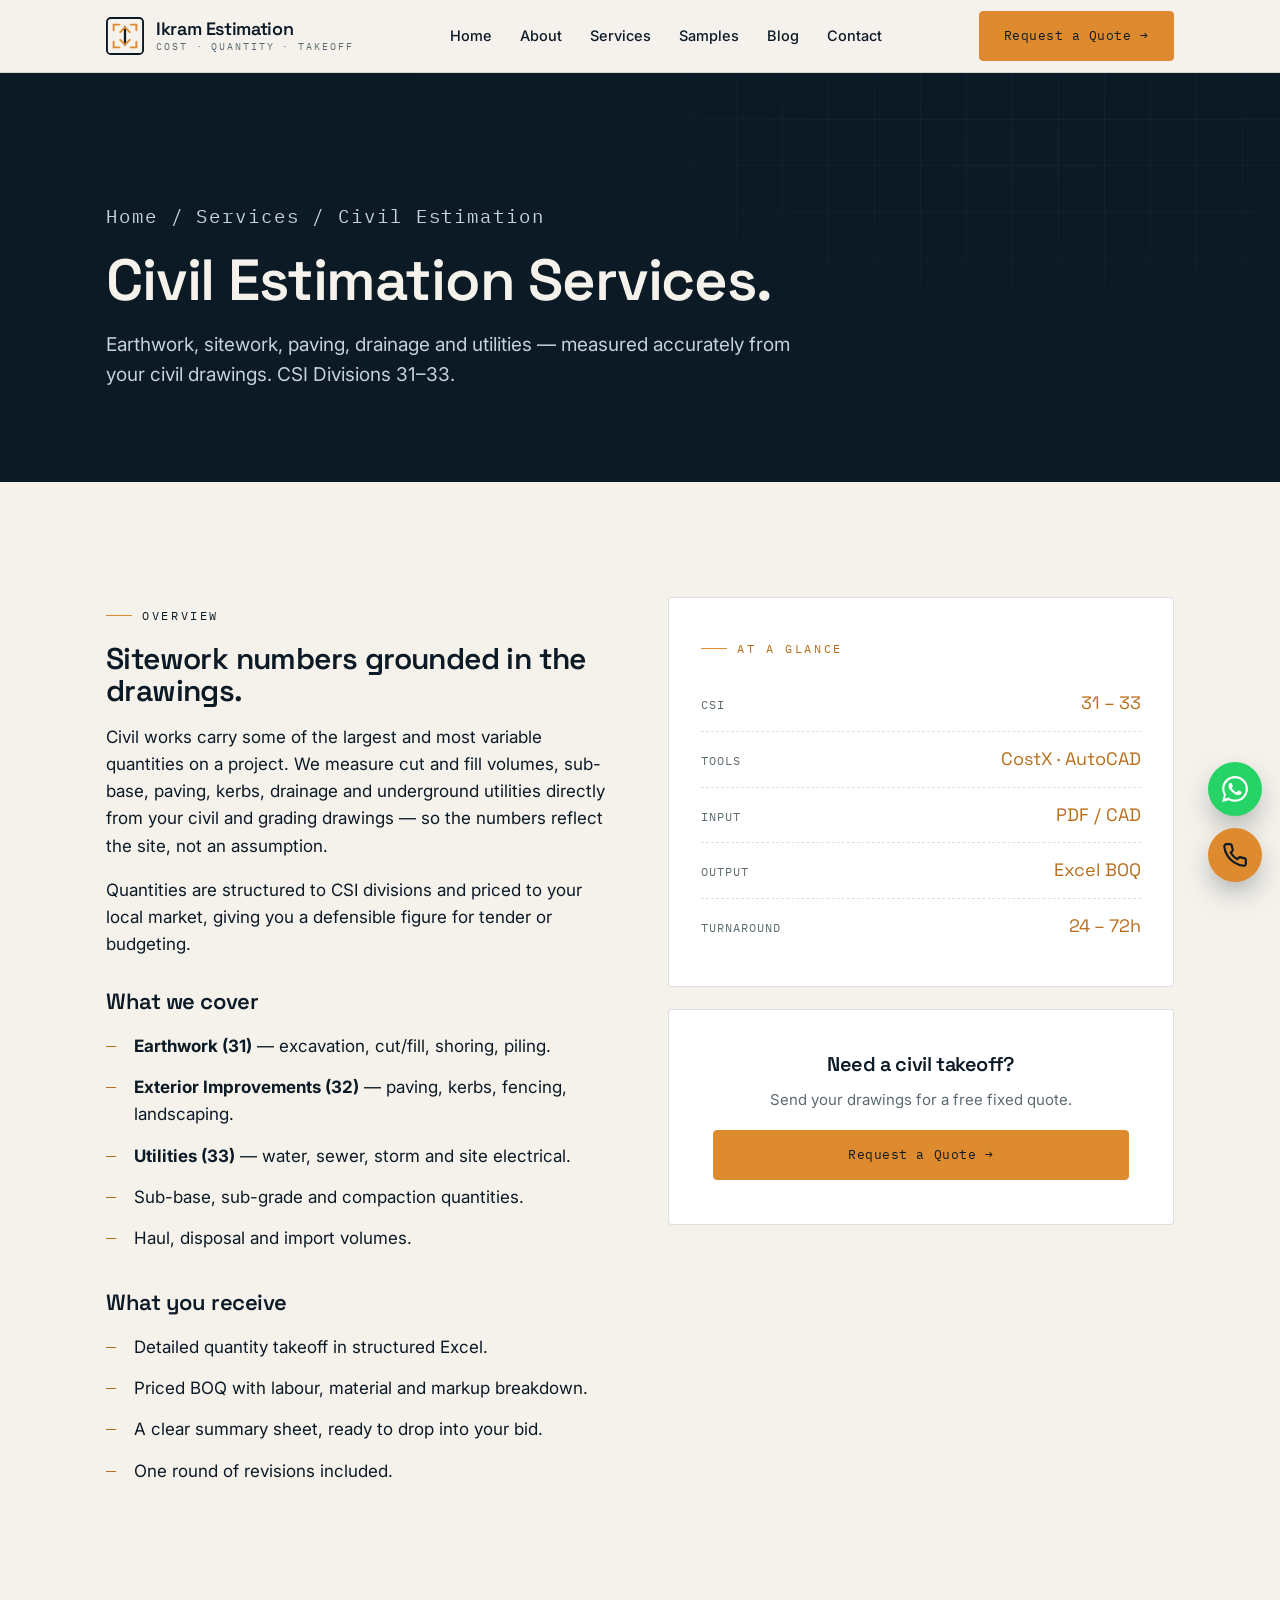
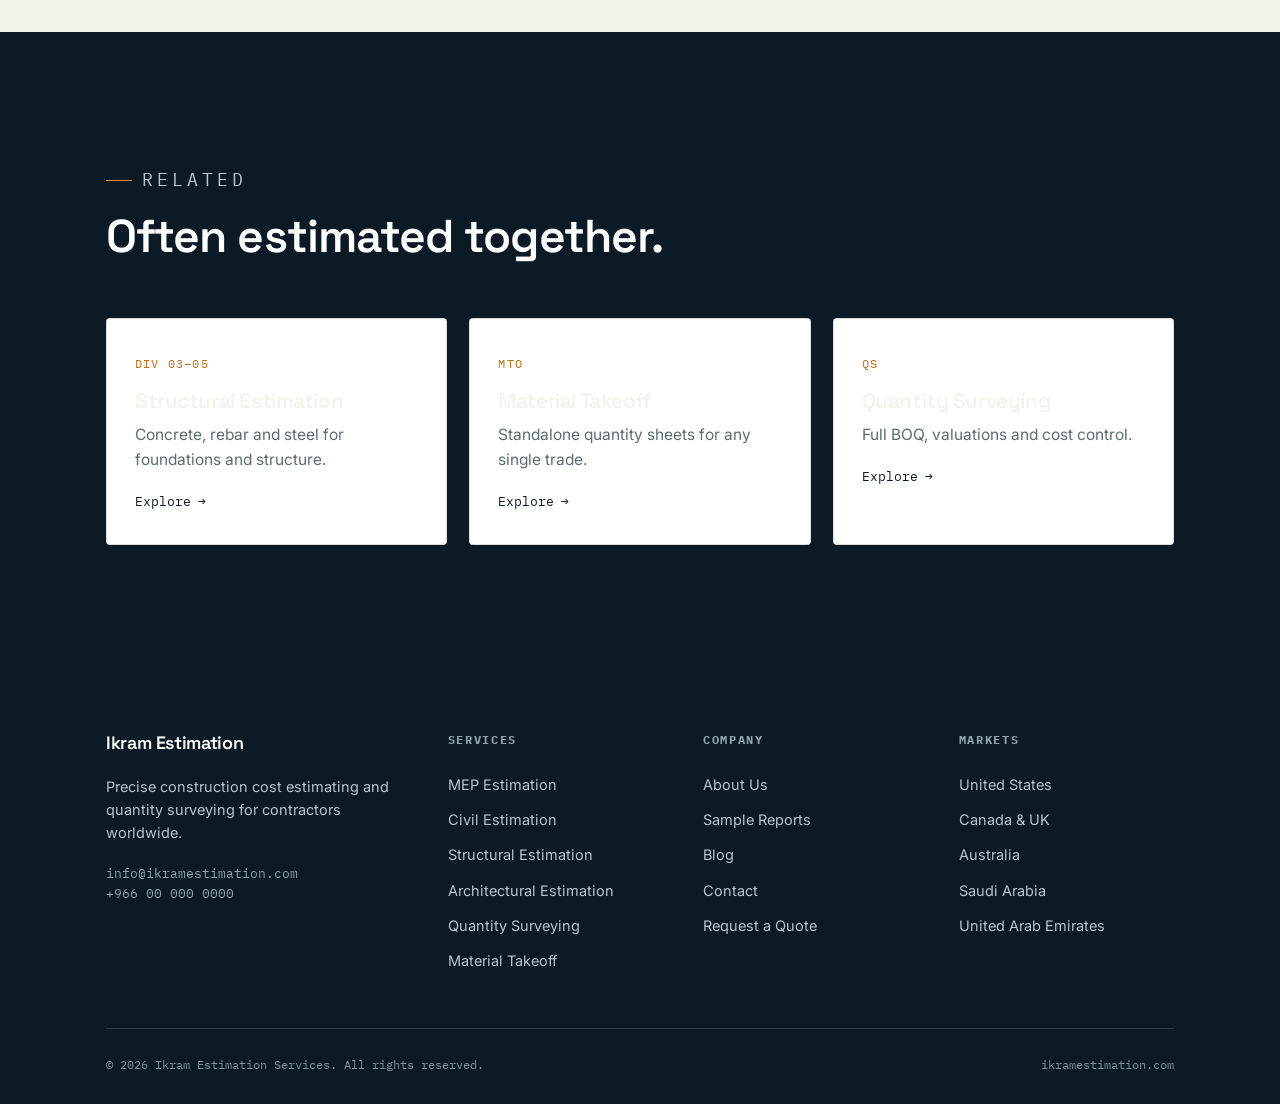
<file: services/civil-estimation.html>
<!DOCTYPE html>
<html lang="en">
<head>
<meta charset="UTF-8">
<meta name="viewport" content="width=device-width, initial-scale=1.0">
<title>Civil Estimation Services | Earthwork, Sitework &amp; Utilities Takeoff</title>
<meta name="description" content="Civil estimation for earthwork, sitework, paving, drainage and utilities. Accurate cut/fill volumes and BOQs from your civil drawings. CSI Divisions 31-33.">
<link rel="canonical" href="https://ikramestimation.com/services/civil-estimation.html">
<meta name="robots" content="index, follow">
<meta property="og:type" content="website">
<meta property="og:title" content="Civil Estimation Services | Earthwork, Sitework &amp; Utilities Takeoff">
<meta property="og:description" content="Civil estimation for earthwork, sitework, paving, drainage and utilities. Accurate cut/fill volumes and BOQs from your civil drawings. CSI Divisions 31-33.">
<meta property="og:url" content="https://ikramestimation.com/services/civil-estimation.html">
<meta property="og:image" content="https://ikramestimation.com/assets/og-image.png">
<meta name="twitter:card" content="summary_large_image">
<link rel="preconnect" href="https://fonts.googleapis.com">
<link rel="preconnect" href="https://fonts.gstatic.com" crossorigin>
<link href="https://fonts.googleapis.com/css2?family=Space+Grotesk:wght@400;500;600;700&family=Inter:wght@400;500;600&family=IBM+Plex+Mono:wght@400;500&display=swap" rel="stylesheet">
<link rel="stylesheet" href="../css/style.css">
<link rel="icon" href="../assets/favicon.svg" type="image/svg+xml">
</head>
<body>
<header class="site-head">
  <div class="container head-row">
    <a class="brand" href="../index.html" aria-label="Ikram Estimation Services home">
      <svg class="brand-mark" viewBox="0 0 40 40" fill="none" aria-hidden="true">
        <rect x="1" y="1" width="38" height="38" rx="4" stroke="#0C1A26" stroke-width="2"/>
        <path d="M8 8h6M8 8v6M32 8h-6M32 8v6M8 32h6M8 32v-6M32 32h-6M32 32v-6" stroke="#DE8A2E" stroke-width="2" stroke-linecap="round"/>
        <path d="M20 11v18" stroke="#0C1A26" stroke-width="2.4" stroke-linecap="round"/>
        <path d="M15 16l5-5 5 5M15 24l5 5 5-5" stroke="#DE8A2E" stroke-width="2" stroke-linecap="round" stroke-linejoin="round"/>
      </svg>
      <span class="brand-name">Ikram Estimation<span>COST &middot; QUANTITY &middot; TAKEOFF</span></span>
    </a>
    <nav class="nav" aria-label="Primary">
      <a href="../index.html">Home</a>
      <a href="../about.html">About</a>
      <div class="has-sub">
        <a href="../services.html">Services</a>
        <div class="submenu">
          <a href="../services/mep-estimation.html"><span class="num">21&ndash;28</span> MEP Estimation</a>
          <a href="../services/civil-estimation.html"><span class="num">31&ndash;33</span> Civil Estimation</a>
          <a href="../services/structural-estimation.html"><span class="num">03&ndash;05</span> Structural Estimation</a>
          <a href="../services/architectural-estimation.html"><span class="num">06&ndash;10</span> Architectural Estimation</a>
          <a href="../services/quantity-surveying.html"><span class="num">QS</span> Quantity Surveying</a>
          <a href="../services/material-takeoff.html"><span class="num">MTO</span> Material Takeoff</a>
        </div>
      </div>
      <a href="../samples.html">Samples</a>
      <a href="../blog.html">Blog</a>
      <a href="../contact.html">Contact</a>
    </nav>
    <div class="head-cta">
      <a class="btn btn--accent" href="../contact.html">Request a Quote <span class="arw">&rarr;</span></a>
      <button class="menu-btn" aria-label="Open menu" aria-expanded="false"><span></span></button>
    </div>
  </div>
</header>
<section class="page-head">
  <div class="container">
    <p class="crumb"><a href="../index.html">Home</a> / <a href="../services.html">Services</a> / Civil Estimation</p>
    <h1>Civil Estimation Services.</h1>
    <p>Earthwork, sitework, paving, drainage and utilities — measured accurately from your civil drawings. CSI Divisions 31&ndash;33.</p>
  </div>
</section>

<section class="section section--paper">
  <div class="container">
    <div class="split" style="align-items:flex-start">
      <div class="prose">
        <p class="eyebrow">Overview</p>
        <h2 style="margin-top:0">Sitework numbers grounded in the drawings.</h2>
        <p>Civil works carry some of the largest and most variable quantities on a project. We measure cut and fill volumes, sub-base, paving, kerbs, drainage and underground utilities directly from your civil and grading drawings — so the numbers reflect the site, not an assumption.</p>
        <p>Quantities are structured to CSI divisions and priced to your local market, giving you a defensible figure for tender or budgeting.</p>
        <h3>What we cover</h3>
        <ul><li><strong>Earthwork (31)</strong> — excavation, cut/fill, shoring, piling.</li><li><strong>Exterior Improvements (32)</strong> — paving, kerbs, fencing, landscaping.</li><li><strong>Utilities (33)</strong> — water, sewer, storm and site electrical.</li><li>Sub-base, sub-grade and compaction quantities.</li><li>Haul, disposal and import volumes.</li></ul>
        <h3>What you receive</h3>
        <ul>
          <li>Detailed quantity takeoff in structured Excel.</li>
          <li>Priced BOQ with labour, material and markup breakdown.</li>
          <li>A clear summary sheet, ready to drop into your bid.</li>
          <li>One round of revisions included.</li>
        </ul>
      </div>
      <div>
        <div class="panel" style="margin-bottom:22px">
          <p class="eyebrow">At a glance</p>
          <div class="draw-row"><span class="k">CSI</span><span class="v">31 &ndash; 33</span></div>
          <div class="draw-row"><span class="k">TOOLS</span><span class="v">CostX &middot; AutoCAD</span></div>
          <div class="draw-row"><span class="k">INPUT</span><span class="v">PDF / CAD</span></div>
          <div class="draw-row"><span class="k">OUTPUT</span><span class="v">Excel BOQ</span></div>
          <div class="draw-row"><span class="k">TURNAROUND</span><span class="v">24 &ndash; 72h</span></div>
        </div>
        <div class="form-wrap" style="text-align:center">
          <h3 style="margin:0 0 12px">Need a civil takeoff?</h3>
          <p style="color:var(--steel);font-size:15px;margin:0 0 18px">Send your drawings for a free fixed quote.</p>
          <a class="btn btn--accent" href="../contact.html" style="width:100%;justify-content:center">Request a Quote <span class="arw">&rarr;</span></a>
        </div>
      </div>
    </div>
  </div>
</section>

<section class="section section--ink">
  <div class="container">
    <div class="section-head"><p class="eyebrow on-dark">Related</p><h2 style="color:#fff">Often estimated together.</h2></div>
    <div class="grid-3"><a class="card reveal" href="structural-estimation.html"><span class="idx">DIV 03&ndash;05</span><h3>Structural Estimation</h3><p>Concrete, rebar and steel for foundations and structure.</p><span class="lk">Explore <span class="arw">&rarr;</span></span></a><a class="card reveal" href="material-takeoff.html"><span class="idx">MTO</span><h3>Material Takeoff</h3><p>Standalone quantity sheets for any single trade.</p><span class="lk">Explore <span class="arw">&rarr;</span></span></a><a class="card reveal" href="quantity-surveying.html"><span class="idx">QS</span><h3>Quantity Surveying</h3><p>Full BOQ, valuations and cost control.</p><span class="lk">Explore <span class="arw">&rarr;</span></span></a></div>
  </div>
</section><footer class="site-foot">
  <div class="container">
    <div class="foot-grid">
      <div class="foot-brand">
        <span class="brand-name" style="font-family:var(--f-display);font-weight:600;font-size:18px">Ikram Estimation</span>
        <p>Precise construction cost estimating and quantity surveying for contractors worldwide.</p>
        <p style="font-family:var(--f-mono);font-size:12.5px;color:#8FA3AC">info@ikramestimation.com<br>+966 00 000 0000</p>
      </div>
      <div><h5>Services</h5>
        <a href="../services/mep-estimation.html">MEP Estimation</a>
        <a href="../services/civil-estimation.html">Civil Estimation</a>
        <a href="../services/structural-estimation.html">Structural Estimation</a>
        <a href="../services/architectural-estimation.html">Architectural Estimation</a>
        <a href="../services/quantity-surveying.html">Quantity Surveying</a>
        <a href="../services/material-takeoff.html">Material Takeoff</a>
      </div>
      <div><h5>Company</h5>
        <a href="../about.html">About Us</a>
        <a href="../samples.html">Sample Reports</a>
        <a href="../blog.html">Blog</a>
        <a href="../contact.html">Contact</a>
        <a href="../contact.html">Request a Quote</a>
      </div>
      <div><h5>Markets</h5>
        <a href="../services.html">United States</a>
        <a href="../services.html">Canada &amp; UK</a>
        <a href="../services.html">Australia</a>
        <a href="../services.html">Saudi Arabia</a>
        <a href="../services.html">United Arab Emirates</a>
      </div>
    </div>
    <div class="foot-bottom">
      <span>&copy; <span data-year>2026</span> Ikram Estimation Services. All rights reserved.</span>
      <span>ikramestimation.com</span>
    </div>
  </div>
</footer>
<div class="floaters">
  <a class="fab fab--wa" href="https://wa.me/966000000000" target="_blank" rel="noopener" aria-label="Chat on WhatsApp">
    <svg viewBox="0 0 24 24" fill="currentColor"><path d="M.057 24l1.687-6.163a11.867 11.867 0 01-1.587-5.945C.16 5.335 5.495 0 12.05 0a11.82 11.82 0 018.413 3.488 11.82 11.82 0 013.48 8.414c-.003 6.557-5.338 11.892-11.893 11.892a11.9 11.9 0 01-5.688-1.448L.057 24zm6.597-3.807c1.676.995 3.276 1.591 5.392 1.592 5.448 0 9.886-4.434 9.889-9.885.002-5.462-4.415-9.89-9.881-9.892-5.452 0-9.887 4.434-9.889 9.884a9.86 9.86 0 001.51 5.26l-.999 3.648 3.728-.978zm11.387-5.464c-.074-.124-.272-.198-.57-.347-.297-.149-1.758-.868-2.031-.967-.272-.099-.47-.149-.669.149-.198.297-.768.967-.941 1.165-.173.198-.347.223-.644.074-.297-.149-1.255-.462-2.39-1.475-.883-.788-1.48-1.761-1.653-2.059-.173-.297-.018-.458.13-.606.134-.133.297-.347.446-.521.151-.172.2-.296.3-.495.099-.198.05-.372-.025-.521-.075-.148-.669-1.611-.916-2.206-.242-.579-.487-.501-.669-.51l-.57-.01c-.198 0-.52.074-.792.372s-1.04 1.016-1.04 2.479 1.065 2.876 1.213 3.074c.149.198 2.095 3.2 5.076 4.487.709.306 1.263.489 1.694.626.712.226 1.36.194 1.872.118.571-.085 1.758-.719 2.006-1.413.248-.695.248-1.29.173-1.414z"/></svg>
  </a>
  <a class="fab fab--call" href="tel:+966000000000" aria-label="Call now">
    <svg viewBox="0 0 24 24" fill="none" stroke="currentColor" stroke-width="2"><path d="M22 16.92v3a2 2 0 01-2.18 2 19.79 19.79 0 01-8.63-3.07 19.5 19.5 0 01-6-6 19.79 19.79 0 01-3.07-8.67A2 2 0 014.11 2h3a2 2 0 012 1.72c.13.96.36 1.9.7 2.81a2 2 0 01-.45 2.11L8.09 9.91a16 16 0 006 6l1.27-1.27a2 2 0 012.11-.45c.91.34 1.85.57 2.81.7A2 2 0 0122 16.92z" stroke-linecap="round" stroke-linejoin="round"/></svg>
  </a>
</div>
<script src="../js/main.js"></script>
</body>
</html>
</file>
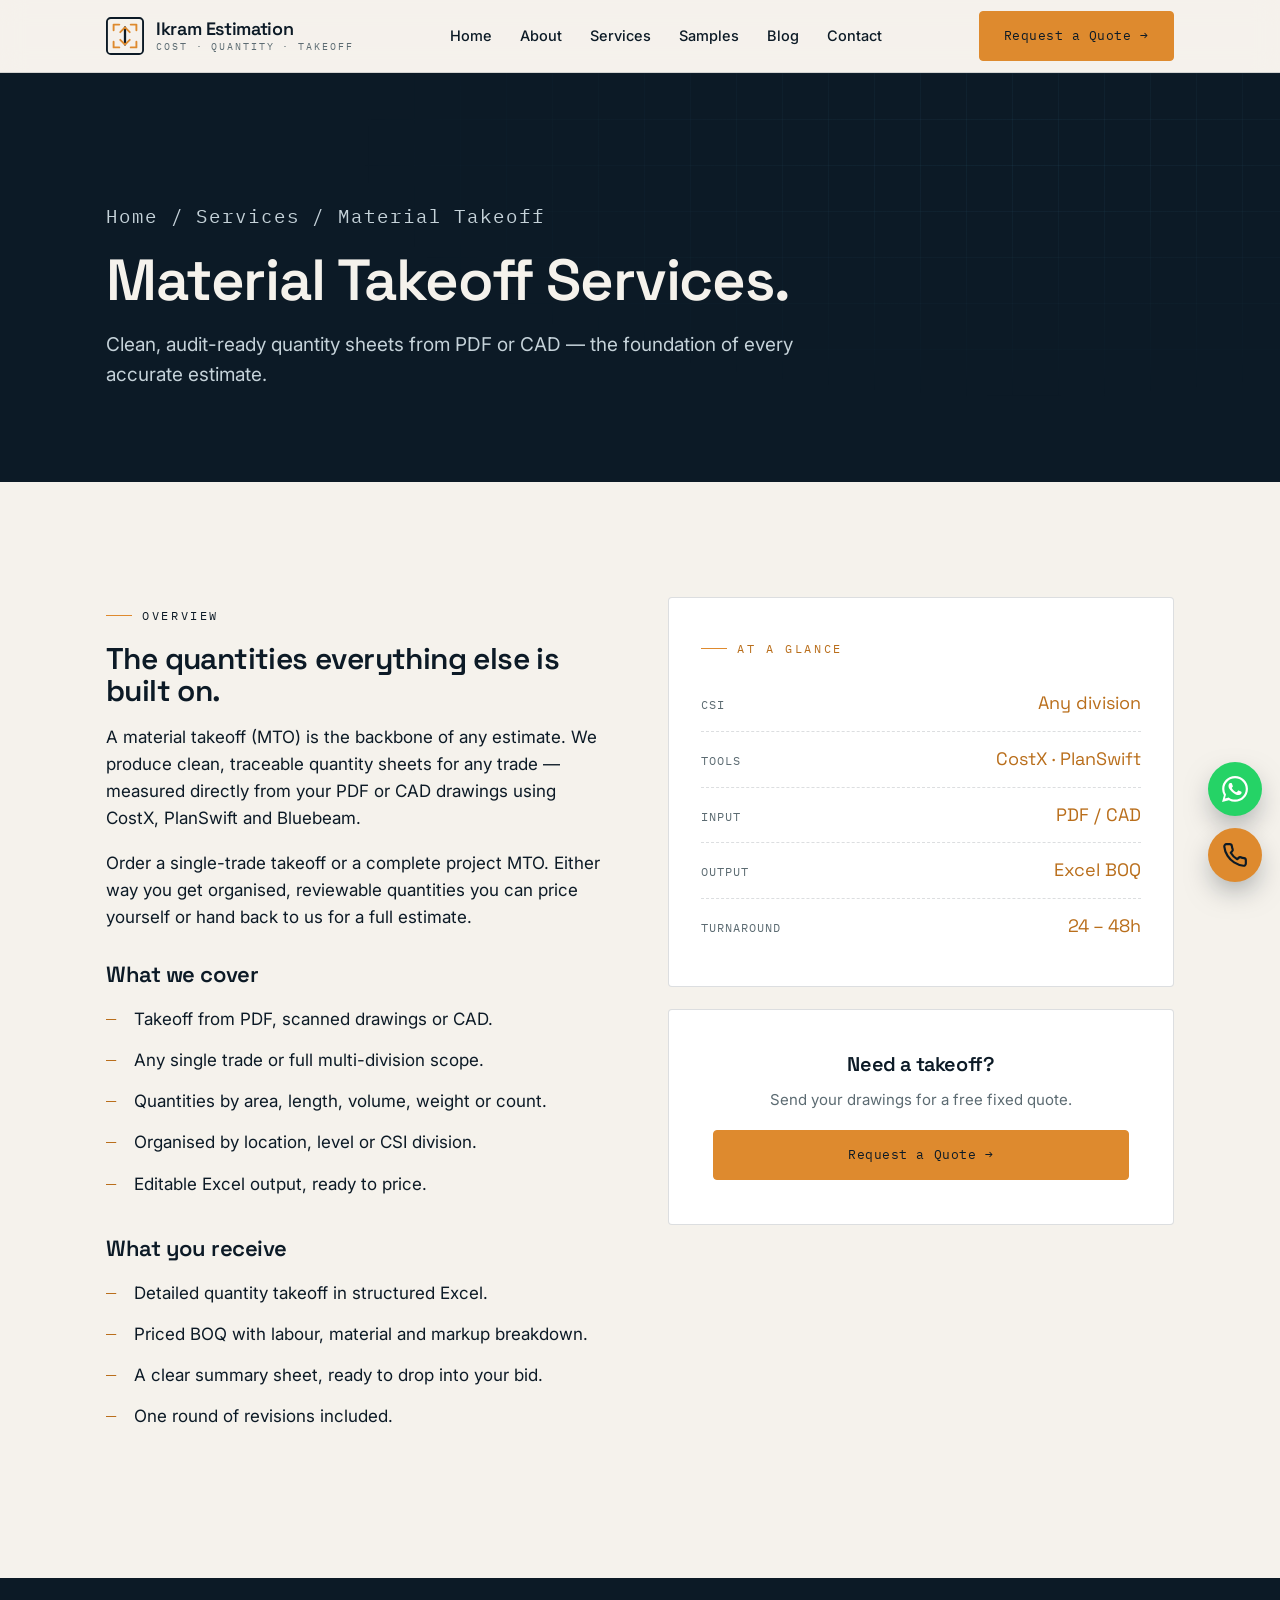
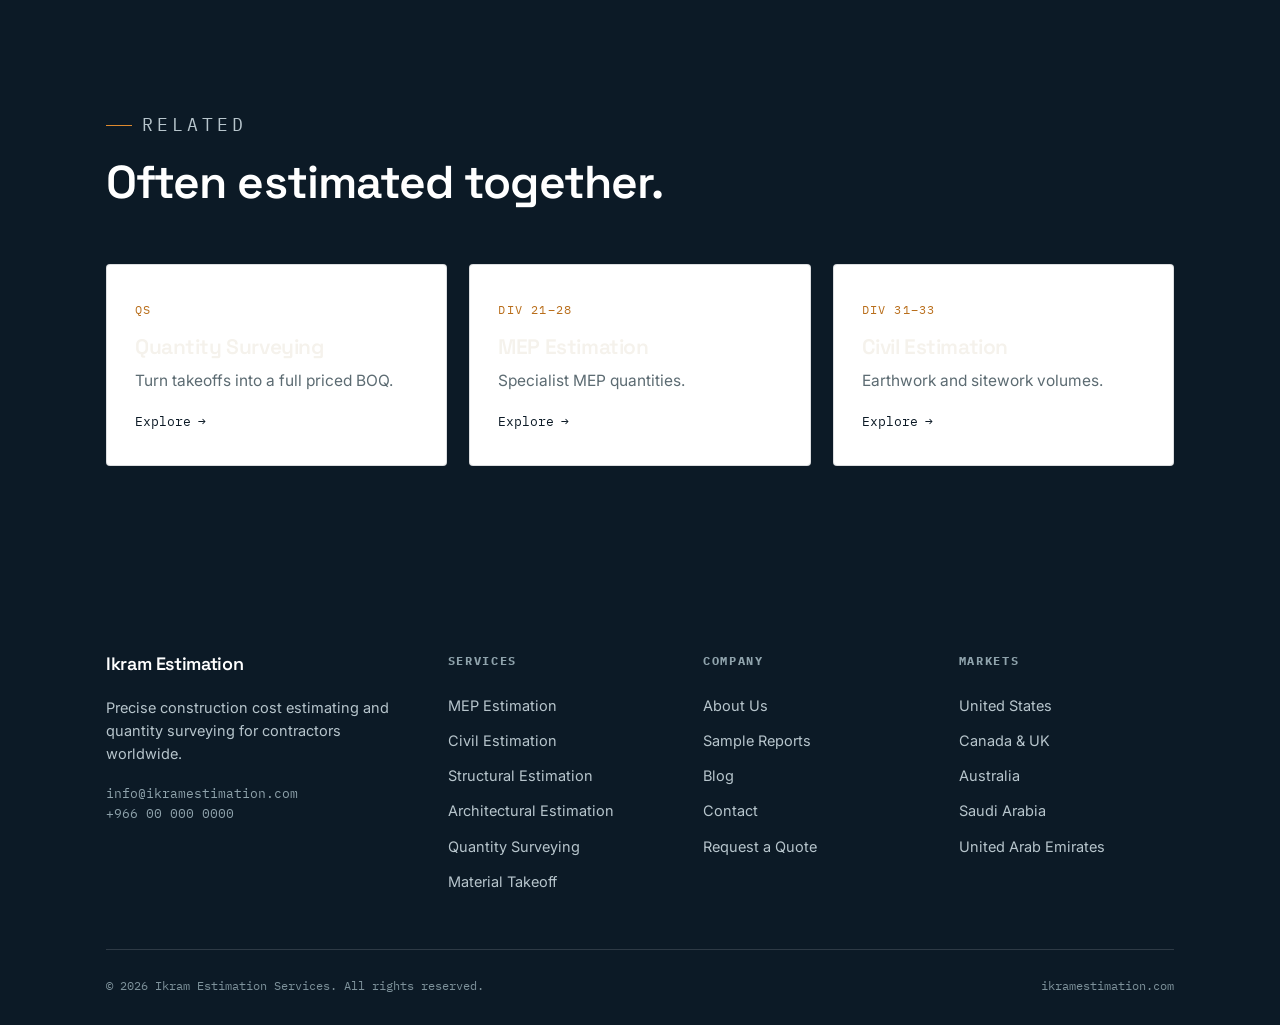
<file: services/material-takeoff.html>
<!DOCTYPE html>
<html lang="en">
<head>
<meta charset="UTF-8">
<meta name="viewport" content="width=device-width, initial-scale=1.0">
<title>Material Takeoff Services | Quantity Takeoff from PDF &amp; CAD</title>
<meta name="description" content="Fast, accurate material takeoff (MTO) services from PDF or CAD drawings. Clean, audit-ready quantity sheets for any single trade or full project.">
<link rel="canonical" href="https://ikramestimation.com/services/material-takeoff.html">
<meta name="robots" content="index, follow">
<meta property="og:type" content="website">
<meta property="og:title" content="Material Takeoff Services | Quantity Takeoff from PDF &amp; CAD">
<meta property="og:description" content="Fast, accurate material takeoff (MTO) services from PDF or CAD drawings. Clean, audit-ready quantity sheets for any single trade or full project.">
<meta property="og:url" content="https://ikramestimation.com/services/material-takeoff.html">
<meta property="og:image" content="https://ikramestimation.com/assets/og-image.png">
<meta name="twitter:card" content="summary_large_image">
<link rel="preconnect" href="https://fonts.googleapis.com">
<link rel="preconnect" href="https://fonts.gstatic.com" crossorigin>
<link href="https://fonts.googleapis.com/css2?family=Space+Grotesk:wght@400;500;600;700&family=Inter:wght@400;500;600&family=IBM+Plex+Mono:wght@400;500&display=swap" rel="stylesheet">
<link rel="stylesheet" href="../css/style.css">
<link rel="icon" href="../assets/favicon.svg" type="image/svg+xml">
</head>
<body>
<header class="site-head">
  <div class="container head-row">
    <a class="brand" href="../index.html" aria-label="Ikram Estimation Services home">
      <svg class="brand-mark" viewBox="0 0 40 40" fill="none" aria-hidden="true">
        <rect x="1" y="1" width="38" height="38" rx="4" stroke="#0C1A26" stroke-width="2"/>
        <path d="M8 8h6M8 8v6M32 8h-6M32 8v6M8 32h6M8 32v-6M32 32h-6M32 32v-6" stroke="#DE8A2E" stroke-width="2" stroke-linecap="round"/>
        <path d="M20 11v18" stroke="#0C1A26" stroke-width="2.4" stroke-linecap="round"/>
        <path d="M15 16l5-5 5 5M15 24l5 5 5-5" stroke="#DE8A2E" stroke-width="2" stroke-linecap="round" stroke-linejoin="round"/>
      </svg>
      <span class="brand-name">Ikram Estimation<span>COST &middot; QUANTITY &middot; TAKEOFF</span></span>
    </a>
    <nav class="nav" aria-label="Primary">
      <a href="../index.html">Home</a>
      <a href="../about.html">About</a>
      <div class="has-sub">
        <a href="../services.html">Services</a>
        <div class="submenu">
          <a href="../services/mep-estimation.html"><span class="num">21&ndash;28</span> MEP Estimation</a>
          <a href="../services/civil-estimation.html"><span class="num">31&ndash;33</span> Civil Estimation</a>
          <a href="../services/structural-estimation.html"><span class="num">03&ndash;05</span> Structural Estimation</a>
          <a href="../services/architectural-estimation.html"><span class="num">06&ndash;10</span> Architectural Estimation</a>
          <a href="../services/quantity-surveying.html"><span class="num">QS</span> Quantity Surveying</a>
          <a href="../services/material-takeoff.html"><span class="num">MTO</span> Material Takeoff</a>
        </div>
      </div>
      <a href="../samples.html">Samples</a>
      <a href="../blog.html">Blog</a>
      <a href="../contact.html">Contact</a>
    </nav>
    <div class="head-cta">
      <a class="btn btn--accent" href="../contact.html">Request a Quote <span class="arw">&rarr;</span></a>
      <button class="menu-btn" aria-label="Open menu" aria-expanded="false"><span></span></button>
    </div>
  </div>
</header>
<section class="page-head">
  <div class="container">
    <p class="crumb"><a href="../index.html">Home</a> / <a href="../services.html">Services</a> / Material Takeoff</p>
    <h1>Material Takeoff Services.</h1>
    <p>Clean, audit-ready quantity sheets from PDF or CAD — the foundation of every accurate estimate.</p>
  </div>
</section>

<section class="section section--paper">
  <div class="container">
    <div class="split" style="align-items:flex-start">
      <div class="prose">
        <p class="eyebrow">Overview</p>
        <h2 style="margin-top:0">The quantities everything else is built on.</h2>
        <p>A material takeoff (MTO) is the backbone of any estimate. We produce clean, traceable quantity sheets for any trade — measured directly from your PDF or CAD drawings using CostX, PlanSwift and Bluebeam.</p>
        <p>Order a single-trade takeoff or a complete project MTO. Either way you get organised, reviewable quantities you can price yourself or hand back to us for a full estimate.</p>
        <h3>What we cover</h3>
        <ul><li>Takeoff from PDF, scanned drawings or CAD.</li><li>Any single trade or full multi-division scope.</li><li>Quantities by area, length, volume, weight or count.</li><li>Organised by location, level or CSI division.</li><li>Editable Excel output, ready to price.</li></ul>
        <h3>What you receive</h3>
        <ul>
          <li>Detailed quantity takeoff in structured Excel.</li>
          <li>Priced BOQ with labour, material and markup breakdown.</li>
          <li>A clear summary sheet, ready to drop into your bid.</li>
          <li>One round of revisions included.</li>
        </ul>
      </div>
      <div>
        <div class="panel" style="margin-bottom:22px">
          <p class="eyebrow">At a glance</p>
          <div class="draw-row"><span class="k">CSI</span><span class="v">Any division</span></div>
          <div class="draw-row"><span class="k">TOOLS</span><span class="v">CostX &middot; PlanSwift</span></div>
          <div class="draw-row"><span class="k">INPUT</span><span class="v">PDF / CAD</span></div>
          <div class="draw-row"><span class="k">OUTPUT</span><span class="v">Excel BOQ</span></div>
          <div class="draw-row"><span class="k">TURNAROUND</span><span class="v">24 &ndash; 48h</span></div>
        </div>
        <div class="form-wrap" style="text-align:center">
          <h3 style="margin:0 0 12px">Need a takeoff?</h3>
          <p style="color:var(--steel);font-size:15px;margin:0 0 18px">Send your drawings for a free fixed quote.</p>
          <a class="btn btn--accent" href="../contact.html" style="width:100%;justify-content:center">Request a Quote <span class="arw">&rarr;</span></a>
        </div>
      </div>
    </div>
  </div>
</section>

<section class="section section--ink">
  <div class="container">
    <div class="section-head"><p class="eyebrow on-dark">Related</p><h2 style="color:#fff">Often estimated together.</h2></div>
    <div class="grid-3"><a class="card reveal" href="quantity-surveying.html"><span class="idx">QS</span><h3>Quantity Surveying</h3><p>Turn takeoffs into a full priced BOQ.</p><span class="lk">Explore <span class="arw">&rarr;</span></span></a><a class="card reveal" href="mep-estimation.html"><span class="idx">DIV 21&ndash;28</span><h3>MEP Estimation</h3><p>Specialist MEP quantities.</p><span class="lk">Explore <span class="arw">&rarr;</span></span></a><a class="card reveal" href="civil-estimation.html"><span class="idx">DIV 31&ndash;33</span><h3>Civil Estimation</h3><p>Earthwork and sitework volumes.</p><span class="lk">Explore <span class="arw">&rarr;</span></span></a></div>
  </div>
</section><footer class="site-foot">
  <div class="container">
    <div class="foot-grid">
      <div class="foot-brand">
        <span class="brand-name" style="font-family:var(--f-display);font-weight:600;font-size:18px">Ikram Estimation</span>
        <p>Precise construction cost estimating and quantity surveying for contractors worldwide.</p>
        <p style="font-family:var(--f-mono);font-size:12.5px;color:#8FA3AC">info@ikramestimation.com<br>+966 00 000 0000</p>
      </div>
      <div><h5>Services</h5>
        <a href="../services/mep-estimation.html">MEP Estimation</a>
        <a href="../services/civil-estimation.html">Civil Estimation</a>
        <a href="../services/structural-estimation.html">Structural Estimation</a>
        <a href="../services/architectural-estimation.html">Architectural Estimation</a>
        <a href="../services/quantity-surveying.html">Quantity Surveying</a>
        <a href="../services/material-takeoff.html">Material Takeoff</a>
      </div>
      <div><h5>Company</h5>
        <a href="../about.html">About Us</a>
        <a href="../samples.html">Sample Reports</a>
        <a href="../blog.html">Blog</a>
        <a href="../contact.html">Contact</a>
        <a href="../contact.html">Request a Quote</a>
      </div>
      <div><h5>Markets</h5>
        <a href="../services.html">United States</a>
        <a href="../services.html">Canada &amp; UK</a>
        <a href="../services.html">Australia</a>
        <a href="../services.html">Saudi Arabia</a>
        <a href="../services.html">United Arab Emirates</a>
      </div>
    </div>
    <div class="foot-bottom">
      <span>&copy; <span data-year>2026</span> Ikram Estimation Services. All rights reserved.</span>
      <span>ikramestimation.com</span>
    </div>
  </div>
</footer>
<div class="floaters">
  <a class="fab fab--wa" href="https://wa.me/966000000000" target="_blank" rel="noopener" aria-label="Chat on WhatsApp">
    <svg viewBox="0 0 24 24" fill="currentColor"><path d="M.057 24l1.687-6.163a11.867 11.867 0 01-1.587-5.945C.16 5.335 5.495 0 12.05 0a11.82 11.82 0 018.413 3.488 11.82 11.82 0 013.48 8.414c-.003 6.557-5.338 11.892-11.893 11.892a11.9 11.9 0 01-5.688-1.448L.057 24zm6.597-3.807c1.676.995 3.276 1.591 5.392 1.592 5.448 0 9.886-4.434 9.889-9.885.002-5.462-4.415-9.89-9.881-9.892-5.452 0-9.887 4.434-9.889 9.884a9.86 9.86 0 001.51 5.26l-.999 3.648 3.728-.978zm11.387-5.464c-.074-.124-.272-.198-.57-.347-.297-.149-1.758-.868-2.031-.967-.272-.099-.47-.149-.669.149-.198.297-.768.967-.941 1.165-.173.198-.347.223-.644.074-.297-.149-1.255-.462-2.39-1.475-.883-.788-1.48-1.761-1.653-2.059-.173-.297-.018-.458.13-.606.134-.133.297-.347.446-.521.151-.172.2-.296.3-.495.099-.198.05-.372-.025-.521-.075-.148-.669-1.611-.916-2.206-.242-.579-.487-.501-.669-.51l-.57-.01c-.198 0-.52.074-.792.372s-1.04 1.016-1.04 2.479 1.065 2.876 1.213 3.074c.149.198 2.095 3.2 5.076 4.487.709.306 1.263.489 1.694.626.712.226 1.36.194 1.872.118.571-.085 1.758-.719 2.006-1.413.248-.695.248-1.29.173-1.414z"/></svg>
  </a>
  <a class="fab fab--call" href="tel:+966000000000" aria-label="Call now">
    <svg viewBox="0 0 24 24" fill="none" stroke="currentColor" stroke-width="2"><path d="M22 16.92v3a2 2 0 01-2.18 2 19.79 19.79 0 01-8.63-3.07 19.5 19.5 0 01-6-6 19.79 19.79 0 01-3.07-8.67A2 2 0 014.11 2h3a2 2 0 012 1.72c.13.96.36 1.9.7 2.81a2 2 0 01-.45 2.11L8.09 9.91a16 16 0 006 6l1.27-1.27a2 2 0 012.11-.45c.91.34 1.85.57 2.81.7A2 2 0 0122 16.92z" stroke-linecap="round" stroke-linejoin="round"/></svg>
  </a>
</div>
<script src="../js/main.js"></script>
</body>
</html>
</file>
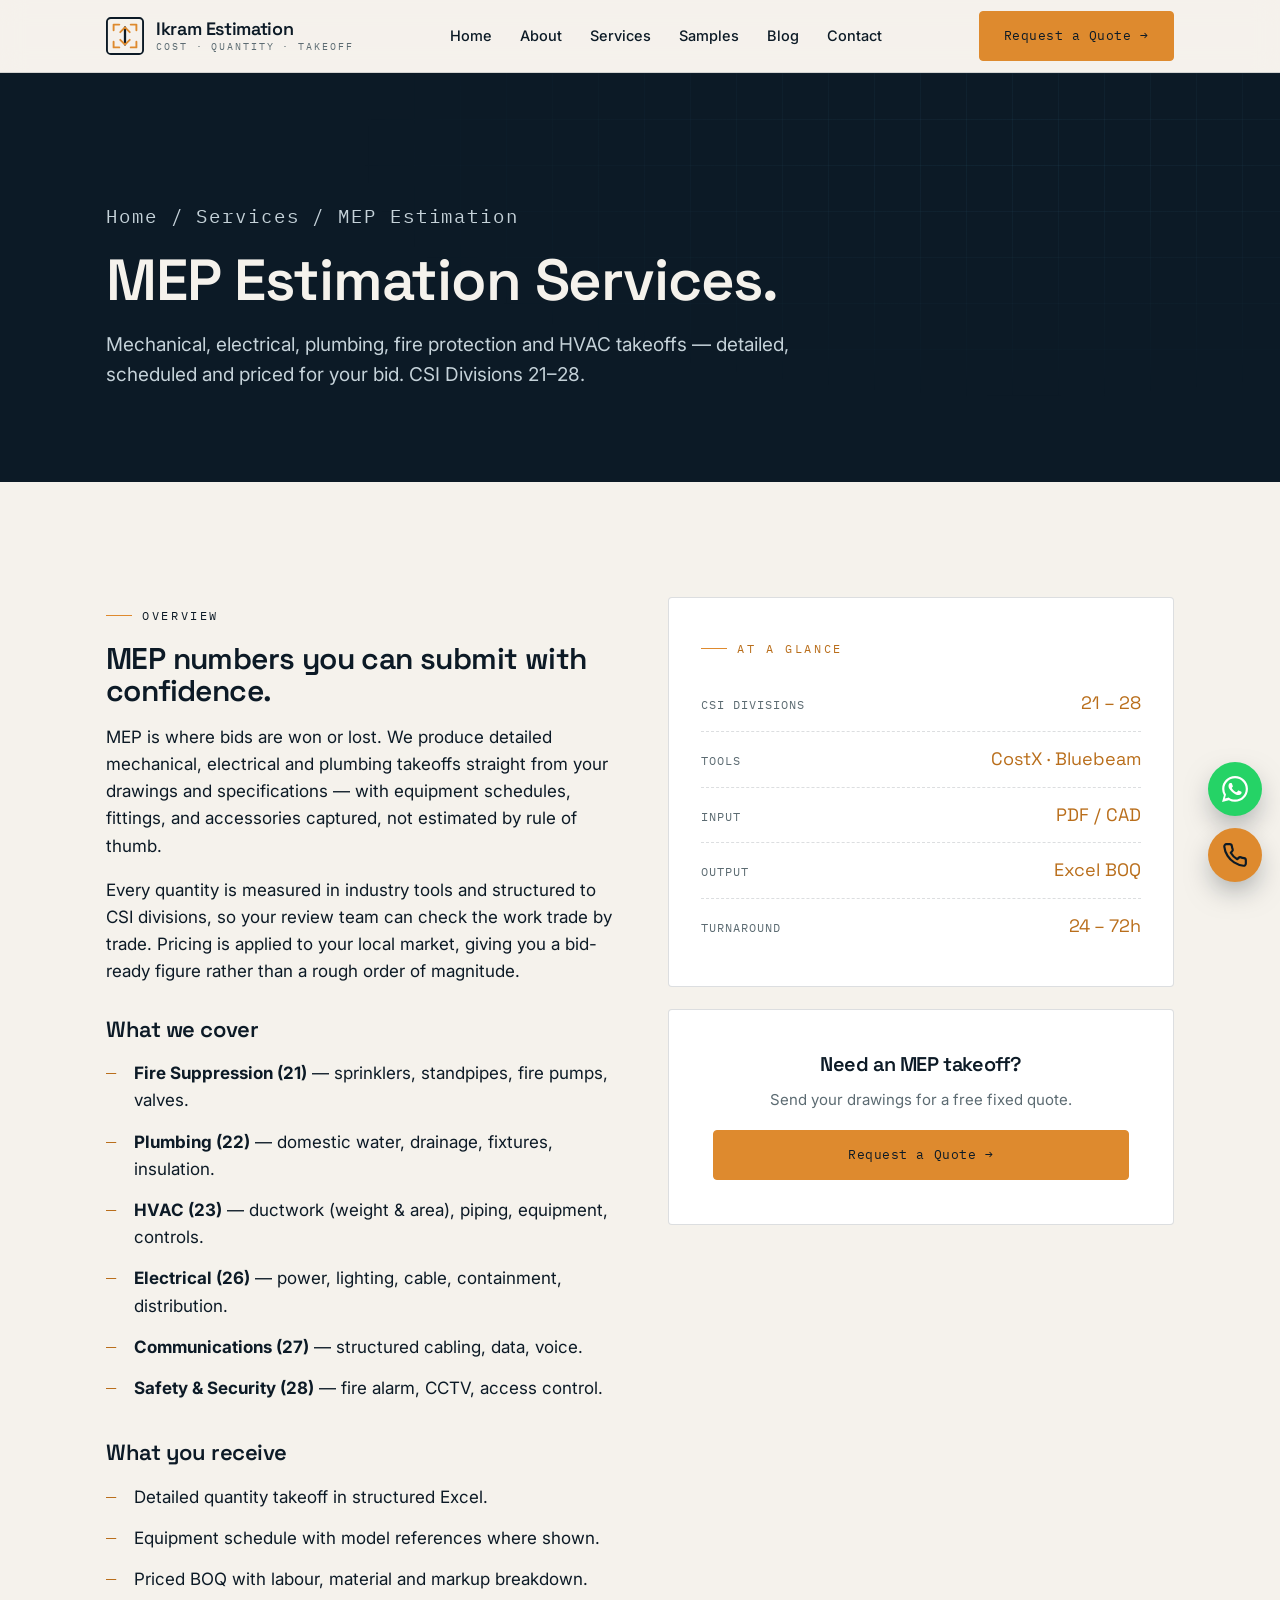
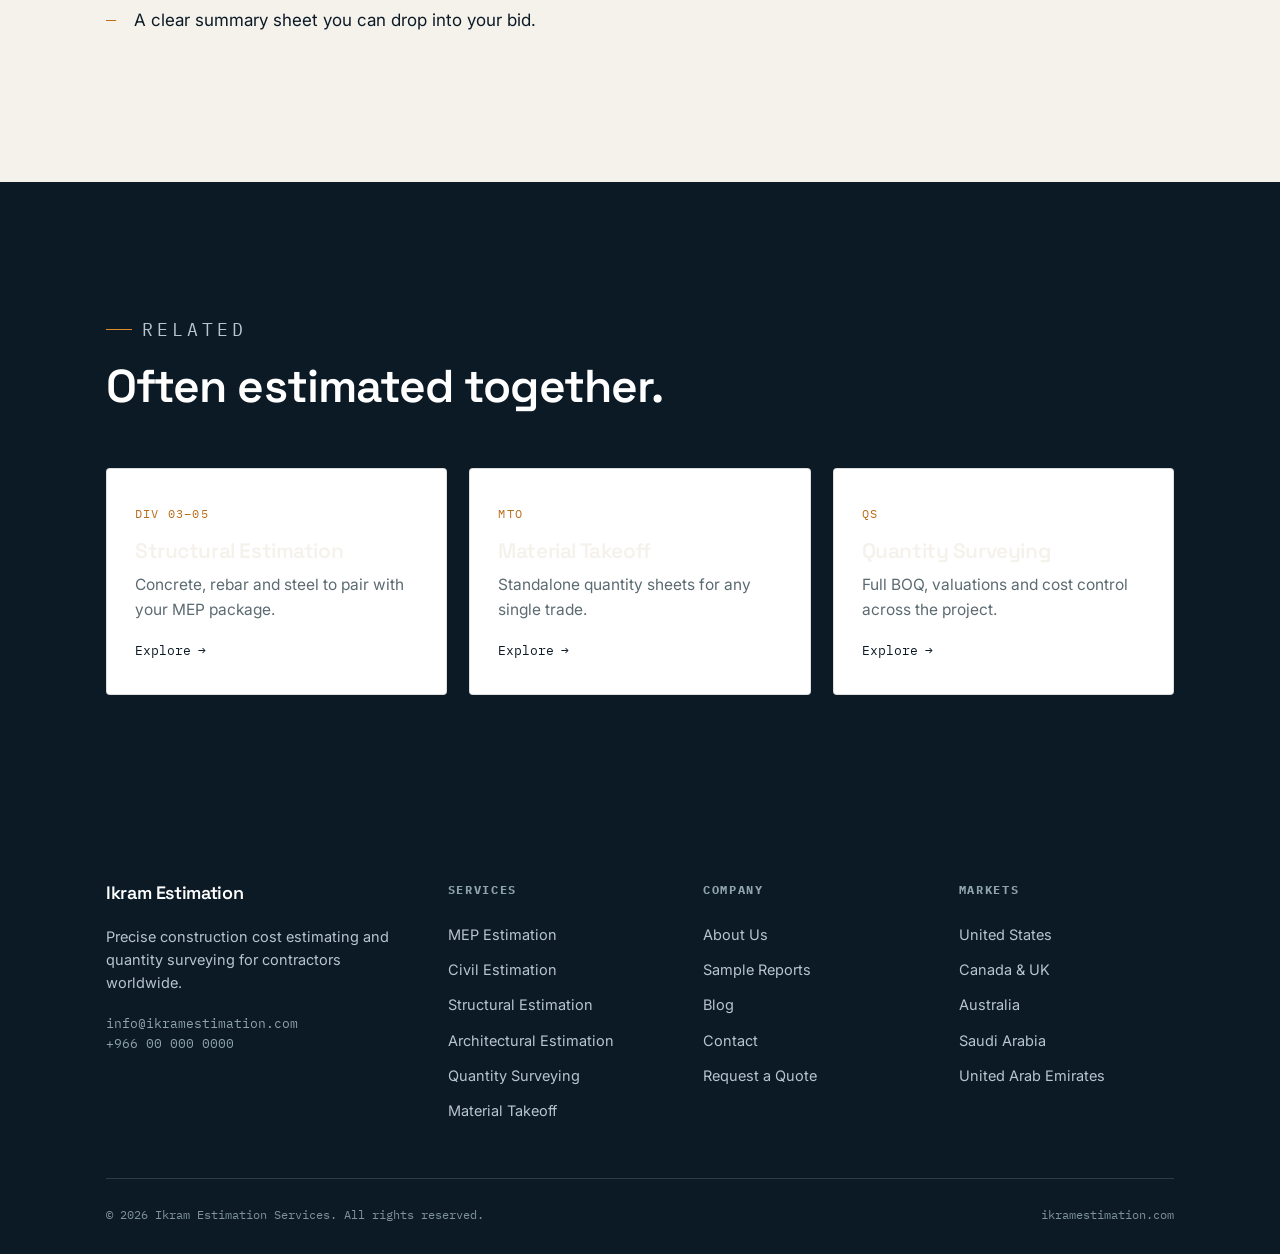
<file: services/mep-estimation.html>
<!DOCTYPE html>
<html lang="en">
<head>
<meta charset="UTF-8">
<meta name="viewport" content="width=device-width, initial-scale=1.0">
<title>MEP Estimation Services | HVAC, Electrical &amp; Plumbing Takeoff</title>
<meta name="description" content="Detailed MEP estimation: mechanical, electrical, plumbing, fire protection and HVAC takeoffs with equipment schedules. CSI Divisions 21-28, priced for your bid.">
<link rel="canonical" href="https://ikramestimation.com/services/mep-estimation.html">
<meta name="robots" content="index, follow">
<meta property="og:type" content="website">
<meta property="og:title" content="MEP Estimation Services | HVAC, Electrical &amp; Plumbing Takeoff">
<meta property="og:description" content="Detailed MEP estimation: mechanical, electrical, plumbing, fire protection and HVAC takeoffs with equipment schedules. CSI Divisions 21-28, priced for your bid.">
<meta property="og:url" content="https://ikramestimation.com/services/mep-estimation.html">
<meta property="og:image" content="https://ikramestimation.com/assets/og-image.png">
<meta name="twitter:card" content="summary_large_image">
<link rel="preconnect" href="https://fonts.googleapis.com">
<link rel="preconnect" href="https://fonts.gstatic.com" crossorigin>
<link href="https://fonts.googleapis.com/css2?family=Space+Grotesk:wght@400;500;600;700&family=Inter:wght@400;500;600&family=IBM+Plex+Mono:wght@400;500&display=swap" rel="stylesheet">
<link rel="stylesheet" href="../css/style.css">
<link rel="icon" href="../assets/favicon.svg" type="image/svg+xml">
</head>
<body>
<header class="site-head">
  <div class="container head-row">
    <a class="brand" href="../index.html" aria-label="Ikram Estimation Services home">
      <svg class="brand-mark" viewBox="0 0 40 40" fill="none" aria-hidden="true">
        <rect x="1" y="1" width="38" height="38" rx="4" stroke="#0C1A26" stroke-width="2"/>
        <path d="M8 8h6M8 8v6M32 8h-6M32 8v6M8 32h6M8 32v-6M32 32h-6M32 32v-6" stroke="#DE8A2E" stroke-width="2" stroke-linecap="round"/>
        <path d="M20 11v18" stroke="#0C1A26" stroke-width="2.4" stroke-linecap="round"/>
        <path d="M15 16l5-5 5 5M15 24l5 5 5-5" stroke="#DE8A2E" stroke-width="2" stroke-linecap="round" stroke-linejoin="round"/>
      </svg>
      <span class="brand-name">Ikram Estimation<span>COST &middot; QUANTITY &middot; TAKEOFF</span></span>
    </a>
    <nav class="nav" aria-label="Primary">
      <a href="../index.html">Home</a>
      <a href="../about.html">About</a>
      <div class="has-sub">
        <a href="../services.html">Services</a>
        <div class="submenu">
          <a href="../services/mep-estimation.html"><span class="num">21&ndash;28</span> MEP Estimation</a>
          <a href="../services/civil-estimation.html"><span class="num">31&ndash;33</span> Civil Estimation</a>
          <a href="../services/structural-estimation.html"><span class="num">03&ndash;05</span> Structural Estimation</a>
          <a href="../services/architectural-estimation.html"><span class="num">06&ndash;10</span> Architectural Estimation</a>
          <a href="../services/quantity-surveying.html"><span class="num">QS</span> Quantity Surveying</a>
          <a href="../services/material-takeoff.html"><span class="num">MTO</span> Material Takeoff</a>
        </div>
      </div>
      <a href="../samples.html">Samples</a>
      <a href="../blog.html">Blog</a>
      <a href="../contact.html">Contact</a>
    </nav>
    <div class="head-cta">
      <a class="btn btn--accent" href="../contact.html">Request a Quote <span class="arw">&rarr;</span></a>
      <button class="menu-btn" aria-label="Open menu" aria-expanded="false"><span></span></button>
    </div>
  </div>
</header>
<section class="page-head">
  <div class="container">
    <p class="crumb"><a href="../index.html">Home</a> / <a href="../services.html">Services</a> / MEP Estimation</p>
    <h1>MEP Estimation Services.</h1>
    <p>Mechanical, electrical, plumbing, fire protection and HVAC takeoffs — detailed, scheduled and priced for your bid. CSI Divisions 21&ndash;28.</p>
  </div>
</section>

<section class="section section--paper">
  <div class="container">
    <div class="split" style="align-items:flex-start">
      <div class="prose">
        <p class="eyebrow">Overview</p>
        <h2 style="margin-top:0">MEP numbers you can submit with confidence.</h2>
        <p>MEP is where bids are won or lost. We produce detailed mechanical, electrical and plumbing takeoffs straight from your drawings and specifications — with equipment schedules, fittings, and accessories captured, not estimated by rule of thumb.</p>
        <p>Every quantity is measured in industry tools and structured to CSI divisions, so your review team can check the work trade by trade. Pricing is applied to your local market, giving you a bid-ready figure rather than a rough order of magnitude.</p>

        <h3>What we cover</h3>
        <ul>
          <li><strong>Fire Suppression (21)</strong> — sprinklers, standpipes, fire pumps, valves.</li>
          <li><strong>Plumbing (22)</strong> — domestic water, drainage, fixtures, insulation.</li>
          <li><strong>HVAC (23)</strong> — ductwork (weight &amp; area), piping, equipment, controls.</li>
          <li><strong>Electrical (26)</strong> — power, lighting, cable, containment, distribution.</li>
          <li><strong>Communications (27)</strong> — structured cabling, data, voice.</li>
          <li><strong>Safety &amp; Security (28)</strong> — fire alarm, CCTV, access control.</li>
        </ul>

        <h3>What you receive</h3>
        <ul>
          <li>Detailed quantity takeoff in structured Excel.</li>
          <li>Equipment schedule with model references where shown.</li>
          <li>Priced BOQ with labour, material and markup breakdown.</li>
          <li>A clear summary sheet you can drop into your bid.</li>
        </ul>
      </div>

      <div>
        <div class="panel" style="margin-bottom:22px">
          <p class="eyebrow">At a glance</p>
          <div class="draw-row"><span class="k">CSI DIVISIONS</span><span class="v">21 &ndash; 28</span></div>
          <div class="draw-row"><span class="k">TOOLS</span><span class="v">CostX &middot; Bluebeam</span></div>
          <div class="draw-row"><span class="k">INPUT</span><span class="v">PDF / CAD</span></div>
          <div class="draw-row"><span class="k">OUTPUT</span><span class="v">Excel BOQ</span></div>
          <div class="draw-row"><span class="k">TURNAROUND</span><span class="v">24 &ndash; 72h</span></div>
        </div>
        <div class="form-wrap" style="text-align:center">
          <h3 style="margin:0 0 12px">Need an MEP takeoff?</h3>
          <p style="color:var(--steel);font-size:15px;margin:0 0 18px">Send your drawings for a free fixed quote.</p>
          <a class="btn btn--accent" href="../contact.html" style="width:100%;justify-content:center">Request a Quote <span class="arw">&rarr;</span></a>
        </div>
      </div>
    </div>
  </div>
</section>

<section class="section section--ink">
  <div class="container">
    <div class="section-head"><p class="eyebrow on-dark">Related</p><h2 style="color:#fff">Often estimated together.</h2></div>
    <div class="grid-3">
      <a class="card reveal" href="structural-estimation.html"><span class="idx">DIV 03&ndash;05</span><h3>Structural Estimation</h3><p>Concrete, rebar and steel to pair with your MEP package.</p><span class="lk">Explore <span class="arw">&rarr;</span></span></a>
      <a class="card reveal" href="material-takeoff.html"><span class="idx">MTO</span><h3>Material Takeoff</h3><p>Standalone quantity sheets for any single trade.</p><span class="lk">Explore <span class="arw">&rarr;</span></span></a>
      <a class="card reveal" href="quantity-surveying.html"><span class="idx">QS</span><h3>Quantity Surveying</h3><p>Full BOQ, valuations and cost control across the project.</p><span class="lk">Explore <span class="arw">&rarr;</span></span></a>
    </div>
  </div>
</section>
<footer class="site-foot">
  <div class="container">
    <div class="foot-grid">
      <div class="foot-brand">
        <span class="brand-name" style="font-family:var(--f-display);font-weight:600;font-size:18px">Ikram Estimation</span>
        <p>Precise construction cost estimating and quantity surveying for contractors worldwide.</p>
        <p style="font-family:var(--f-mono);font-size:12.5px;color:#8FA3AC">info@ikramestimation.com<br>+966 00 000 0000</p>
      </div>
      <div><h5>Services</h5>
        <a href="../services/mep-estimation.html">MEP Estimation</a>
        <a href="../services/civil-estimation.html">Civil Estimation</a>
        <a href="../services/structural-estimation.html">Structural Estimation</a>
        <a href="../services/architectural-estimation.html">Architectural Estimation</a>
        <a href="../services/quantity-surveying.html">Quantity Surveying</a>
        <a href="../services/material-takeoff.html">Material Takeoff</a>
      </div>
      <div><h5>Company</h5>
        <a href="../about.html">About Us</a>
        <a href="../samples.html">Sample Reports</a>
        <a href="../blog.html">Blog</a>
        <a href="../contact.html">Contact</a>
        <a href="../contact.html">Request a Quote</a>
      </div>
      <div><h5>Markets</h5>
        <a href="../services.html">United States</a>
        <a href="../services.html">Canada &amp; UK</a>
        <a href="../services.html">Australia</a>
        <a href="../services.html">Saudi Arabia</a>
        <a href="../services.html">United Arab Emirates</a>
      </div>
    </div>
    <div class="foot-bottom">
      <span>&copy; <span data-year>2026</span> Ikram Estimation Services. All rights reserved.</span>
      <span>ikramestimation.com</span>
    </div>
  </div>
</footer>
<div class="floaters">
  <a class="fab fab--wa" href="https://wa.me/966000000000" target="_blank" rel="noopener" aria-label="Chat on WhatsApp">
    <svg viewBox="0 0 24 24" fill="currentColor"><path d="M.057 24l1.687-6.163a11.867 11.867 0 01-1.587-5.945C.16 5.335 5.495 0 12.05 0a11.82 11.82 0 018.413 3.488 11.82 11.82 0 013.48 8.414c-.003 6.557-5.338 11.892-11.893 11.892a11.9 11.9 0 01-5.688-1.448L.057 24zm6.597-3.807c1.676.995 3.276 1.591 5.392 1.592 5.448 0 9.886-4.434 9.889-9.885.002-5.462-4.415-9.89-9.881-9.892-5.452 0-9.887 4.434-9.889 9.884a9.86 9.86 0 001.51 5.26l-.999 3.648 3.728-.978zm11.387-5.464c-.074-.124-.272-.198-.57-.347-.297-.149-1.758-.868-2.031-.967-.272-.099-.47-.149-.669.149-.198.297-.768.967-.941 1.165-.173.198-.347.223-.644.074-.297-.149-1.255-.462-2.39-1.475-.883-.788-1.48-1.761-1.653-2.059-.173-.297-.018-.458.13-.606.134-.133.297-.347.446-.521.151-.172.2-.296.3-.495.099-.198.05-.372-.025-.521-.075-.148-.669-1.611-.916-2.206-.242-.579-.487-.501-.669-.51l-.57-.01c-.198 0-.52.074-.792.372s-1.04 1.016-1.04 2.479 1.065 2.876 1.213 3.074c.149.198 2.095 3.2 5.076 4.487.709.306 1.263.489 1.694.626.712.226 1.36.194 1.872.118.571-.085 1.758-.719 2.006-1.413.248-.695.248-1.29.173-1.414z"/></svg>
  </a>
  <a class="fab fab--call" href="tel:+966000000000" aria-label="Call now">
    <svg viewBox="0 0 24 24" fill="none" stroke="currentColor" stroke-width="2"><path d="M22 16.92v3a2 2 0 01-2.18 2 19.79 19.79 0 01-8.63-3.07 19.5 19.5 0 01-6-6 19.79 19.79 0 01-3.07-8.67A2 2 0 014.11 2h3a2 2 0 012 1.72c.13.96.36 1.9.7 2.81a2 2 0 01-.45 2.11L8.09 9.91a16 16 0 006 6l1.27-1.27a2 2 0 012.11-.45c.91.34 1.85.57 2.81.7A2 2 0 0122 16.92z" stroke-linecap="round" stroke-linejoin="round"/></svg>
  </a>
</div>
<script src="../js/main.js"></script>
</body>
</html>
</file>
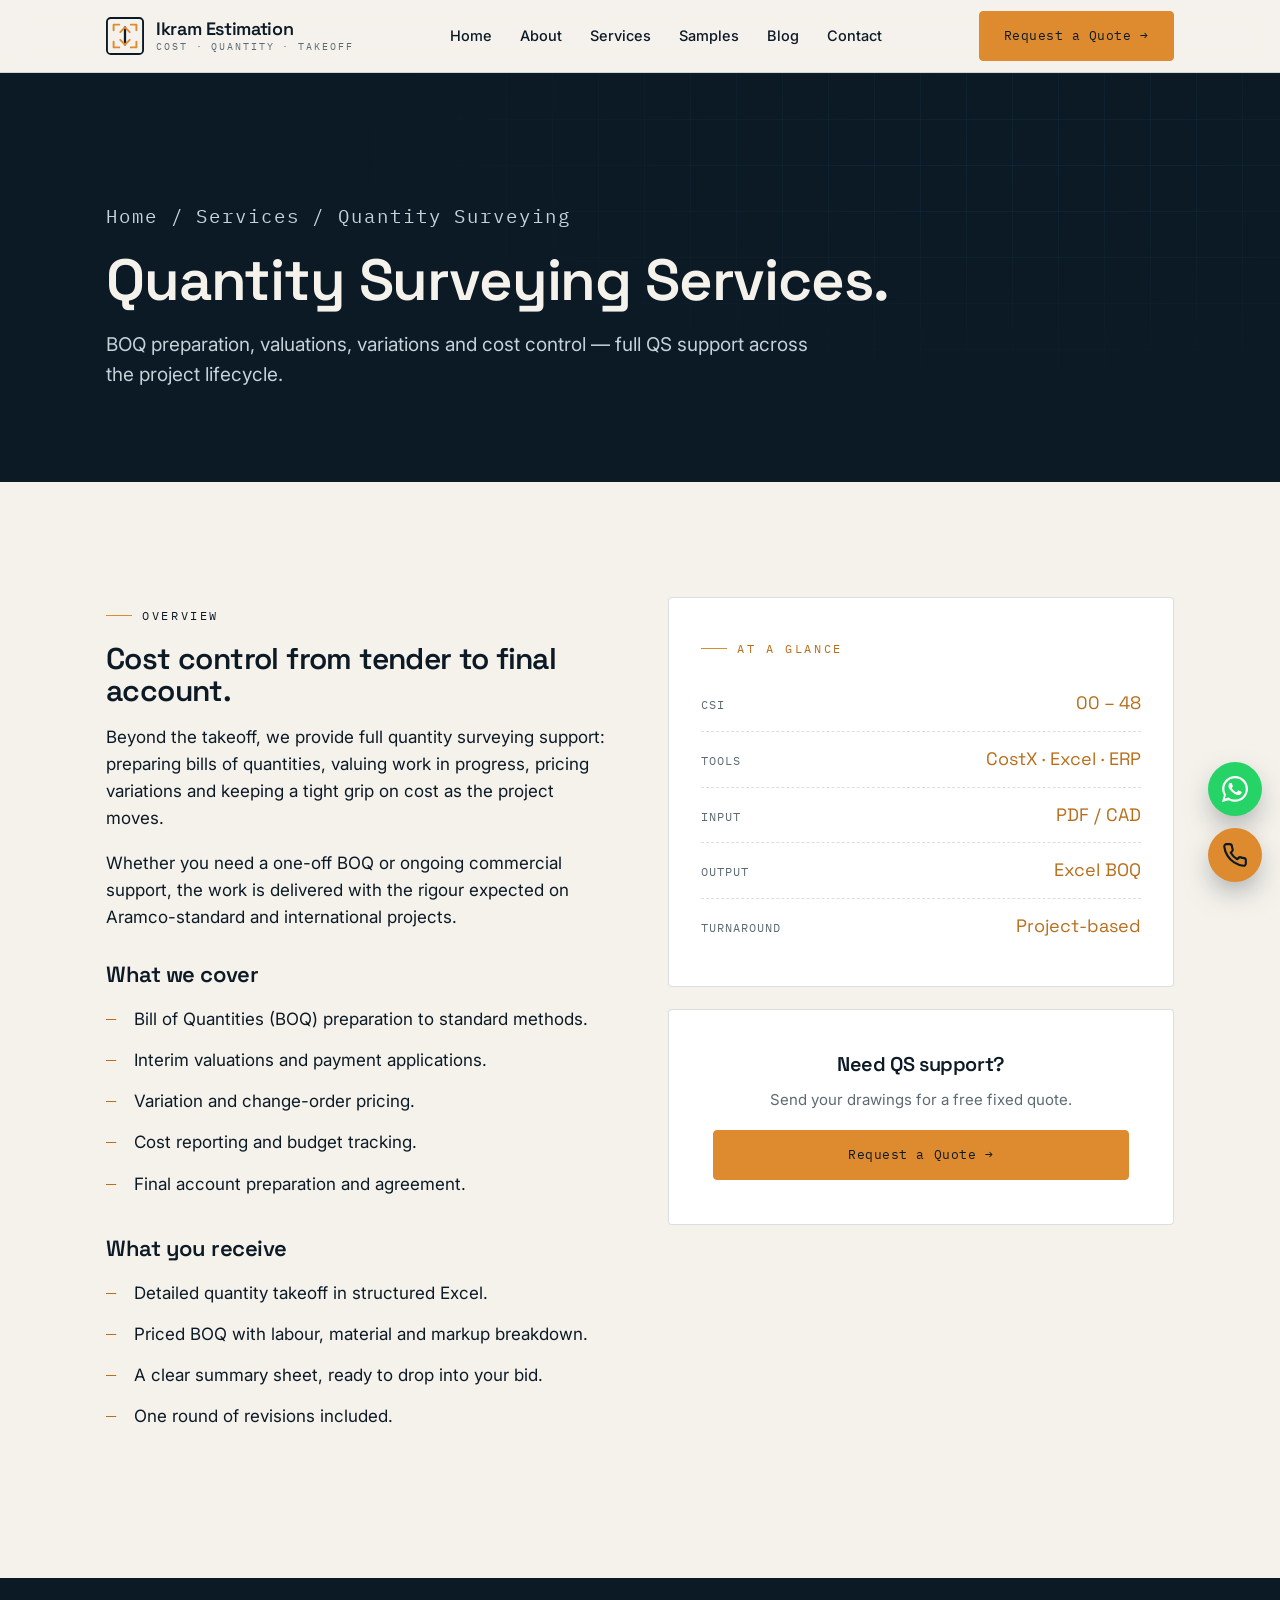
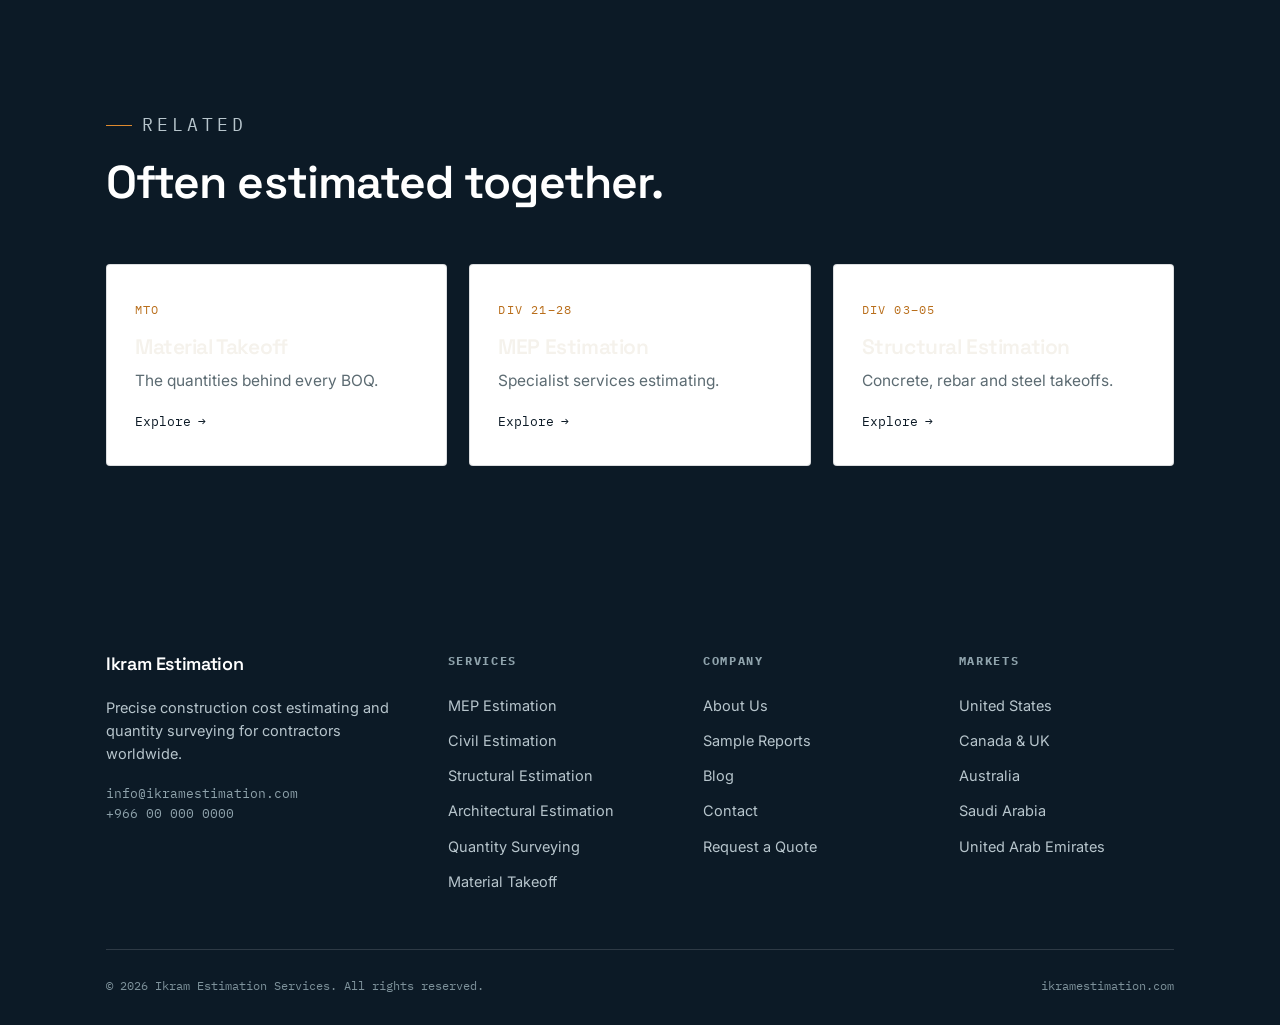
<file: services/quantity-surveying.html>
<!DOCTYPE html>
<html lang="en">
<head>
<meta charset="UTF-8">
<meta name="viewport" content="width=device-width, initial-scale=1.0">
<title>Quantity Surveying Services | BOQ, Valuations &amp; Cost Control</title>
<meta name="description" content="Professional quantity surveying: BOQ preparation, interim valuations, variations and cost control across the project lifecycle for contractors and developers.">
<link rel="canonical" href="https://ikramestimation.com/services/quantity-surveying.html">
<meta name="robots" content="index, follow">
<meta property="og:type" content="website">
<meta property="og:title" content="Quantity Surveying Services | BOQ, Valuations &amp; Cost Control">
<meta property="og:description" content="Professional quantity surveying: BOQ preparation, interim valuations, variations and cost control across the project lifecycle for contractors and developers.">
<meta property="og:url" content="https://ikramestimation.com/services/quantity-surveying.html">
<meta property="og:image" content="https://ikramestimation.com/assets/og-image.png">
<meta name="twitter:card" content="summary_large_image">
<link rel="preconnect" href="https://fonts.googleapis.com">
<link rel="preconnect" href="https://fonts.gstatic.com" crossorigin>
<link href="https://fonts.googleapis.com/css2?family=Space+Grotesk:wght@400;500;600;700&family=Inter:wght@400;500;600&family=IBM+Plex+Mono:wght@400;500&display=swap" rel="stylesheet">
<link rel="stylesheet" href="../css/style.css">
<link rel="icon" href="../assets/favicon.svg" type="image/svg+xml">
</head>
<body>
<header class="site-head">
  <div class="container head-row">
    <a class="brand" href="../index.html" aria-label="Ikram Estimation Services home">
      <svg class="brand-mark" viewBox="0 0 40 40" fill="none" aria-hidden="true">
        <rect x="1" y="1" width="38" height="38" rx="4" stroke="#0C1A26" stroke-width="2"/>
        <path d="M8 8h6M8 8v6M32 8h-6M32 8v6M8 32h6M8 32v-6M32 32h-6M32 32v-6" stroke="#DE8A2E" stroke-width="2" stroke-linecap="round"/>
        <path d="M20 11v18" stroke="#0C1A26" stroke-width="2.4" stroke-linecap="round"/>
        <path d="M15 16l5-5 5 5M15 24l5 5 5-5" stroke="#DE8A2E" stroke-width="2" stroke-linecap="round" stroke-linejoin="round"/>
      </svg>
      <span class="brand-name">Ikram Estimation<span>COST &middot; QUANTITY &middot; TAKEOFF</span></span>
    </a>
    <nav class="nav" aria-label="Primary">
      <a href="../index.html">Home</a>
      <a href="../about.html">About</a>
      <div class="has-sub">
        <a href="../services.html">Services</a>
        <div class="submenu">
          <a href="../services/mep-estimation.html"><span class="num">21&ndash;28</span> MEP Estimation</a>
          <a href="../services/civil-estimation.html"><span class="num">31&ndash;33</span> Civil Estimation</a>
          <a href="../services/structural-estimation.html"><span class="num">03&ndash;05</span> Structural Estimation</a>
          <a href="../services/architectural-estimation.html"><span class="num">06&ndash;10</span> Architectural Estimation</a>
          <a href="../services/quantity-surveying.html"><span class="num">QS</span> Quantity Surveying</a>
          <a href="../services/material-takeoff.html"><span class="num">MTO</span> Material Takeoff</a>
        </div>
      </div>
      <a href="../samples.html">Samples</a>
      <a href="../blog.html">Blog</a>
      <a href="../contact.html">Contact</a>
    </nav>
    <div class="head-cta">
      <a class="btn btn--accent" href="../contact.html">Request a Quote <span class="arw">&rarr;</span></a>
      <button class="menu-btn" aria-label="Open menu" aria-expanded="false"><span></span></button>
    </div>
  </div>
</header>
<section class="page-head">
  <div class="container">
    <p class="crumb"><a href="../index.html">Home</a> / <a href="../services.html">Services</a> / Quantity Surveying</p>
    <h1>Quantity Surveying Services.</h1>
    <p>BOQ preparation, valuations, variations and cost control — full QS support across the project lifecycle.</p>
  </div>
</section>

<section class="section section--paper">
  <div class="container">
    <div class="split" style="align-items:flex-start">
      <div class="prose">
        <p class="eyebrow">Overview</p>
        <h2 style="margin-top:0">Cost control from tender to final account.</h2>
        <p>Beyond the takeoff, we provide full quantity surveying support: preparing bills of quantities, valuing work in progress, pricing variations and keeping a tight grip on cost as the project moves.</p>
        <p>Whether you need a one-off BOQ or ongoing commercial support, the work is delivered with the rigour expected on Aramco-standard and international projects.</p>
        <h3>What we cover</h3>
        <ul><li>Bill of Quantities (BOQ) preparation to standard methods.</li><li>Interim valuations and payment applications.</li><li>Variation and change-order pricing.</li><li>Cost reporting and budget tracking.</li><li>Final account preparation and agreement.</li></ul>
        <h3>What you receive</h3>
        <ul>
          <li>Detailed quantity takeoff in structured Excel.</li>
          <li>Priced BOQ with labour, material and markup breakdown.</li>
          <li>A clear summary sheet, ready to drop into your bid.</li>
          <li>One round of revisions included.</li>
        </ul>
      </div>
      <div>
        <div class="panel" style="margin-bottom:22px">
          <p class="eyebrow">At a glance</p>
          <div class="draw-row"><span class="k">CSI</span><span class="v">00 &ndash; 48</span></div>
          <div class="draw-row"><span class="k">TOOLS</span><span class="v">CostX &middot; Excel &middot; ERP</span></div>
          <div class="draw-row"><span class="k">INPUT</span><span class="v">PDF / CAD</span></div>
          <div class="draw-row"><span class="k">OUTPUT</span><span class="v">Excel BOQ</span></div>
          <div class="draw-row"><span class="k">TURNAROUND</span><span class="v">Project-based</span></div>
        </div>
        <div class="form-wrap" style="text-align:center">
          <h3 style="margin:0 0 12px">Need QS support?</h3>
          <p style="color:var(--steel);font-size:15px;margin:0 0 18px">Send your drawings for a free fixed quote.</p>
          <a class="btn btn--accent" href="../contact.html" style="width:100%;justify-content:center">Request a Quote <span class="arw">&rarr;</span></a>
        </div>
      </div>
    </div>
  </div>
</section>

<section class="section section--ink">
  <div class="container">
    <div class="section-head"><p class="eyebrow on-dark">Related</p><h2 style="color:#fff">Often estimated together.</h2></div>
    <div class="grid-3"><a class="card reveal" href="material-takeoff.html"><span class="idx">MTO</span><h3>Material Takeoff</h3><p>The quantities behind every BOQ.</p><span class="lk">Explore <span class="arw">&rarr;</span></span></a><a class="card reveal" href="mep-estimation.html"><span class="idx">DIV 21&ndash;28</span><h3>MEP Estimation</h3><p>Specialist services estimating.</p><span class="lk">Explore <span class="arw">&rarr;</span></span></a><a class="card reveal" href="structural-estimation.html"><span class="idx">DIV 03&ndash;05</span><h3>Structural Estimation</h3><p>Concrete, rebar and steel takeoffs.</p><span class="lk">Explore <span class="arw">&rarr;</span></span></a></div>
  </div>
</section><footer class="site-foot">
  <div class="container">
    <div class="foot-grid">
      <div class="foot-brand">
        <span class="brand-name" style="font-family:var(--f-display);font-weight:600;font-size:18px">Ikram Estimation</span>
        <p>Precise construction cost estimating and quantity surveying for contractors worldwide.</p>
        <p style="font-family:var(--f-mono);font-size:12.5px;color:#8FA3AC">info@ikramestimation.com<br>+966 00 000 0000</p>
      </div>
      <div><h5>Services</h5>
        <a href="../services/mep-estimation.html">MEP Estimation</a>
        <a href="../services/civil-estimation.html">Civil Estimation</a>
        <a href="../services/structural-estimation.html">Structural Estimation</a>
        <a href="../services/architectural-estimation.html">Architectural Estimation</a>
        <a href="../services/quantity-surveying.html">Quantity Surveying</a>
        <a href="../services/material-takeoff.html">Material Takeoff</a>
      </div>
      <div><h5>Company</h5>
        <a href="../about.html">About Us</a>
        <a href="../samples.html">Sample Reports</a>
        <a href="../blog.html">Blog</a>
        <a href="../contact.html">Contact</a>
        <a href="../contact.html">Request a Quote</a>
      </div>
      <div><h5>Markets</h5>
        <a href="../services.html">United States</a>
        <a href="../services.html">Canada &amp; UK</a>
        <a href="../services.html">Australia</a>
        <a href="../services.html">Saudi Arabia</a>
        <a href="../services.html">United Arab Emirates</a>
      </div>
    </div>
    <div class="foot-bottom">
      <span>&copy; <span data-year>2026</span> Ikram Estimation Services. All rights reserved.</span>
      <span>ikramestimation.com</span>
    </div>
  </div>
</footer>
<div class="floaters">
  <a class="fab fab--wa" href="https://wa.me/966000000000" target="_blank" rel="noopener" aria-label="Chat on WhatsApp">
    <svg viewBox="0 0 24 24" fill="currentColor"><path d="M.057 24l1.687-6.163a11.867 11.867 0 01-1.587-5.945C.16 5.335 5.495 0 12.05 0a11.82 11.82 0 018.413 3.488 11.82 11.82 0 013.48 8.414c-.003 6.557-5.338 11.892-11.893 11.892a11.9 11.9 0 01-5.688-1.448L.057 24zm6.597-3.807c1.676.995 3.276 1.591 5.392 1.592 5.448 0 9.886-4.434 9.889-9.885.002-5.462-4.415-9.89-9.881-9.892-5.452 0-9.887 4.434-9.889 9.884a9.86 9.86 0 001.51 5.26l-.999 3.648 3.728-.978zm11.387-5.464c-.074-.124-.272-.198-.57-.347-.297-.149-1.758-.868-2.031-.967-.272-.099-.47-.149-.669.149-.198.297-.768.967-.941 1.165-.173.198-.347.223-.644.074-.297-.149-1.255-.462-2.39-1.475-.883-.788-1.48-1.761-1.653-2.059-.173-.297-.018-.458.13-.606.134-.133.297-.347.446-.521.151-.172.2-.296.3-.495.099-.198.05-.372-.025-.521-.075-.148-.669-1.611-.916-2.206-.242-.579-.487-.501-.669-.51l-.57-.01c-.198 0-.52.074-.792.372s-1.04 1.016-1.04 2.479 1.065 2.876 1.213 3.074c.149.198 2.095 3.2 5.076 4.487.709.306 1.263.489 1.694.626.712.226 1.36.194 1.872.118.571-.085 1.758-.719 2.006-1.413.248-.695.248-1.29.173-1.414z"/></svg>
  </a>
  <a class="fab fab--call" href="tel:+966000000000" aria-label="Call now">
    <svg viewBox="0 0 24 24" fill="none" stroke="currentColor" stroke-width="2"><path d="M22 16.92v3a2 2 0 01-2.18 2 19.79 19.79 0 01-8.63-3.07 19.5 19.5 0 01-6-6 19.79 19.79 0 01-3.07-8.67A2 2 0 014.11 2h3a2 2 0 012 1.72c.13.96.36 1.9.7 2.81a2 2 0 01-.45 2.11L8.09 9.91a16 16 0 006 6l1.27-1.27a2 2 0 012.11-.45c.91.34 1.85.57 2.81.7A2 2 0 0122 16.92z" stroke-linecap="round" stroke-linejoin="round"/></svg>
  </a>
</div>
<script src="../js/main.js"></script>
</body>
</html>
</file>
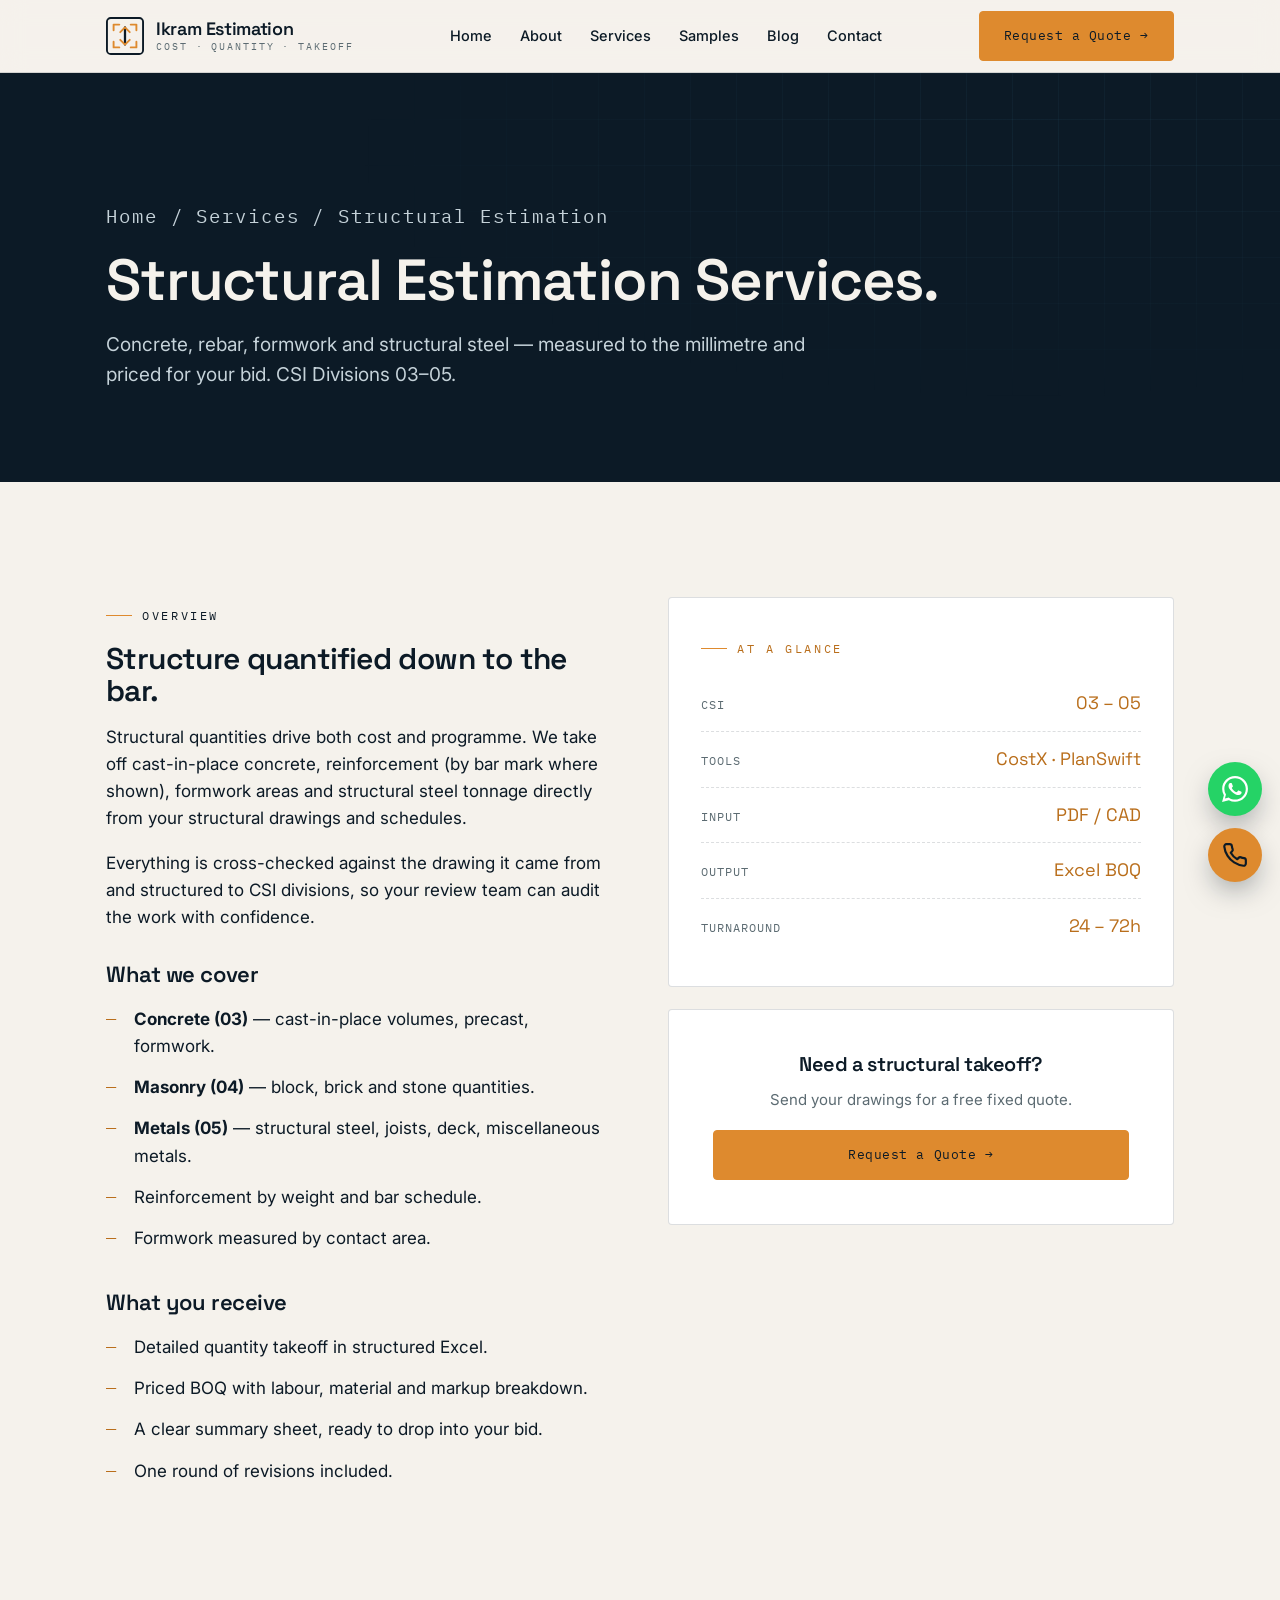
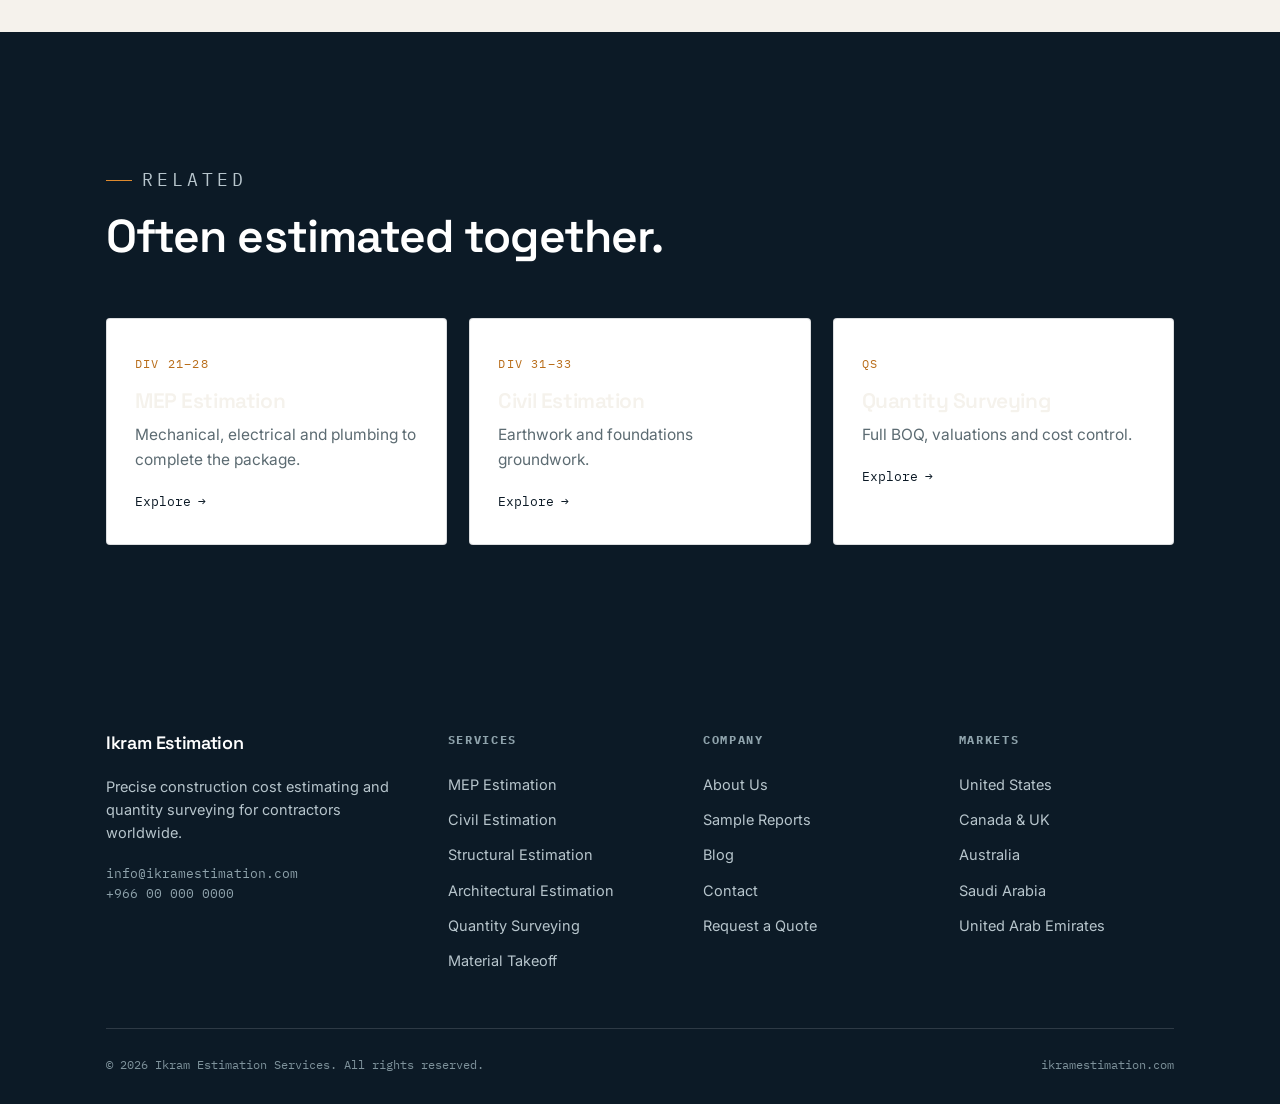
<file: services/structural-estimation.html>
<!DOCTYPE html>
<html lang="en">
<head>
<meta charset="UTF-8">
<meta name="viewport" content="width=device-width, initial-scale=1.0">
<title>Structural Estimation Services | Concrete, Rebar &amp; Steel Takeoff</title>
<meta name="description" content="Structural estimation for concrete, rebar, formwork and structural steel. Precise quantities measured to the millimetre. CSI Divisions 03-05.">
<link rel="canonical" href="https://ikramestimation.com/services/structural-estimation.html">
<meta name="robots" content="index, follow">
<meta property="og:type" content="website">
<meta property="og:title" content="Structural Estimation Services | Concrete, Rebar &amp; Steel Takeoff">
<meta property="og:description" content="Structural estimation for concrete, rebar, formwork and structural steel. Precise quantities measured to the millimetre. CSI Divisions 03-05.">
<meta property="og:url" content="https://ikramestimation.com/services/structural-estimation.html">
<meta property="og:image" content="https://ikramestimation.com/assets/og-image.png">
<meta name="twitter:card" content="summary_large_image">
<link rel="preconnect" href="https://fonts.googleapis.com">
<link rel="preconnect" href="https://fonts.gstatic.com" crossorigin>
<link href="https://fonts.googleapis.com/css2?family=Space+Grotesk:wght@400;500;600;700&family=Inter:wght@400;500;600&family=IBM+Plex+Mono:wght@400;500&display=swap" rel="stylesheet">
<link rel="stylesheet" href="../css/style.css">
<link rel="icon" href="../assets/favicon.svg" type="image/svg+xml">
</head>
<body>
<header class="site-head">
  <div class="container head-row">
    <a class="brand" href="../index.html" aria-label="Ikram Estimation Services home">
      <svg class="brand-mark" viewBox="0 0 40 40" fill="none" aria-hidden="true">
        <rect x="1" y="1" width="38" height="38" rx="4" stroke="#0C1A26" stroke-width="2"/>
        <path d="M8 8h6M8 8v6M32 8h-6M32 8v6M8 32h6M8 32v-6M32 32h-6M32 32v-6" stroke="#DE8A2E" stroke-width="2" stroke-linecap="round"/>
        <path d="M20 11v18" stroke="#0C1A26" stroke-width="2.4" stroke-linecap="round"/>
        <path d="M15 16l5-5 5 5M15 24l5 5 5-5" stroke="#DE8A2E" stroke-width="2" stroke-linecap="round" stroke-linejoin="round"/>
      </svg>
      <span class="brand-name">Ikram Estimation<span>COST &middot; QUANTITY &middot; TAKEOFF</span></span>
    </a>
    <nav class="nav" aria-label="Primary">
      <a href="../index.html">Home</a>
      <a href="../about.html">About</a>
      <div class="has-sub">
        <a href="../services.html">Services</a>
        <div class="submenu">
          <a href="../services/mep-estimation.html"><span class="num">21&ndash;28</span> MEP Estimation</a>
          <a href="../services/civil-estimation.html"><span class="num">31&ndash;33</span> Civil Estimation</a>
          <a href="../services/structural-estimation.html"><span class="num">03&ndash;05</span> Structural Estimation</a>
          <a href="../services/architectural-estimation.html"><span class="num">06&ndash;10</span> Architectural Estimation</a>
          <a href="../services/quantity-surveying.html"><span class="num">QS</span> Quantity Surveying</a>
          <a href="../services/material-takeoff.html"><span class="num">MTO</span> Material Takeoff</a>
        </div>
      </div>
      <a href="../samples.html">Samples</a>
      <a href="../blog.html">Blog</a>
      <a href="../contact.html">Contact</a>
    </nav>
    <div class="head-cta">
      <a class="btn btn--accent" href="../contact.html">Request a Quote <span class="arw">&rarr;</span></a>
      <button class="menu-btn" aria-label="Open menu" aria-expanded="false"><span></span></button>
    </div>
  </div>
</header>
<section class="page-head">
  <div class="container">
    <p class="crumb"><a href="../index.html">Home</a> / <a href="../services.html">Services</a> / Structural Estimation</p>
    <h1>Structural Estimation Services.</h1>
    <p>Concrete, rebar, formwork and structural steel — measured to the millimetre and priced for your bid. CSI Divisions 03&ndash;05.</p>
  </div>
</section>

<section class="section section--paper">
  <div class="container">
    <div class="split" style="align-items:flex-start">
      <div class="prose">
        <p class="eyebrow">Overview</p>
        <h2 style="margin-top:0">Structure quantified down to the bar.</h2>
        <p>Structural quantities drive both cost and programme. We take off cast-in-place concrete, reinforcement (by bar mark where shown), formwork areas and structural steel tonnage directly from your structural drawings and schedules.</p>
        <p>Everything is cross-checked against the drawing it came from and structured to CSI divisions, so your review team can audit the work with confidence.</p>
        <h3>What we cover</h3>
        <ul><li><strong>Concrete (03)</strong> — cast-in-place volumes, precast, formwork.</li><li><strong>Masonry (04)</strong> — block, brick and stone quantities.</li><li><strong>Metals (05)</strong> — structural steel, joists, deck, miscellaneous metals.</li><li>Reinforcement by weight and bar schedule.</li><li>Formwork measured by contact area.</li></ul>
        <h3>What you receive</h3>
        <ul>
          <li>Detailed quantity takeoff in structured Excel.</li>
          <li>Priced BOQ with labour, material and markup breakdown.</li>
          <li>A clear summary sheet, ready to drop into your bid.</li>
          <li>One round of revisions included.</li>
        </ul>
      </div>
      <div>
        <div class="panel" style="margin-bottom:22px">
          <p class="eyebrow">At a glance</p>
          <div class="draw-row"><span class="k">CSI</span><span class="v">03 &ndash; 05</span></div>
          <div class="draw-row"><span class="k">TOOLS</span><span class="v">CostX &middot; PlanSwift</span></div>
          <div class="draw-row"><span class="k">INPUT</span><span class="v">PDF / CAD</span></div>
          <div class="draw-row"><span class="k">OUTPUT</span><span class="v">Excel BOQ</span></div>
          <div class="draw-row"><span class="k">TURNAROUND</span><span class="v">24 &ndash; 72h</span></div>
        </div>
        <div class="form-wrap" style="text-align:center">
          <h3 style="margin:0 0 12px">Need a structural takeoff?</h3>
          <p style="color:var(--steel);font-size:15px;margin:0 0 18px">Send your drawings for a free fixed quote.</p>
          <a class="btn btn--accent" href="../contact.html" style="width:100%;justify-content:center">Request a Quote <span class="arw">&rarr;</span></a>
        </div>
      </div>
    </div>
  </div>
</section>

<section class="section section--ink">
  <div class="container">
    <div class="section-head"><p class="eyebrow on-dark">Related</p><h2 style="color:#fff">Often estimated together.</h2></div>
    <div class="grid-3"><a class="card reveal" href="mep-estimation.html"><span class="idx">DIV 21&ndash;28</span><h3>MEP Estimation</h3><p>Mechanical, electrical and plumbing to complete the package.</p><span class="lk">Explore <span class="arw">&rarr;</span></span></a><a class="card reveal" href="civil-estimation.html"><span class="idx">DIV 31&ndash;33</span><h3>Civil Estimation</h3><p>Earthwork and foundations groundwork.</p><span class="lk">Explore <span class="arw">&rarr;</span></span></a><a class="card reveal" href="quantity-surveying.html"><span class="idx">QS</span><h3>Quantity Surveying</h3><p>Full BOQ, valuations and cost control.</p><span class="lk">Explore <span class="arw">&rarr;</span></span></a></div>
  </div>
</section><footer class="site-foot">
  <div class="container">
    <div class="foot-grid">
      <div class="foot-brand">
        <span class="brand-name" style="font-family:var(--f-display);font-weight:600;font-size:18px">Ikram Estimation</span>
        <p>Precise construction cost estimating and quantity surveying for contractors worldwide.</p>
        <p style="font-family:var(--f-mono);font-size:12.5px;color:#8FA3AC">info@ikramestimation.com<br>+966 00 000 0000</p>
      </div>
      <div><h5>Services</h5>
        <a href="../services/mep-estimation.html">MEP Estimation</a>
        <a href="../services/civil-estimation.html">Civil Estimation</a>
        <a href="../services/structural-estimation.html">Structural Estimation</a>
        <a href="../services/architectural-estimation.html">Architectural Estimation</a>
        <a href="../services/quantity-surveying.html">Quantity Surveying</a>
        <a href="../services/material-takeoff.html">Material Takeoff</a>
      </div>
      <div><h5>Company</h5>
        <a href="../about.html">About Us</a>
        <a href="../samples.html">Sample Reports</a>
        <a href="../blog.html">Blog</a>
        <a href="../contact.html">Contact</a>
        <a href="../contact.html">Request a Quote</a>
      </div>
      <div><h5>Markets</h5>
        <a href="../services.html">United States</a>
        <a href="../services.html">Canada &amp; UK</a>
        <a href="../services.html">Australia</a>
        <a href="../services.html">Saudi Arabia</a>
        <a href="../services.html">United Arab Emirates</a>
      </div>
    </div>
    <div class="foot-bottom">
      <span>&copy; <span data-year>2026</span> Ikram Estimation Services. All rights reserved.</span>
      <span>ikramestimation.com</span>
    </div>
  </div>
</footer>
<div class="floaters">
  <a class="fab fab--wa" href="https://wa.me/966000000000" target="_blank" rel="noopener" aria-label="Chat on WhatsApp">
    <svg viewBox="0 0 24 24" fill="currentColor"><path d="M.057 24l1.687-6.163a11.867 11.867 0 01-1.587-5.945C.16 5.335 5.495 0 12.05 0a11.82 11.82 0 018.413 3.488 11.82 11.82 0 013.48 8.414c-.003 6.557-5.338 11.892-11.893 11.892a11.9 11.9 0 01-5.688-1.448L.057 24zm6.597-3.807c1.676.995 3.276 1.591 5.392 1.592 5.448 0 9.886-4.434 9.889-9.885.002-5.462-4.415-9.89-9.881-9.892-5.452 0-9.887 4.434-9.889 9.884a9.86 9.86 0 001.51 5.26l-.999 3.648 3.728-.978zm11.387-5.464c-.074-.124-.272-.198-.57-.347-.297-.149-1.758-.868-2.031-.967-.272-.099-.47-.149-.669.149-.198.297-.768.967-.941 1.165-.173.198-.347.223-.644.074-.297-.149-1.255-.462-2.39-1.475-.883-.788-1.48-1.761-1.653-2.059-.173-.297-.018-.458.13-.606.134-.133.297-.347.446-.521.151-.172.2-.296.3-.495.099-.198.05-.372-.025-.521-.075-.148-.669-1.611-.916-2.206-.242-.579-.487-.501-.669-.51l-.57-.01c-.198 0-.52.074-.792.372s-1.04 1.016-1.04 2.479 1.065 2.876 1.213 3.074c.149.198 2.095 3.2 5.076 4.487.709.306 1.263.489 1.694.626.712.226 1.36.194 1.872.118.571-.085 1.758-.719 2.006-1.413.248-.695.248-1.29.173-1.414z"/></svg>
  </a>
  <a class="fab fab--call" href="tel:+966000000000" aria-label="Call now">
    <svg viewBox="0 0 24 24" fill="none" stroke="currentColor" stroke-width="2"><path d="M22 16.92v3a2 2 0 01-2.18 2 19.79 19.79 0 01-8.63-3.07 19.5 19.5 0 01-6-6 19.79 19.79 0 01-3.07-8.67A2 2 0 014.11 2h3a2 2 0 012 1.72c.13.96.36 1.9.7 2.81a2 2 0 01-.45 2.11L8.09 9.91a16 16 0 006 6l1.27-1.27a2 2 0 012.11-.45c.91.34 1.85.57 2.81.7A2 2 0 0122 16.92z" stroke-linecap="round" stroke-linejoin="round"/></svg>
  </a>
</div>
<script src="../js/main.js"></script>
</body>
</html>
</file>
<file: css/style.css>
/* =====================================================================
   Ikram Estimation Services — Design System
   Aesthetic: technical drawing / takeoff sheet
   Display: Space Grotesk · Body: Inter · Data/labels: IBM Plex Mono
   ===================================================================== */

:root {
  --ink:        #0C1A26;
  --ink-2:      #102A38;
  --paper:      #F5F2EC;
  --white:      #FFFFFF;
  --accent:     #DE8A2E;   /* refined ochre — surveying / construction */
  --accent-ink: #B96E1B;
  --steel:      #5C6B72;   /* muted body text on paper */
  --blueprint:  #3E7E9C;   /* technical line color on dark */
  --line:       rgba(12,26,38,.14);
  --line-soft:  rgba(12,26,38,.08);
  --line-dark:  rgba(255,255,255,.14);

  --maxw: 1180px;
  --gutter: clamp(20px, 5vw, 56px);
  --r: 4px;

  --f-display: 'Space Grotesk', system-ui, sans-serif;
  --f-body: 'Inter', system-ui, sans-serif;
  --f-mono: 'IBM Plex Mono', ui-monospace, monospace;
}

* { box-sizing: border-box; }
html { scroll-behavior: smooth; -webkit-text-size-adjust: 100%; }
body {
  margin: 0;
  font-family: var(--f-body);
  color: var(--ink);
  background: var(--paper);
  line-height: 1.6;
  font-size: 17px;
  -webkit-font-smoothing: antialiased;
  overflow-x: hidden;
}
img { max-width: 100%; display: block; }
a { color: inherit; text-decoration: none; }

h1,h2,h3,h4 { font-family: var(--f-display); font-weight: 600; line-height: 1.08; letter-spacing: -.02em; margin: 0; }
p { margin: 0 0 1em; }

.container { max-width: var(--maxw); margin: 0 auto; padding-inline: var(--gutter); }

/* ---- monospace technical label (the signature tie to takeoff sheets) ---- */
.eyebrow {
  font-family: var(--f-mono);
  font-size: 12px;
  letter-spacing: .22em;
  text-transform: uppercase;
  color: var(--accent-ink);
  display: inline-flex;
  align-items: center;
  gap: 10px;
  margin: 0 0 18px;
}
.eyebrow::before {
  content: "";
  width: 26px; height: 1px;
  background: var(--accent);
}
.eyebrow.on-dark { color: var(--accent); }

/* ---- buttons ---- */
.btn {
  display: inline-flex; align-items: center; gap: 9px;
  font-family: var(--f-mono);
  font-size: 13px; letter-spacing: .04em;
  padding: 14px 24px;
  border-radius: var(--r);
  border: 1px solid var(--ink);
  background: var(--ink);
  color: var(--paper);
  cursor: pointer;
  transition: transform .15s ease, background .2s ease, color .2s ease;
  white-space: nowrap;
}
.btn:hover { transform: translateY(-2px); background: var(--ink-2); }
.btn--accent { background: var(--accent); border-color: var(--accent); color: var(--ink); }
.btn--accent:hover { background: var(--accent-ink); border-color: var(--accent-ink); color: var(--white); }
.btn--ghost { background: transparent; color: var(--ink); }
.btn--ghost:hover { background: var(--ink); color: var(--paper); }
.btn--ghost.on-dark { color: var(--paper); border-color: rgba(255,255,255,.3); }
.btn--ghost.on-dark:hover { background: var(--paper); color: var(--ink); }
.btn .arw { transition: transform .2s ease; }
.btn:hover .arw { transform: translateX(3px); }

/* ===================== HEADER ===================== */
.site-head {
  position: sticky; top: 0; z-index: 50;
  background: rgba(245,242,236,.86);
  backdrop-filter: blur(12px);
  border-bottom: 1px solid var(--line);
}
.head-row { display: flex; align-items: center; justify-content: space-between; height: 72px; }
.brand { display: flex; align-items: center; gap: 12px; }
.brand-mark { width: 38px; height: 38px; flex: none; }
.brand-name { font-family: var(--f-display); font-weight: 600; font-size: 18px; letter-spacing: -.02em; line-height: 1; }
.brand-name span { display: block; font-family: var(--f-mono); font-size: 9.5px; letter-spacing: .2em; color: var(--steel); margin-top: 4px; font-weight: 400; }

.nav { display: flex; align-items: center; gap: 28px; }
.nav a { font-size: 14.5px; font-weight: 500; position: relative; padding: 4px 0; }
.nav a::after { content:""; position:absolute; left:0; bottom:-2px; width:0; height:1.5px; background: var(--accent); transition: width .2s ease; }
.nav a:hover::after, .nav a.active::after { width: 100%; }
.has-sub { position: relative; }
.submenu {
  position: absolute; top: 100%; left: -16px; min-width: 232px;
  background: var(--white); border: 1px solid var(--line);
  border-radius: var(--r); padding: 8px; margin-top: 10px;
  opacity: 0; visibility: hidden; transform: translateY(6px);
  transition: all .18s ease; box-shadow: 0 18px 40px -22px rgba(12,26,38,.4);
}
.has-sub:hover .submenu { opacity: 1; visibility: visible; transform: translateY(0); }
.submenu a { display: flex; gap: 10px; padding: 9px 12px; border-radius: 3px; font-size: 14px; }
.submenu a::after { display: none; }
.submenu a:hover { background: var(--paper); }
.submenu .num { font-family: var(--f-mono); font-size: 11px; color: var(--accent-ink); }

.head-cta { display: flex; align-items: center; gap: 14px; }
.menu-btn { display: none; background: none; border: 1px solid var(--line); border-radius: var(--r); width: 44px; height: 40px; cursor: pointer; align-items: center; justify-content: center; }
.menu-btn span, .menu-btn span::before, .menu-btn span::after { content:""; display:block; width: 20px; height: 2px; background: var(--ink); position: relative; transition: .2s; }
.menu-btn span::before { position: absolute; top: -6px; }
.menu-btn span::after { position: absolute; top: 6px; }

/* ===================== HERO ===================== */
.hero {
  position: relative;
  background: var(--ink);
  color: var(--paper);
  overflow: hidden;
  padding: clamp(80px, 12vw, 150px) 0 clamp(70px, 9vw, 120px);
}
/* blueprint grid */
.hero::before {
  content:""; position:absolute; inset:0;
  background-image:
    linear-gradient(rgba(62,126,156,.13) 1px, transparent 1px),
    linear-gradient(90deg, rgba(62,126,156,.13) 1px, transparent 1px);
  background-size: 46px 46px;
  mask-image: radial-gradient(ellipse 90% 70% at 75% 30%, #000 30%, transparent 78%);
}
.hero .container { position: relative; z-index: 2; }
.hero-grid { display: grid; grid-template-columns: 1.15fr .85fr; gap: 56px; align-items: center; }
.hero h1 { font-size: clamp(38px, 5.6vw, 68px); letter-spacing: -.035em; }
.hero h1 .hl { color: var(--accent); }
.hero-sub { font-size: clamp(17px, 2vw, 20px); color: #C5D2D9; max-width: 50ch; margin: 24px 0 34px; }
.hero-actions { display: flex; gap: 14px; flex-wrap: wrap; }
.hero-trust { display: flex; gap: 30px; flex-wrap: wrap; margin-top: 44px; padding-top: 26px; border-top: 1px solid var(--line-dark); }
.hero-trust .stat .n { font-family: var(--f-display); font-size: 30px; font-weight: 600; color: var(--white); }
.hero-trust .stat .l { font-family: var(--f-mono); font-size: 11px; letter-spacing: .12em; text-transform: uppercase; color: #8FA3AC; }

/* dimension-line drawing panel (signature element) */
.draw-panel {
  position: relative; border: 1px solid var(--line-dark);
  border-radius: var(--r); padding: 30px 30px 26px;
  background: linear-gradient(160deg, rgba(62,126,156,.10), rgba(255,255,255,.02));
}
.draw-row { display:flex; justify-content: space-between; align-items: baseline; padding: 13px 0; border-bottom: 1px dashed var(--line-dark); }
.draw-row:last-child { border-bottom: 0; }
.draw-row .k { font-family: var(--f-mono); font-size: 12px; letter-spacing: .08em; color: #A9BAC2; }
.draw-row .v { font-family: var(--f-display); font-size: 18px; color: var(--accent); }
.dim {
  position: relative; margin-top: 22px; height: 30px;
  border-top: 1px solid rgba(255,255,255,.25);
}
.dim::before, .dim::after { content:""; position:absolute; top:-5px; width:1px; height:11px; background: rgba(255,255,255,.4); }
.dim::before { left: 0; } .dim::after { right: 0; }
.dim span { position:absolute; top:8px; left:50%; transform:translateX(-50%); font-family: var(--f-mono); font-size: 11px; color:#A9BAC2; letter-spacing:.1em; }

/* ===================== SECTIONS ===================== */
.section { padding: clamp(64px, 9vw, 120px) 0; }
.section--paper { background: var(--paper); }
.section--white { background: var(--white); }
.section--ink { background: var(--ink); color: var(--paper); }
.section-head { max-width: 760px; margin-bottom: 56px; }
.section-head h2 { font-size: clamp(28px, 4vw, 46px); }
.section-head p { color: var(--steel); font-size: 18px; margin-top: 18px; }
.section--ink .section-head p { color: #B7C5CC; }

/* ---- service / feature cards ---- */
.grid-3 { display: grid; grid-template-columns: repeat(3, 1fr); gap: 22px; }
.grid-2 { display: grid; grid-template-columns: repeat(2, 1fr); gap: 22px; }
.card {
  background: var(--white); border: 1px solid var(--line);
  border-radius: var(--r); padding: 30px 28px;
  transition: transform .2s ease, border-color .2s ease, box-shadow .2s ease;
  position: relative;
}
.section--white .card { background: var(--paper); }
.card:hover { transform: translateY(-4px); border-color: var(--accent); box-shadow: 0 22px 48px -30px rgba(12,26,38,.5); }
.card .idx { font-family: var(--f-mono); font-size: 12px; color: var(--accent-ink); letter-spacing: .1em; }
.card h3 { font-size: 21px; margin: 14px 0 10px; }
.card p { color: var(--steel); font-size: 15.5px; margin: 0; }
.card .lk { display:inline-flex; align-items:center; gap:7px; margin-top: 18px; font-family: var(--f-mono); font-size: 12.5px; color: var(--ink); }
.card .lk .arw { transition: transform .2s; }
.card:hover .lk .arw { transform: translateX(4px); }
.card-ico { width: 42px; height: 42px; color: var(--accent); }

/* ---- process steps (real numbered sequence) ---- */
.steps { display: grid; grid-template-columns: repeat(4, 1fr); gap: 0; border: 1px solid var(--line-dark); border-radius: var(--r); overflow:hidden; }
.step { padding: 30px 26px; border-right: 1px solid var(--line-dark); }
.step:last-child { border-right: 0; }
.step .sn { font-family: var(--f-mono); font-size: 13px; color: var(--accent); letter-spacing:.1em; }
.step h4 { font-size: 19px; margin: 14px 0 8px; color: var(--white); }
.step p { color: #A9BAC2; font-size: 14.5px; margin: 0; }

/* ---- CSI division index ---- */
.csi-list { border-top: 1px solid var(--line); }
.csi-row {
  display: grid; grid-template-columns: 92px 1fr auto; gap: 20px; align-items: center;
  padding: 20px 4px; border-bottom: 1px solid var(--line);
  transition: background .15s ease, padding .15s ease;
}
.csi-row:hover { background: var(--white); padding-inline: 16px; }
.csi-row .div-no { font-family: var(--f-mono); font-size: 14px; color: var(--accent-ink); }
.csi-row .div-name { font-family: var(--f-display); font-size: 18px; }
.csi-row .div-name small { display:block; font-family: var(--f-body); font-size: 13.5px; color: var(--steel); font-weight: 400; margin-top: 3px; letter-spacing:0; }
.csi-row .div-act { font-family: var(--f-mono); font-size: 12px; color: var(--steel); }

/* ---- sample download cards ---- */
.dl-grid { display:grid; grid-template-columns: repeat(3,1fr); gap: 22px; }
.dl-card { background: var(--white); border:1px solid var(--line); border-radius: var(--r); padding: 26px; }
.dl-card .tag { font-family: var(--f-mono); font-size: 11px; letter-spacing:.1em; color: var(--accent-ink); text-transform:uppercase; }
.dl-card h3 { font-size: 19px; margin: 12px 0 8px; }
.dl-card p { font-size: 14.5px; color: var(--steel); margin: 0 0 20px; }

/* ---- testimonials ---- */
.quote-card { background: var(--white); border:1px solid var(--line); border-radius: var(--r); padding: 32px; }
.section--ink .quote-card { background: var(--ink-2); border-color: var(--line-dark); }
.quote-card blockquote { font-family: var(--f-display); font-size: 19px; line-height: 1.45; margin: 0 0 22px; letter-spacing:-.01em; }
.section--ink .quote-card blockquote { color: var(--white); }
.quote-card .who { display:flex; align-items:center; gap: 13px; }
.quote-card .av { width: 42px; height:42px; border-radius: 50%; background: var(--accent); color: var(--ink); display:flex; align-items:center; justify-content:center; font-family: var(--f-display); font-weight:600; }
.quote-card .who .nm { font-size: 14px; font-weight: 600; }
.quote-card .who .rl { font-family: var(--f-mono); font-size: 11px; color: var(--steel); }
.section--ink .quote-card .who .rl { color:#8FA3AC; }

/* ---- FAQ ---- */
.faq { border-top: 1px solid var(--line); }
.faq details { border-bottom: 1px solid var(--line); }
.faq summary { list-style:none; cursor:pointer; padding: 22px 0; display:flex; justify-content:space-between; gap:20px; align-items:center; font-family: var(--f-display); font-size: 19px; }
.faq summary::-webkit-details-marker { display:none; }
.faq summary .pm { font-family: var(--f-mono); color: var(--accent-ink); transition: transform .2s; flex:none; }
.faq details[open] summary .pm { transform: rotate(45deg); }
.faq .ans { padding: 0 0 24px; color: var(--steel); max-width: 78ch; }

/* ---- forms ---- */
.form-wrap { background: var(--white); border:1px solid var(--line); border-radius: var(--r); padding: clamp(26px,4vw,44px); }
.field { margin-bottom: 18px; }
.field label { display:block; font-family: var(--f-mono); font-size: 12px; letter-spacing:.08em; text-transform:uppercase; color: var(--steel); margin-bottom: 8px; }
.field label .req { color: var(--accent-ink); }
.field input, .field select, .field textarea {
  width: 100%; font-family: var(--f-body); font-size: 16px;
  padding: 13px 15px; border: 1px solid var(--line); border-radius: var(--r);
  background: var(--paper); color: var(--ink); transition: border-color .15s, box-shadow .15s;
}
.field input:focus, .field select:focus, .field textarea:focus {
  outline: none; border-color: var(--accent); box-shadow: 0 0 0 3px rgba(222,138,46,.18);
}
.field textarea { min-height: 130px; resize: vertical; }
.field-row { display:grid; grid-template-columns: 1fr 1fr; gap: 18px; }
.form-note { font-size: 13px; color: var(--steel); margin-top: 6px; }

/* ===================== FOOTER ===================== */
.site-foot { background: var(--ink); color: #B7C5CC; padding: 70px 0 30px; }
.foot-grid { display:grid; grid-template-columns: 1.4fr 1fr 1fr 1fr; gap: 40px; }
.foot-grid h5 { font-family: var(--f-mono); font-size: 12px; letter-spacing:.14em; text-transform:uppercase; color:#8FA3AC; margin:0 0 18px; }
.foot-grid a { display:block; padding: 6px 0; font-size: 14.5px; color:#B7C5CC; }
.foot-grid a:hover { color: var(--accent); }
.foot-brand .brand-name { color: var(--white); }
.foot-brand p { font-size: 14.5px; max-width: 34ch; margin: 18px 0; }
.foot-bottom { display:flex; justify-content:space-between; flex-wrap:wrap; gap: 14px; margin-top: 50px; padding-top: 26px; border-top: 1px solid var(--line-dark); font-family: var(--f-mono); font-size: 12px; color:#7E929B; }

/* ===================== FLOATING ACTIONS ===================== */
.floaters { position: fixed; right: 18px; bottom: 18px; z-index: 60; display:flex; flex-direction:column; gap: 12px; }
.fab { width: 54px; height: 54px; border-radius: 50%; display:flex; align-items:center; justify-content:center; box-shadow: 0 12px 30px -8px rgba(12,26,38,.5); transition: transform .15s; }
.fab:hover { transform: scale(1.07); }
.fab svg { width: 26px; height: 26px; }
.fab--wa { background: #25D366; color:#fff; }
.fab--call { background: var(--accent); color: var(--ink); }

/* ===================== PAGE HEADER (inner pages) ===================== */
.page-head { background: var(--ink); color: var(--paper); padding: clamp(64px,9vw,110px) 0 clamp(48px,6vw,72px); position:relative; overflow:hidden; }
.page-head::before { content:""; position:absolute; inset:0;
  background-image: linear-gradient(rgba(62,126,156,.1) 1px,transparent 1px), linear-gradient(90deg,rgba(62,126,156,.1) 1px,transparent 1px);
  background-size: 46px 46px; mask-image: radial-gradient(ellipse 70% 80% at 80% 20%, #000, transparent 75%); }
.page-head .container { position:relative; z-index:2; }
.crumb { font-family: var(--f-mono); font-size: 12px; letter-spacing:.1em; color:#8FA3AC; margin-bottom: 18px; }
.crumb a:hover { color: var(--accent); }
.page-head h1 { font-size: clamp(34px,5vw,58px); }
.page-head p { color:#C5D2D9; font-size: 19px; max-width: 60ch; margin-top: 18px; }

/* prose */
.prose { max-width: 72ch; }
.prose h2 { font-size: 30px; margin: 48px 0 16px; }
.prose h3 { font-size: 22px; margin: 32px 0 12px; }
.prose p { color: var(--ink); }
.prose ul { padding-left: 0; list-style: none; margin: 0 0 1.5em; }
.prose ul li { position: relative; padding: 7px 0 7px 28px; color: var(--ink); }
.prose ul li::before { content:"—"; position:absolute; left:0; color: var(--accent-ink); font-family: var(--f-mono); }

/* split feature */
.split { display:grid; grid-template-columns: 1fr 1fr; gap: 56px; align-items:center; }
.split .panel { border:1px solid var(--line); border-radius: var(--r); padding: 32px; background: var(--white); }
.split .panel .draw-row .k { color: var(--steel); }
.split .panel .draw-row .v { color: var(--accent-ink); }
.split .panel .draw-row { border-color: var(--line); }

/* ===================== RESPONSIVE ===================== */
@media (max-width: 980px) {
  .hero-grid, .split { grid-template-columns: 1fr; gap: 40px; }
  .grid-3, .dl-grid { grid-template-columns: 1fr 1fr; }
  .steps { grid-template-columns: 1fr 1fr; }
  .step:nth-child(2) { border-right: 0; }
  .step:nth-child(1), .step:nth-child(2) { border-bottom: 1px solid var(--line-dark); }
  .foot-grid { grid-template-columns: 1fr 1fr; gap: 32px; }
}
@media (max-width: 760px) {
  .nav, .head-cta .btn { display: none; }
  .menu-btn { display: flex; }
  .nav.open {
    display: flex; flex-direction: column; align-items: flex-start; gap: 4px;
    position: absolute; top: 72px; left: 0; right: 0;
    background: var(--paper); border-bottom: 1px solid var(--line);
    padding: 16px var(--gutter) 26px;
  }
  .nav.open a { width: 100%; padding: 12px 0; border-bottom: 1px solid var(--line-soft); }
  .nav.open .has-sub .submenu { position: static; opacity:1; visibility:visible; transform:none; box-shadow:none; border:0; padding: 0 0 8px 14px; background:transparent; }
  .grid-3, .grid-2, .dl-grid, .field-row { grid-template-columns: 1fr; }
  .steps { grid-template-columns: 1fr; }
  .step { border-right: 0 !important; border-bottom: 1px solid var(--line-dark); }
  .step:last-child { border-bottom: 0; }
  .csi-row { grid-template-columns: 64px 1fr; }
  .csi-row .div-act { grid-column: 2; }
  .foot-grid { grid-template-columns: 1fr; }
  body { font-size: 16px; }
}

@media (prefers-reduced-motion: reduce) {
  * { animation: none !important; transition: none !important; scroll-behavior: auto !important; }
}
:focus-visible { outline: 2px solid var(--accent); outline-offset: 3px; }
.reveal { opacity: 0; transform: translateY(18px); }
.reveal.in { opacity: 1; transform: none; transition: opacity .6s ease, transform .6s ease; }
</file>
